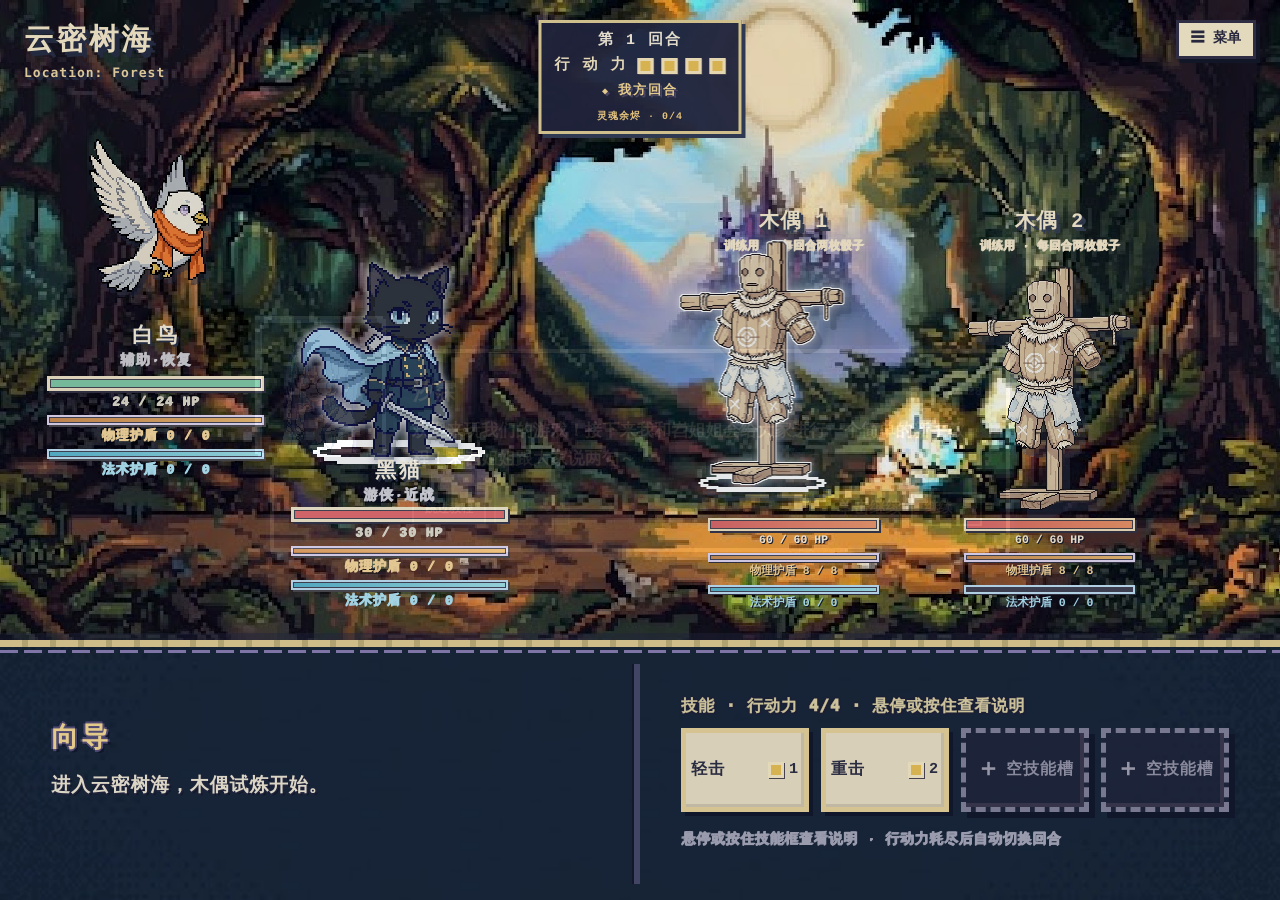
<file: index.html>
<!doctype html>
<html lang="zh-CN">
<head>
  <meta charset="utf-8">
  <meta name="viewport" content="width=device-width, initial-scale=1">
  <meta http-equiv="refresh" content="0;url=Black%20Cat%20and%20White%20Bird.html">
  <title>Black Cat and White Bird</title>
</head>
<body>
  <p><a href="Black%20Cat%20and%20White%20Bird.html">进入《黑猫与白鸟》</a></p>
</body>
</html>
</file>
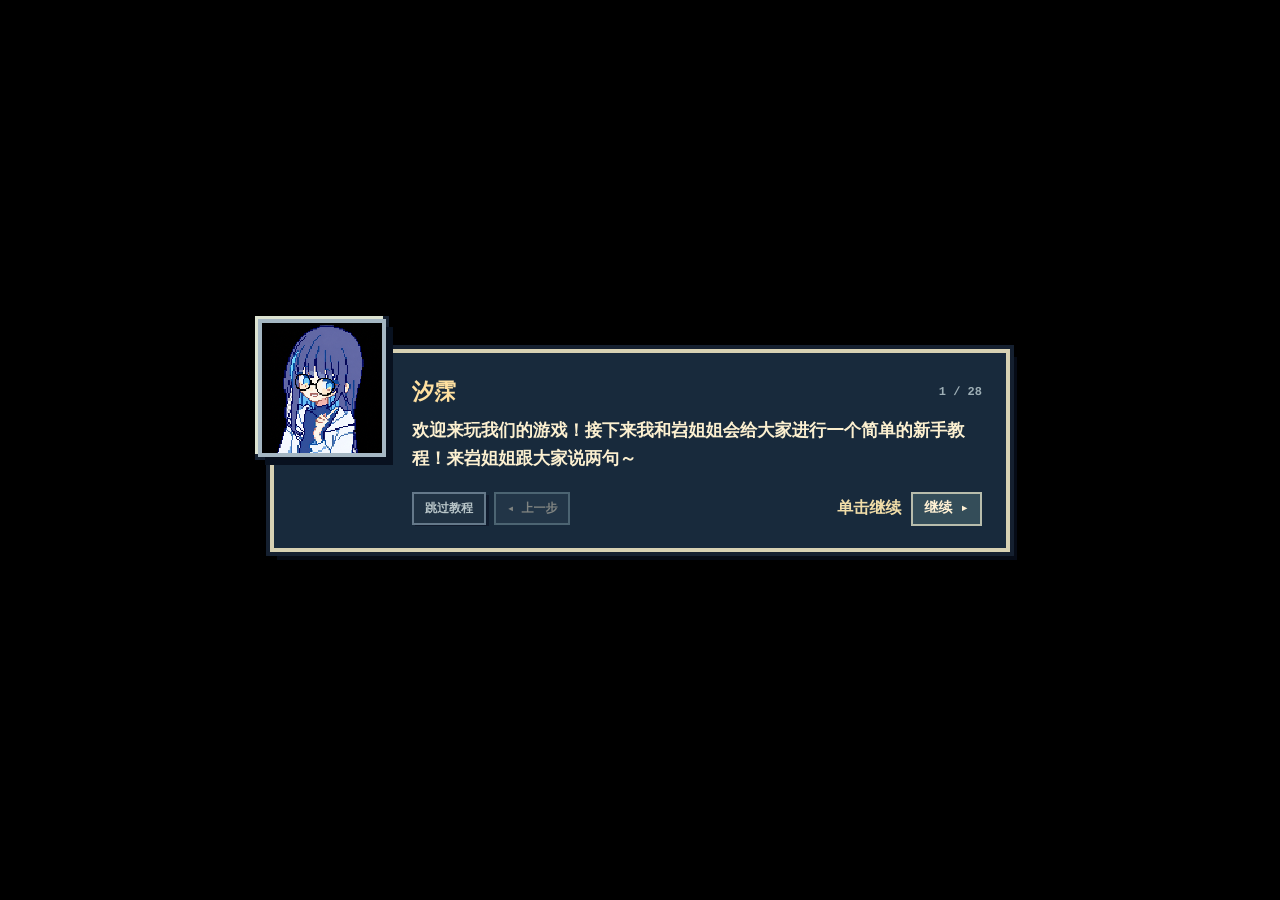
<file: Black Cat and White Bird.html>
<!doctype html>
<html lang="zh-CN">
<head>
<meta charset="utf-8"><meta name="viewport" content="width=device-width,initial-scale=1">
<title>黑猫与白鸟 · 龙息城池</title>
<style>
:root{--ink:#24253d;--cream:#fff8e6;--gold:#f4c66a;--violet:#a99bf2;--red:#ee7477;--sky:#bce8ed;--forest:#466e70;--ground:#8b785f}
*{box-sizing:border-box}html,body{margin:0;width:100%;height:100%;overflow:hidden}body{font-family:"Microsoft YaHei","Noto Sans SC",system-ui,sans-serif;color:var(--cream);background:#17243b}button{font:inherit;color:inherit;cursor:pointer} .game{position:relative;width:100vw;height:100dvh;min-height:540px;overflow:hidden;background:linear-gradient(180deg,#8fbbd5 0%,#c6d8c9 54%,#93806a 54%,#726653 100%);isolation:isolate}
/* layered, blocky forest backdrop */
.sky{position:absolute;inset:0 0 38%;background:linear-gradient(180deg,#9fc7dc,#d7e4ce);z-index:-3}.sun{position:absolute;width:100px;height:100px;right:13%;top:10%;background:#f5df9c;box-shadow:0 0 0 12px #f5df9c35,0 0 0 28px #f5df9c18;image-rendering:pixelated}.cloud{position:absolute;width:110px;height:18px;background:#f2f0d9a8;top:19%;left:32%;box-shadow:16px -13px 0 -3px #f2f0d9a8,34px -13px 0 -3px #f2f0d9a8,50px 0 #f2f0d9a8}.hills{position:absolute;left:-5%;right:-5%;top:33%;height:32%;background:#76968a;clip-path:polygon(0 56%,10% 31%,21% 55%,33% 18%,46% 58%,59% 28%,73% 53%,86% 15%,100% 56%,100% 100%,0 100%);z-index:-2}.hills.back{top:39%;height:27%;background:#9caf8c;opacity:.9;transform:scaleX(-1)}.ground{position:absolute;z-index:-1;left:0;right:0;bottom:0;height:39%;background-color:#908064;background-image:linear-gradient(90deg,transparent 0 48px,#a3927030 48px 52px,transparent 52px),linear-gradient(0deg,transparent 0 48px,#594e4030 48px 52px,transparent 52px);background-size:52px 52px;box-shadow:inset 0 9px #a4937138}.grass{position:absolute;bottom:35%;height:12px;width:28px;background:#668b66;clip-path:polygon(0 100%,10% 30%,25% 100%,42% 0,54% 100%,75% 25%,85% 100%,100% 45%,100% 100%);opacity:.8}
.hud{position:absolute;left:24px;right:24px;top:20px;display:flex;align-items:flex-start;justify-content:space-between;pointer-events:none}.title{color:#fff6df;text-shadow:2px 2px 0 #34415b,4px 4px 0 #34415b;font-weight:900;font-size:clamp(17px,2vw,24px);letter-spacing:2px}.title small{display:block;margin-top:6px;color:#edf2dd;font-size:10px;letter-spacing:2px}.hudright{display:flex;gap:9px;align-items:center;pointer-events:auto}.turn{background:#28334ce8;border:2px solid #e9dfbd;padding:9px 13px;box-shadow:3px 3px 0 #35415d;font-size:12px;font-weight:800;white-space:nowrap}.ap{display:flex;gap:5px;margin-top:6px}.ap i{width:12px;height:12px;background:#f2c85c;border:2px solid #fff3cf;box-shadow:1px 1px #504c58}.ap i.off{background:#555b68;border-color:#93969b}.settings{position:absolute;right:24px;top:78px;z-index:7;color:var(--ink);pointer-events:auto}.settings summary{list-style:none;cursor:pointer;background:#fff7e8;border:2px solid #31334c;padding:7px 10px;font-size:11px;font-weight:800;box-shadow:3px 3px #31334c}.settings summary::-webkit-details-marker{display:none}.settingsbox{width:228px;background:#fff8e8;border:2px solid #31334c;padding:12px;margin-top:5px;box-shadow:4px 4px #31334c}.setting{display:flex;justify-content:space-between;align-items:center;gap:7px;margin:8px 0;font-size:11px}.setting input{width:66px;border:1px solid #c8bd9f;background:white;padding:4px;color:var(--ink)}.settingsbox button{width:100%;color:white;background:#5a527f;border:0;padding:7px;margin-top:5px;font-size:11px;font-weight:700}
.party{position:absolute;left:clamp(15px,4vw,58px);top:50%;transform:translateY(-57%);width:clamp(145px,22vw,265px);display:flex;flex-direction:column;gap:12px;z-index:2}.hero{position:relative;display:flex;align-items:center;gap:8px;padding:8px 9px 7px;background:#29324acb;border:2px solid #e9dfbd;box-shadow:4px 4px 0 #37435c;cursor:pointer;transition:transform .15s,border-color .15s,background .15s}.hero:hover{transform:translateX(5px)}.hero.selected{border-color:#ffe17c;background:#393858ed;box-shadow:0 0 0 2px #f7ce6a,5px 5px #34415b}.hero.down{filter:grayscale(1);opacity:.55}.hero img{width:clamp(78px,12vw,138px);height:clamp(90px,15vw,158px);object-fit:contain;object-position:center bottom;image-rendering:pixelated;filter:drop-shadow(3px 4px #20283c88);flex:none}.hero-info{min-width:0;align-self:flex-start;padding-top:7px}.hero-name{font-size:14px;font-weight:900;text-shadow:1px 2px #171d32}.hero-role{font-size:9px;color:#d6d5dc;margin-top:2px}.hp{width:100%;height:11px;margin-top:9px;background:#424452;border:2px solid #e5dec5;padding:1px}.hp span{display:block;height:100%;width:100%;background:#e66c6e;transition:width .5s;image-rendering:pixelated}.bird .hp span{background:#84d0ad}.hptext{font-size:9px;margin-top:3px;color:#e5e0d1}.selection-mark{font-size:9px;color:#ffe17c;margin-top:7px;white-space:nowrap}
.enemy-wrap{position:absolute;right:clamp(70px,19vw,270px);top:48%;transform:translateY(-50%);width:min(30vw,310px);min-width:200px;text-align:center;z-index:1}.enemy-name{font-size:18px;font-weight:900;text-shadow:2px 2px #384256,4px 4px #384256;letter-spacing:4px}.enemy-sub{font-size:10px;color:#fff2d6;margin:4px 0 7px;text-shadow:1px 1px #333}.enemy-hp{height:17px;width:min(100%,250px);margin:0 auto;background:#4b4a4b;border:3px solid #f7e7c6;padding:1px;box-shadow:3px 3px #4d4c52}.enemy-hp span{height:100%;display:block;width:100%;background:linear-gradient(90deg,#df6869,#f19a6c);transition:width .65s steps(10,end)}.enemy-numbers{font-size:10px;text-shadow:1px 1px #394258;margin-top:4px}.puppet{position:relative;width:clamp(132px,19vw,220px);height:clamp(170px,27vw,290px);margin:15px auto 0;filter:drop-shadow(7px 9px #34415a62);transition:transform .2s}.puppet.hit{animation:hit .34s steps(2,end)}.puppet>img{display:block;width:100%;height:100%;object-fit:contain;image-rendering:pixelated;user-select:none;pointer-events:none}.head{position:absolute;width:44%;height:35%;left:28%;top:5%;background:#bd9a6b;border:8px solid #745d4c;box-shadow:inset 0 0 0 5px #d2b383}.head:before{content:"•   •";white-space:pre;position:absolute;top:36%;left:20%;color:#343248;font-size:24px;font-weight:900;letter-spacing:2px}.head:after{content:"";position:absolute;left:43%;top:71%;width:14%;height:7%;background:#765348}.bodypuppet{position:absolute;left:36%;top:41%;width:28%;height:35%;background:#9b7957;border:6px solid #715743}.arm,.leg{position:absolute;background:#b29269;border:6px solid #715743}.arm.left{width:39%;height:12%;left:2%;top:46%;transform:rotate(19deg)}.arm.right{width:39%;height:12%;right:2%;top:46%;transform:rotate(-19deg)}.leg.left{height:23%;width:13%;left:32%;bottom:0;transform:rotate(4deg)}.leg.right{height:23%;width:13%;right:32%;bottom:0;transform:rotate(-4deg)}.joint{position:absolute;left:46%;top:51%;width:9%;height:9%;background:#725a47;border-radius:50%;z-index:1}.shield-tag{display:none;position:absolute;right:-25px;top:44%;background:#7163af;border:2px solid #eee4c8;padding:5px 7px;font-size:11px;font-weight:800;transform:rotate(7deg);box-shadow:2px 3px #30334a}.shield-tag.on{display:block}
.clickhint{position:absolute;top:26%;left:50%;transform:translateX(-50%);font-size:11px;color:#fff8df;background:#27344d99;padding:7px 12px;border:1px solid #fff2d266;white-space:nowrap;text-shadow:1px 1px #27344d}.dice-wrap{position:absolute;z-index:5;left:59%;top:38%;transform:translate(-50%,-50%);display:none;pointer-events:none}.dice-wrap.show{display:block}.dice{width:66px;height:66px;background:#fff8e6;border:4px solid #35334a;border-radius:9px;box-shadow:6px 7px #41465a;display:grid;place-items:center;color:#4e456d;font-size:38px;font-weight:900;image-rendering:pixelated}.dice.rolling{animation:shake .12s infinite alternate}.dice-caption{font-size:11px;text-align:center;margin-top:9px;color:white;text-shadow:1px 1px 2px #252c42;white-space:nowrap}.float-dmg{position:absolute;z-index:4;right:22%;top:34%;font-size:31px;color:#ff7474;font-weight:1000;text-shadow:2px 2px #fff1ce,4px 4px #493a4d;opacity:0;pointer-events:none}.float-dmg.pop{animation:floatup 1.1s ease-out}
.dialog{position:absolute;z-index:6;bottom:0;left:0;right:0;min-height:195px;padding:16px clamp(16px,4vw,56px) 13px;background:linear-gradient(180deg,#262a42f2,#20243bf7);border-top:4px solid #f1d998;box-shadow:0 -7px 0 #2529436b;display:grid;grid-template-columns:minmax(180px,260px) 1fr;gap:20px}.dialog-left{border-right:1px solid #ffffff2b;padding-right:18px}.speaker{font-size:16px;font-weight:900;color:#ffe39c;text-shadow:2px 2px #584d68}.dialog-text{font-size:12px;line-height:1.7;color:#f7f0df;margin-top:8px;min-height:41px}.dialog-right{display:flex;flex-direction:column;justify-content:space-between;min-width:0}.prompt{font-size:10px;color:#b9bad0;margin:0 0 8px}.skill-buttons{display:flex;flex-wrap:wrap;gap:8px}.skill-btn,.target-btn,.end-btn{border:2px solid #f0dba4;background:#f3e9cf;color:#30324a;padding:9px 12px;min-width:122px;text-align:left;font-size:11px;font-weight:900;box-shadow:3px 3px #131a30;transition:transform .1s,background .1s}.skill-btn:hover,.target-btn:hover,.end-btn:hover{background:#ffe18c;transform:translateY(-2px)}.skill-btn:disabled,.end-btn:disabled{opacity:.4;filter:grayscale(.6);cursor:not-allowed;transform:none}.skill-btn small{display:block;font-size:9px;color:#6c6980;font-weight:500;margin-top:3px}.end-btn{min-width:100px;background:#8272c1;color:white;border-color:#e4d7ff;text-align:center}.skill-btn.magic{border-color:#c8bbff}.skill-btn.heal{border-color:#9dd8b0}.btnrow{display:flex;align-items:center;gap:8px;flex-wrap:wrap}.tinyhint{font-size:9px;color:#aeb0c4;margin-top:7px}.toast{position:absolute;z-index:3;left:50%;top:22%;transform:translateX(-50%);background:#29334add;border:1px solid #fff0c6;padding:9px 15px;font-size:12px;opacity:0;transition:opacity .2s;pointer-events:none;white-space:nowrap}.toast.show{opacity:1}
@keyframes shake{from{transform:rotate(-14deg) scale(.96)}to{transform:rotate(14deg) scale(1.04)}}@keyframes hit{0%,100%{transform:translateX(0);filter:brightness(1)}30%{transform:translateX(-13px);filter:brightness(2)}70%{transform:translateX(9px);filter:brightness(1.5)}}@keyframes floatup{0%{opacity:0;transform:translateY(8px) scale(.7)}20%{opacity:1;transform:translateY(-6px) scale(1.2)}100%{opacity:0;transform:translateY(-56px) scale(1)}}
@media(max-width:700px){.game{min-height:600px}.hud{left:13px;right:13px;top:12px}.title{font-size:16px}.title small{font-size:8px}.turn{font-size:10px;padding:7px}.settings{right:13px;top:70px}.settings summary{font-size:10px;padding:5px 8px}.party{left:9px;top:42%;width:132px;gap:7px}.hero{gap:4px;padding:5px}.hero img{width:70px;height:86px}.hero-info{padding-top:4px}.hero-name{font-size:12px}.hero-role{font-size:8px}.selection-mark{font-size:8px}.hptext{font-size:8px}.enemy-wrap{right:4%;top:42%;width:46%;min-width:140px}.puppet{width:132px;height:170px}.enemy-name{font-size:15px}.enemy-hp{height:14px}.clickhint{top:24%;font-size:9px}.dialog{min-height:220px;padding:12px 13px 10px;grid-template-columns:115px 1fr;gap:11px}.dialog-left{padding-right:10px}.speaker{font-size:13px}.dialog-text{font-size:10px}.skill-btn,.target-btn,.end-btn{min-width:calc(50% - 5px);padding:8px 7px;font-size:10px}.skill-btn small{font-size:8px}.prompt{font-size:9px;margin-bottom:5px}.tinyhint{font-size:8px}.dice-wrap{left:65%;top:32%}.dice{width:55px;height:55px;font-size:32px}.float-dmg{right:7%;top:31%;font-size:25px}}
@media(max-height:650px){.dialog{min-height:160px}.party{top:44%}.hero img{height:100px}.enemy-wrap{top:43%}.puppet{height:185px;width:145px}.clickhint{top:23%}}
/* Pixel portrait UI pass: unframed party sprites, centered action points, split dialogue. */
.hudright{position:absolute;left:50%;top:0;transform:translateX(-50%)}
.turn{display:flex;flex-direction:column;align-items:center;gap:7px;min-width:190px;padding:10px 18px;background:#242943f2;border:3px solid #e9d79f;box-shadow:4px 4px 0 #4a4a5b;font-size:13px}
.ap{align-items:center;gap:9px;margin:0}.ap:before{content:"行 动 力";font-size:16px;font-weight:900;letter-spacing:2px;color:#fff2cf;margin-right:5px}.ap i{width:20px;height:20px;border:3px solid #fff1c7;background:#f2c85c;box-shadow:2px 2px #685c69}.ap i.off{background:#565868;border-color:#aaa9a9}
.party{left:clamp(12px,3vw,46px);top:49%;transform:translateY(-50%);width:clamp(150px,20vw,235px);gap:0}
.hero,.hero.selected,.hero:hover{display:flex;position:relative;flex-direction:column;align-items:center;gap:0;padding:0;background:transparent;border:0;box-shadow:none;transform:none;cursor:pointer}
.hero img{width:clamp(126px,17vw,205px);height:clamp(165px,24vh,228px);object-fit:contain;object-position:center bottom;filter:drop-shadow(3px 5px #24314a77);transition:filter .15s,transform .15s}
.hero:hover img{transform:translateY(-4px)}.hero.selected img{filter:drop-shadow(0 0 8px #fff) drop-shadow(3px 5px #24314a88)}
.hero:after{content:"";position:absolute;left:50%;bottom:71px;width:56%;height:17px;transform:translateX(-50%);border:3px solid #fff;border-radius:50%;box-shadow:0 0 7px 2px #fff9;opacity:0;transition:opacity .15s;pointer-events:none}
.hero.selected:after{opacity:1}.hero.down img{filter:grayscale(1);opacity:.5}.hero-info{align-self:stretch;text-align:center;padding:0 9px 3px;margin-top:-2px}.hero-name{font-size:16px;letter-spacing:2px;text-shadow:2px 2px #29334b}.hero-role{font-size:11px}.hp{height:13px;margin-top:6px;border:2px solid #f6ebcf;background:#454755;box-shadow:2px 2px #343448}.hptext{font-size:11px;font-weight:700;text-shadow:1px 1px #26314b}.selection-mark{display:none}
.enemy-wrap{right:clamp(50px,15vw,220px);top:46%;width:min(28vw,300px);min-width:190px;display:flex;flex-direction:column;align-items:center}
.enemy-name{order:0;font-size:21px;color:#fff4d9;letter-spacing:5px}.enemy-sub{order:1;font-size:11px}.puppet{order:2;margin:5px auto 0;width:clamp(132px,17vw,205px);height:clamp(158px,23vh,220px)}
.enemy-bars{order:3;width:min(100%,250px);margin-top:-1px;position:relative;z-index:2;text-align:center}.enemy-hp{height:15px;width:100%;border:3px solid #f5e6c3;background:#4a4651;padding:1px;box-shadow:3px 3px #4d4c52}.enemy-numbers{font-size:12px;font-weight:800;margin:3px 0 5px}.shield-track{height:10px;border:2px solid #e8defa;background:#454659;padding:1px;box-shadow:2px 2px #4d4c52}.shield-track span{display:block;width:100%;height:100%;background:#a99bf2;transition:width .5s steps(8,end)}.shield-label{font-size:10px;color:#eee6ff;margin-top:3px;text-shadow:1px 1px #333}
.shield-tag{display:none!important}
.dice-wrap{left:50%;top:46%;transform:translate(-50%,-50%)}.dice{width:82px;height:82px;border:4px solid #33314a;border-radius:4px;box-shadow:7px 7px #34364d;font-size:47px;image-rendering:pixelated}.dice-caption{font-size:15px;font-weight:900;text-shadow:2px 2px #252c42}
.dialog{height:var(--dialog-height);min-height:var(--dialog-height);padding:19px clamp(18px,4vw,58px) 16px;grid-template-columns:1fr 1fr;gap:0;background:#242943f5;border-top:5px solid #f1d998;box-shadow:0 -7px 0 #2529436b}
.dialog-left{display:flex;flex-direction:column;justify-content:center;border-right:3px solid #e8d79a70;padding:0 7% 0 0}.speaker{font-size:22px;letter-spacing:2px}.dialog-text{font-size:16px;line-height:1.8;margin-top:12px;min-height:60px}.dialog-right{padding-left:7%;justify-content:center;gap:13px}.prompt{font-size:14px;font-weight:700;color:#e5d9ae;margin:0 0 11px}.skill-buttons{gap:12px}.skill-btn,.target-btn,.end-btn{min-width:160px;min-height:74px;padding:13px 16px;border:3px solid #f0dba4;background:#f3e9cf;color:#30324a;font-size:16px;box-shadow:4px 4px #131a30}.skill-btn small{font-size:12px;margin-top:6px}.skill-btn.magic{border-color:#c8bbff}.skill-btn.heal{border-color:#9dd8b0}.btnrow{margin-top:4px;justify-content:space-between}.tinyhint{font-size:12px;margin:0}.end-btn{min-width:140px;min-height:48px;text-align:center;padding:9px 12px;background:#8272c1;color:white;border-color:#e4d7ff;font-size:14px}
.clickhint{top:22%;font-size:14px;padding:10px 16px;border:2px solid #f4e9c8;background:#28324bdd;box-shadow:3px 3px #41445b}.float-dmg{right:19%;top:31%;font-size:40px;text-shadow:2px 2px #fff1ce,5px 5px #493a4d}
@media(max-width:700px){.hudright{top:48px}.turn{min-width:160px;padding:7px 11px}.ap:before{font-size:13px}.ap i{width:16px;height:16px}.settings{top:116px}.party{top:43%;left:5px;width:126px}.hero img{width:112px;height:clamp(120px,19vh,160px)}.hero:after{bottom:58px;width:65%;height:13px}.hero-name{font-size:13px}.hero-role{font-size:9px}.hp{height:11px;margin-top:4px}.hptext{font-size:9px}.enemy-wrap{top:42%;right:2%;width:46%;min-width:135px}.enemy-name{font-size:16px}.enemy-sub{font-size:9px;margin:2px 0}.puppet{width:120px;height:clamp(130px,19vh,160px);margin-top:4px}.enemy-bars{width:95%}.enemy-hp{height:12px}.enemy-numbers{font-size:10px}.shield-track{height:8px}.shield-label{font-size:9px}.dialog{min-height:230px;padding:12px 12px 10px;grid-template-columns:1fr 1fr}.dialog-left{padding-right:10px}.speaker{font-size:16px}.dialog-text{font-size:12px;min-height:45px;margin-top:6px}.dialog-right{padding-left:10px;gap:7px}.prompt{font-size:11px;margin-bottom:6px}.skill-buttons{gap:6px}.skill-btn,.target-btn{min-width:calc(50% - 4px);min-height:62px;padding:8px 7px;font-size:12px;box-shadow:3px 3px #131a30}.skill-btn small{font-size:9px;margin-top:4px}.btnrow{gap:4px}.tinyhint{font-size:9px;max-width:55%}.end-btn{min-width:94px;min-height:40px;font-size:11px;padding:6px}.clickhint{top:25%;font-size:10px}.dice-wrap{left:50%;top:40%}.dice{width:66px;height:66px;font-size:36px}.dice-caption{font-size:12px}}
@media(max-height:650px) and (min-width:701px){.dialog{min-height:170px}.hero img{height:17vh}.party{top:46%}.hero:after{bottom:67px}.enemy-wrap{top:43%}.puppet{height:17vh}.dice-wrap{top:42%}}
/* Stagger the two unframed allies and give their selection marker a pixel stepped edge. */
.party{inset:0;width:100%;height:100%;left:0;top:0;transform:none;display:block;pointer-events:none}
.hero.cat,.hero.bird{position:absolute;width:clamp(145px,20vw,235px);pointer-events:auto}
.hero.cat{left:clamp(132px,17vw,245px);top:39%}
.hero.bird{left:clamp(8px,3vw,46px);top:12%}
.hero:after{bottom:65px;width:58%;height:15px;border:0;border-radius:0;box-shadow:none;background:radial-gradient(ellipse,transparent 53%,#fff 57%);clip-path:polygon(16% 0,84% 0,84% 14%,94% 14%,94% 28%,100% 28%,100% 72%,94% 72%,94% 86%,84% 86%,84% 100%,16% 100%,16% 86%,6% 86%,6% 72%,0 72%,0 28%,6% 28%,6% 14%,16% 14%);filter:none;image-rendering:pixelated;z-index:0}
.hero.selected:after{opacity:1}
.hero img{position:relative;z-index:1}.hero-info{position:relative;z-index:1}.hero.selected img{filter:drop-shadow(0 0 5px #fff) drop-shadow(3px 5px #24314a88)}
.hero.targetable{cursor:crosshair}.hero.targetable img{animation:targetGlow .55s steps(2,end) infinite alternate}.hero.cannot-heal{opacity:.52;filter:grayscale(.55)}
.party{z-index:auto}.hero,.hero:hover,.hero.down,.hero.cannot-heal{transform:none;filter:none}.hero.down,.hero.cannot-heal{opacity:1}.hero img{z-index:12}.hero-info{z-index:1}.hero.cannot-heal .hero-info{opacity:.28}.hero.down img{opacity:.6;filter:grayscale(1)}
.target-dim{display:none;position:absolute;z-index:8;inset:0;background:rgba(5,8,20,.68);pointer-events:none}.game.heal-select .target-dim{display:block}
.dice-pair{display:flex;justify-content:center;gap:13px}.dice-pair:not(.double) #dice2{display:none}.dice-pair.double .dice{width:72px;height:72px;font-size:41px}
@keyframes targetGlow{from{filter:drop-shadow(0 0 0 #fff)}to{filter:drop-shadow(0 0 9px #fff) brightness(1.12)}}
.turn-status{font-size:14px;letter-spacing:2px;color:#ffe49d;text-shadow:2px 2px #574e70;font-weight:900}.turn-status.enemy{color:#ffaaa4}.turn-status:before{content:"◆ ";font-size:10px}
.turn-banner{position:absolute;z-index:12;inset:0;display:none;align-items:center;justify-content:center;background:#17203970;pointer-events:none}.turn-banner.show{display:flex;animation:bannerFade 1.45s steps(7,end) both}.turn-banner span{padding:19px 36px;background:#282c48;border:5px solid #f0d898;box-shadow:0 0 0 5px #3b3c59,10px 10px 0 #151a30;color:#fff4d4;font-size:clamp(25px,5vw,48px);font-weight:1000;letter-spacing:8px;text-shadow:4px 4px #79649b;clip-path:polygon(5% 0,95% 0,95% 10%,100% 10%,100% 90%,95% 90%,95% 100%,5% 100%,5% 90%,0 90%,0 10%,5% 10%)}
.hero.hit{animation:allyShake .38s steps(2,end)}.hero.hit img{animation:allyFlash .38s steps(2,end)}
@keyframes allyShake{0%,100%{transform:translateX(0)}25%{transform:translateX(-7px)}50%{transform:translateX(5px)}75%{transform:translateX(-3px)}}
@keyframes allyFlash{0%,100%{filter:none}30%,65%{filter:brightness(2.6) grayscale(1)}}
@keyframes bannerFade{0%{opacity:0}12%,75%{opacity:1}100%{opacity:0}}
.dialog{border:0;padding-top:24px;background-color:#242943;background-image:linear-gradient(#ffffff13 2px,transparent 2px),linear-gradient(90deg,#ffffff13 2px,transparent 2px),linear-gradient(180deg,#2c3150,#20243b);background-size:16px 16px,16px 16px,100% 100%;box-shadow:inset 0 5px #f1d998,inset 0 9px #343856,0 -7px 0 #2529436b}
.dialog:before,.dialog:after{content:"";position:absolute;left:0;right:0;height:5px;background:repeating-linear-gradient(90deg,#e8d59a 0 18px,#c7b77f 18px 22px);pointer-events:none}
.dialog:before{top:0}.dialog:after{top:7px;height:2px;background:repeating-linear-gradient(90deg,#8e83ba 0 12px,transparent 12px 16px)}
.dialog-left{border-right:4px solid #4b4e70;box-shadow:inset -2px 0 #151a30}.dialog-right{position:relative}
.speaker{text-shadow:2px 0 #5a527f,-2px 0 #5a527f,0 2px #5a527f,0 -2px #5a527f,3px 3px #131a30}
.skill-btn,.target-btn,.end-btn{border-width:3px;box-shadow:4px 4px 0 #131a30, inset -3px -3px #3d3b55}.skill-btn:active,.target-btn:active,.end-btn:active{transform:translate(2px,2px);box-shadow:2px 2px 0 #131a30}
.skill-btn,.target-btn,.end-btn,.settings summary,.settingsbox button{border-radius:0;outline-offset:2px;image-rendering:pixelated}
.skill-buttons{display:grid;grid-template-columns:repeat(4,minmax(0,1fr));gap:9px;overflow:visible}
.skill-btn,.skill-empty{position:relative;display:flex;align-items:center;justify-content:center;width:100%;min-width:0;height:76px;min-height:76px;padding:7px 5px;text-align:center;font-size:14px;line-height:1.3}
.skill-title{display:block}.skill-btn small{display:none}
.skill-tip{position:absolute;z-index:20;left:50%;bottom:calc(100% + 8px);transform:translate(-50%,4px);width:max-content;max-width:min(280px,75vw);padding:9px 11px;background:#20243b;color:#fff5d8;border:3px solid #f0dba4;box-shadow:4px 4px #131a30;font-size:12px;font-weight:600;line-height:1.5;text-align:left;opacity:0;visibility:hidden;pointer-events:none;transition:opacity .12s,transform .12s}
.skill-btn:hover .skill-tip,.skill-btn:focus-visible .skill-tip,.skill-btn:active .skill-tip{opacity:1;visibility:visible;transform:translate(-50%,0)}
.skill-empty{border:3px dashed #8787a2;background:#252a44a8;color:#9b9bb0;box-shadow:inset 0 0 0 2px #1c2238;font-size:12px}
.skill-empty:before{content:"＋";font-size:19px;color:#aaa9bc;margin-right:5px}
.skill-buttons .restart-btn{background:#8071ba;color:white;text-align:center}
.dialog .tinyhint{font-size:13px;line-height:1.6}
.game{--dialog-height:260px;background:#253037}
.forest-background{position:absolute;z-index:-2;left:0;right:0;top:0;bottom:var(--dialog-height);width:100%;height:calc(100% - var(--dialog-height));object-fit:contain;object-position:center center;image-rendering:pixelated;pointer-events:none}
.sky,.sun,.cloud,.hills,.ground,.grass{display:none}
.title{position:absolute;left:0;right:auto;top:0;text-align:left;color:#fff3d4;text-shadow:3px 3px #293047,5px 5px #293047;font-size:clamp(20px,2.6vw,32px);letter-spacing:3px}
.title small{font-family:ui-monospace,Consolas,monospace;font-size:12px;letter-spacing:1px;color:#f5dfac;text-shadow:2px 2px #293047}
body,button,input,.title,.turn,.turn-status,.hero-name,.hero-role,.hptext,.enemy-name,.enemy-sub,.enemy-numbers,.shield-label,.dialog,.clickhint,.settings,.dice-caption,.prompt,.skill-btn,.skill-empty,.tinyhint{font-family:"Courier New","Microsoft YaHei",monospace;-webkit-font-smoothing:none;text-rendering:geometricPrecision}
.title,.turn,.turn-status,.hero-name,.enemy-name,.speaker,.prompt,.skill-btn,.skill-empty,.settings summary,.settings button{font-weight:900;letter-spacing:.55px}
.hero-role,.hptext,.enemy-sub,.enemy-numbers,.shield-label,.dialog-text,.clickhint,.tinyhint,.skill-tip,.setting{font-weight:700;letter-spacing:.35px;text-shadow:1px 0 currentColor,0 1px currentColor}
@media(max-width:700px){.hero.cat{left:clamp(100px,30vw,185px);top:39%}.hero.bird{left:4px;top:16%}.hero.cat,.hero.bird{width:clamp(116px,34vw,150px)}.hero:after{bottom:62px;width:66%;height:12px}.hero.cat img,.hero.bird img{width:clamp(100px,29vw,124px);height:clamp(120px,19vh,150px)}}
@media(max-width:700px){.game{--dialog-height:238px}.skill-buttons{grid-template-columns:repeat(2,minmax(0,1fr));gap:6px}.skill-btn,.skill-empty{height:54px;min-height:54px;font-size:11px;padding:5px 3px}.skill-tip{font-size:10px;max-width:65vw}.skill-empty{font-size:10px}.dialog .tinyhint{font-size:10px}}
@media(max-height:650px) and (min-width:701px){.hero.cat{top:38%}.hero.bird{top:9%}.hero:after{bottom:61px}}
/* Larger, chunkier pixel presentation across every UI label. */
body,body *{font-family:"Courier New","Microsoft YaHei",monospace;-webkit-font-smoothing:none;font-weight:700}
.title{font-size:clamp(28px,3.4vw,42px);letter-spacing:4px;text-shadow:4px 4px #293047,7px 7px #293047}
.title small{font-size:16px;letter-spacing:2px;text-shadow:2px 2px #293047,3px 3px #293047}
.turn{border-width:4px;box-shadow:6px 6px #35415d;padding:12px 19px;gap:9px}.turn>span:first-child{font-size:17px;letter-spacing:2px}.ap:before{font-size:18px;letter-spacing:3px}.ap{gap:11px}.ap i{width:22px;height:22px;border-width:4px;box-shadow:2px 2px #504c58}.turn-status{font-size:16px;letter-spacing:3px}
.hero-name{font-size:21px;letter-spacing:3px}.hero-role{font-size:14px;letter-spacing:1.5px}.hp{height:15px;border-width:3px}.hptext{font-size:13px;letter-spacing:1px}
.enemy-name{font-size:25px;letter-spacing:6px}.enemy-sub{font-size:14px}.enemy-hp{height:18px;border-width:4px}.enemy-numbers,.shield-label{font-size:13px;letter-spacing:1px}.shield-track{height:12px;border-width:3px}
.dialog{background-size:24px 24px,24px 24px,100% 100%;box-shadow:inset 0 7px #f1d998,inset 0 12px #343856,0 -9px 0 #2529436b}
.dialog:before{height:7px;background:repeating-linear-gradient(90deg,#e8d59a 0 22px,#c7b77f 22px 28px)}.dialog:after{top:10px;height:3px;background:repeating-linear-gradient(90deg,#8e83ba 0 18px,transparent 18px 24px)}
.dialog-left{border-right-width:6px}.speaker{font-size:27px;letter-spacing:3px}.dialog-text{font-size:19px;line-height:1.85;letter-spacing:.8px;text-shadow:2px 0 #242943,0 2px #242943,2px 2px #151a30}
.prompt{font-size:16px;letter-spacing:1px}.skill-buttons{gap:12px}.skill-btn,.skill-empty{height:84px;min-height:84px;border-width:5px;font-size:16px;letter-spacing:1px;box-shadow:6px 6px #131a30,inset -4px -4px #3d3b55}.skill-empty{border-width:5px;letter-spacing:1px}.skill-empty:before{font-size:24px}.skill-tip{border-width:4px;box-shadow:6px 6px #131a30;font-size:15px;padding:12px 15px;letter-spacing:.5px;text-shadow:none}
.dialog .tinyhint{font-size:14px;letter-spacing:.7px}.clickhint{font-size:16px;padding:12px 18px;border-width:4px;box-shadow:5px 5px #41445b}.dice-caption{font-size:17px;letter-spacing:1px}.settings summary{font-size:15px;padding:10px 13px;border-width:4px;box-shadow:5px 5px #31334c}.setting{font-size:14px}.setting input{font-family:monospace;font-size:15px}.settingsbox button{font-size:14px;padding:10px;border:3px solid #d0c5e9;box-shadow:4px 4px #31334c}
@media(max-width:700px){.title{font-size:25px}.title small{font-size:13px}.turn{padding:8px 12px}.turn>span:first-child{font-size:14px}.ap:before{font-size:14px}.ap i{width:18px;height:18px}.turn-status{font-size:13px}.hero-name{font-size:16px}.hero-role{font-size:11px}.hptext{font-size:11px}.enemy-name{font-size:19px}.enemy-sub{font-size:11px}.enemy-numbers,.shield-label{font-size:11px}.dialog-text{font-size:14px;line-height:1.65}.speaker{font-size:20px}.prompt{font-size:12px}.skill-buttons{gap:8px}.skill-btn,.skill-empty{height:64px;min-height:64px;font-size:13px;border-width:4px;box-shadow:4px 4px #131a30,inset -3px -3px #3d3b55}.skill-empty:before{font-size:19px}.skill-tip{font-size:12px;padding:9px 11px;border-width:3px}.dialog .tinyhint{font-size:11px}.clickhint{font-size:12px;padding:9px 12px}.settings summary{font-size:12px}.setting{font-size:12px}}
/* Compact AP, smaller location header, square skill costs, and a focused heal target mode. */
.title{font-size:clamp(21px,2.3vw,30px);letter-spacing:3px;text-shadow:3px 3px #293047,5px 5px #293047}.title small{font-size:13px;letter-spacing:1px}
.turn{min-width:160px;padding:8px 13px;gap:6px;border-width:3px;box-shadow:4px 4px #35415d}.turn>span:first-child{font-size:15px}.ap{gap:8px}.ap:before{font-size:15px;letter-spacing:2px;margin-right:2px}.ap i{width:16px;height:16px;border-width:3px;box-shadow:1px 1px #504c58}.turn-status{font-size:13px;letter-spacing:2px}
.skill-title{display:flex;align-items:center;justify-content:space-between;gap:8px;width:100%}.skill-cost{display:inline-flex;align-items:center;gap:5px;white-space:nowrap;font-size:.95em}.skill-cost i{display:inline-block;width:16px;height:16px;flex:none;background:#f2c85c;border:3px solid #fff3cf;box-shadow:1px 1px #504c58}
@media(max-width:700px){.title{font-size:20px}.title small{font-size:11px}.turn{min-width:143px;padding:6px 9px}.turn>span:first-child{font-size:12px}.ap:before{font-size:12px}.ap i{width:14px;height:14px;border-width:2px}.turn-status{font-size:11px}.skill-cost i{width:13px;height:13px;border-width:2px}}
.hero.cat .hp{margin-top:2px}
.dice-wrap{top:39%}.dice-caption{margin-top:15px}
.damage-pop{position:absolute;z-index:6;top:52%;font-size:31px;line-height:1;color:#f16d72;font-weight:1000;letter-spacing:2px;text-shadow:3px 3px #2a263e,5px 5px #f8e6bd;opacity:0;pointer-events:none;white-space:nowrap}
.damage-hp{left:calc(50% + 88px)}.damage-shield{left:calc(50% - 145px);color:#b9a8ff;text-shadow:3px 3px #2a263e,5px 5px #e7defe}
.damage-pop.pop{animation:floatup 1.15s steps(7,end)}
@media(max-width:700px){.hero.cat .hp{margin-top:1px}.dice-wrap{top:34%}.dice-caption{margin-top:13px}.damage-pop{top:51%;font-size:23px}.damage-hp{left:calc(50% + 42px)}.damage-shield{left:calc(50% - 93px)}}
.damage-pop{top:50%;font-size:40px;padding:6px 11px;background:#171a2feF;border:4px solid currentColor;box-shadow:6px 6px #090e1f;color:#ff626b;-webkit-text-stroke:1px #fff0cc;text-shadow:3px 0 currentColor,-3px 0 currentColor,0 3px currentColor,0 -3px currentColor,5px 5px #090e1f;image-rendering:pixelated}
.damage-shield{color:#c1a9ff;-webkit-text-stroke:1px #f4eaff}
.damage-pop.pop{animation:damageNotice 2.7s steps(5,end) forwards}
@keyframes damageNotice{0%{opacity:0;transform:translateY(8px) scale(.9)}8%{opacity:1;transform:translateY(0) scale(1)}72%{opacity:1;transform:translateY(-10px) scale(1)}100%{opacity:0;transform:translateY(-23px) scale(1)}}
.hp{position:relative}.ally-damage{display:none;position:absolute;z-index:16;left:calc(100% + 8px);top:50%;transform:translateY(-50%);padding:3px 7px;background:#171a2fee;color:#ff626b;border:3px solid #ff626b;box-shadow:4px 4px #090e1f;font:900 26px/1 "Courier New",monospace;letter-spacing:1px;-webkit-text-stroke:.5px #fff0cc;text-shadow:2px 2px #090e1f;white-space:nowrap;pointer-events:none}
.ally-damage.show{display:block;animation:damageNotice 2.7s steps(5,end) forwards}
@media(max-width:700px){.damage-pop{font-size:29px;padding:4px 7px;border-width:3px;box-shadow:4px 4px #090e1f}.ally-damage{left:calc(100% + 3px);font-size:18px;padding:2px 4px;border-width:2px;box-shadow:3px 3px #090e1f}}
/* Updated training dummy portrait: slightly larger while retaining the hit animation. */
.puppet{width:clamp(170px,23vw,275px);height:clamp(220px,31vh,300px)}
@media(max-width:700px){.puppet{width:clamp(145px,37vw,185px);height:clamp(165px,25vh,205px)}}
/* Damage types use separate shields: physical blocks weapon hits, magic blocks enchant damage. */
.shield-track.physical-shield{margin-top:5px}.physical-shield span{background:linear-gradient(90deg,#d39257,#f0c078)}
.shield-track.magic-shield{margin-top:5px;border-color:#c7e9ff}.magic-shield span{background:linear-gradient(90deg,#5bbbd6,#a6e9f1)}
.shield-label.physical-label{color:#ffe0a5}.shield-label.magic-label{color:#b7edff;margin-bottom:4px}
.damage-magic{left:calc(50% - 30px);color:#79def1;-webkit-text-stroke:1px #e9fcff;text-shadow:3px 0 #287e9b,-3px 0 #287e9b,0 3px #287e9b,0 -3px #287e9b,5px 5px #090e1f}
@media(max-width:700px){.damage-magic{left:calc(50% - 20px)}}
/* Cleaner allied damage numbers and crisp pixel style for dice results/calculations. */
.ally-damage{padding:0!important;background:transparent!important;border:0!important;box-shadow:none!important;font-family:monospace!important;font-size:clamp(20px,2vw,27px)!important;font-weight:1000!important;letter-spacing:1px;-webkit-text-stroke:0!important;text-shadow:2px 2px #171a2f,0 0 4px #171a2f!important}
.hero.cat .ally-damage{color:#e66c6e!important}.hero.bird .ally-damage{color:#84d0ad!important}
.ally-damage.show{animation:allyDamageFloat 2.15s cubic-bezier(.16,.72,.24,1) forwards!important}
@keyframes allyDamageFloat{0%{opacity:0;transform:translateY(calc(-50% + 8px)) scale(.82)}12%{opacity:1;transform:translateY(-50%) scale(1.08)}24%{transform:translateY(calc(-50% - 2px)) scale(1)}82%{opacity:1;transform:translateY(calc(-50% - 12px)) scale(1)}100%{opacity:0;transform:translateY(calc(-50% - 21px)) scale(.98)}}
.dice,.dice-caption,#prompt,#dialogText{font-family:monospace!important;-webkit-font-smoothing:none!important;text-rendering:geometricPrecision!important}
.dice{font-weight:1000!important;color:#342e50!important;text-shadow:2px 0 #d6c9a8,-2px 0 #d6c9a8,0 2px #d6c9a8,0 -2px #d6c9a8,3px 3px #817b91!important}
.dice-caption,#prompt{font-weight:1000!important;letter-spacing:1px!important;text-shadow:2px 0 #20243c, -2px 0 #20243c,0 2px #20243c,0 -2px #20243c,2px 2px #20243c!important;-webkit-text-stroke:.25px currentColor}
@media(max-width:700px){.ally-damage{font-size:18px!important}.dice-caption,#prompt{letter-spacing:.5px!important}}
/* Remove the badge backing from enemy damage numbers. */
.damage-pop{background:transparent!important;border:0!important;box-shadow:none!important;padding:0!important}
/* Match floating shield damage numbers to the corresponding shield bars. */
.damage-shield{color:#f0c078!important;-webkit-text-stroke:1px #fff0d0!important;text-shadow:2px 2px #352b26,0 0 5px #352b26!important}
.damage-magic{color:#a6e9f1!important;-webkit-text-stroke:1px #e9fcff!important;text-shadow:2px 2px #174958,0 0 5px #174958!important}
/* Smooth continuous float for enemy HP and both shield damage numbers. */
.damage-pop.pop{animation:enemyDamageFloat 2.2s cubic-bezier(.18,.68,.28,1) forwards!important}
@keyframes enemyDamageFloat{0%{opacity:0;transform:translateY(12px) scale(.82)}10%{opacity:1;transform:translateY(0) scale(1.08)}22%{transform:translateY(-3px) scale(1)}82%{opacity:1;transform:translateY(-22px) scale(1)}100%{opacity:0;transform:translateY(-34px) scale(.98)}}
/* Restore the crisp pixel UI panels and fill the full scene area with the forest art. */
.forest-background{object-fit:cover!important;object-position:center center!important}
.sky,.sun,.cloud,.hills,.ground,.grass{display:none!important}
.dialog{background:#17263c url("assets/dialog-panel.png") center center/cover no-repeat!important;border:0!important;box-shadow:inset 0 5px #d9c79a,0 -7px 0 #2529436b!important}
.dialog:before,.dialog:after{display:block!important;content:"";position:absolute;left:0;right:0;pointer-events:none;height:7px;background:repeating-linear-gradient(90deg,#e8d59a 0 22px,#c7b77f 22px 28px)}
.dialog:before{top:0}.dialog:after{top:10px;height:3px;background:repeating-linear-gradient(90deg,#8e83ba 0 18px,transparent 18px 24px)}

/* Soul Ember reward, companion emblem, and allied physical shields. */
.dice.d4{clip-path:polygon(50% 0,96% 86%,4% 86%);border-radius:0!important;background:#f3dfb2!important;padding-bottom:5px;box-shadow:5px 6px #41465a!important}
.ember-meter{position:relative;margin-top:4px;font-size:10px;color:#ffd98c;letter-spacing:1px;text-shadow:1px 1px #252943;white-space:nowrap;cursor:help}
.ember-meter:after{content:attr(data-tip);display:none;position:absolute;z-index:60;top:100%;left:50%;transform:translateX(-50%);width:min(330px,82vw);padding:9px 11px;background:#17263c;border:2px solid #e9d69d;box-shadow:3px 3px #101729;color:#fff2ce;text-shadow:none;white-space:normal;line-height:1.55;text-align:left;letter-spacing:0}
.ember-meter:hover:after,.ember-meter:focus:after{display:block}
.ally-shield{position:relative;height:8px;width:100%;margin-top:3px;background:#343e50;border:1px solid #e9dfbd;overflow:visible}
.ally-shield i{display:block;height:100%;width:0;background:linear-gradient(90deg,#d39257,#f0c078);transition:width .35s ease}
.ally-shield b{position:absolute;left:calc(100% + 4px);top:-5px;font-size:8px;color:#ffe0a5;white-space:nowrap;text-shadow:1px 1px #151a30}
.acquired-hero{display:none;position:absolute;z-index:5;right:clamp(12px,2vw,30px);top:43%;width:64px;padding:6px 4px;background:#273149e8;border:3px solid #e8d59a;box-shadow:4px 4px #11182c;text-align:center;color:#fff0c3;cursor:help}
.acquired-hero.unlocked{display:flex;flex-direction:column;align-items:center;gap:4px}.acquired-hero>b{font-size:10px;letter-spacing:1px}
.tanuki-stamp{display:grid;place-items:center;width:40px;height:42px;background:#a98257;border:3px solid #493a34;box-shadow:inset 0 0 0 2px #e0bd7c;color:#fff1cb;font-size:22px;font-weight:1000;text-shadow:2px 2px #493a34;image-rendering:pixelated}
.hero-tip{display:none;position:absolute;right:calc(100% + 10px);top:0;width:225px;padding:10px;background:#202943;border:3px solid #e8d59a;box-shadow:4px 4px #11182c;color:#fff0d0;font-size:11px;line-height:1.7;text-align:left;z-index:20}
.acquired-hero:hover .hero-tip,.acquired-hero:focus-within .hero-tip{display:block}
.mark-tag{display:none;position:absolute;top:20%;left:50%;transform:translateX(-50%);z-index:3;padding:4px 10px;background:#a64f59;border:3px solid #ffe0a5;color:#fff1cf;font-size:13px;box-shadow:3px 3px #342635;letter-spacing:2px;white-space:nowrap;animation:markPulse .9s steps(2,end) infinite alternate}
.mark-tag.on{display:block}@keyframes markPulse{to{transform:translateX(-50%) translateY(-3px);filter:brightness(1.25)}}
.ember-overlay{display:none;position:absolute;inset:0;z-index:30;align-items:center;justify-content:center;padding:24px;background:#050914e8;backdrop-filter:brightness(.38)}
.ember-overlay.show{display:flex;animation:emberFade .25s ease-out}@keyframes emberFade{from{opacity:0}to{opacity:1}}
.ember-card{display:grid;grid-template-columns:minmax(130px,220px) minmax(300px,620px);gap:24px;width:min(880px,94vw);max-height:88vh;overflow:auto;padding:20px;background:linear-gradient(135deg,#26324a,#172137);border:5px solid #e9d69d;box-shadow:0 0 0 6px #141a2b,10px 10px #0a1020;color:#f9edcf}
.ember-portrait{display:flex;flex-direction:column;align-items:center;justify-content:center;gap:10px;border-right:3px solid #d9c69566;padding-right:18px}.tanuki-stamp.large{width:min(160px,20vw);height:min(175px,24vh);font-size:clamp(58px,9vw,100px);border-width:6px;box-shadow:inset 0 0 0 5px #e0bd7c,8px 8px #11182c}.ember-portrait small{font-size:12px;letter-spacing:2px;color:#dfcfaa}.ember-content{min-width:0}.ember-d4-result{font-size:14px;color:#ffdc85;letter-spacing:2px}.ember-content h2{font-size:clamp(22px,3vw,32px);margin:6px 0 8px;color:#fff0c8;text-shadow:3px 3px #634d4b}.ember-content p{font-size:14px;line-height:1.7;color:#e4e1d7;margin:0 0 14px;white-space:pre-line}.ember-skills{display:grid;gap:9px}.ember-choice{position:relative;width:100%;min-height:68px;padding:10px 13px;background:#e4ca96;border:4px solid #3d3440;box-shadow:4px 4px #11182c;color:#302d3e;text-align:left;font:900 14px/1.45 "Courier New",monospace;transition:transform .12s,filter .12s}
.ember-choice:hover{transform:translateX(4px);filter:brightness(1.12)}.ember-choice small{display:block;font-size:11px;font-weight:700;margin-top:3px;color:#51485b}.ember-choice .passive-mark{float:right;color:#785e37;font-size:10px}
.ember-foot{margin-top:12px;min-height:22px;font-size:12px;color:#ffdc85;line-height:1.6}.ember-foot button{margin-top:10px;padding:9px 14px;background:#dfc18a;border:3px solid #443941;box-shadow:3px 3px #11182c;color:#302d3e;font-weight:900;cursor:pointer}
.skill-btn.equip-target{border-color:#ffdc85!important;box-shadow:0 0 0 3px #fff1c7,5px 5px #11182c!important;animation:equipPulse 1s steps(2,end) infinite alternate}
@keyframes equipPulse{to{filter:brightness(1.25);transform:translateY(-2px)}}
.mark-tag{pointer-events:none}
@media(max-width:700px){.ember-meter{font-size:8px}.ally-shield{height:6px}.ally-shield b{font-size:7px}.acquired-hero{right:5px;top:38%;width:52px;padding:4px 2px}.tanuki-stamp{width:34px;height:34px;font-size:18px}.hero-tip{width:190px;font-size:10px}.ember-card{grid-template-columns:82px minmax(0,1fr);gap:12px;padding:12px;border-width:4px}.ember-portrait{padding-right:9px}.tanuki-stamp.large{width:68px;height:100px;font-size:44px}.ember-portrait small{font-size:9px;letter-spacing:1px}.ember-content h2{font-size:19px}.ember-content p{font-size:11px;margin-bottom:9px}.ember-d4-result{font-size:10px}.ember-skills{gap:6px}.ember-choice{min-height:58px;padding:7px;font-size:11px;border-width:3px}.ember-choice small{font-size:9px}.ember-foot{font-size:10px}.mark-tag{top:17%;font-size:10px}}

/* Tanuki cloak palette, applied consistently to boon cards, skills and portrait frames. */
.acquired-hero{background:#263b35!important;border-color:#718f79!important;box-shadow:4px 4px #101d1b!important;color:#eff0d4!important}
.acquired-hero img{display:block;width:48px;height:62px;object-fit:contain;object-position:center bottom;image-rendering:pixelated;filter:drop-shadow(2px 2px #14231f)}
.hero-tip{background:#1e342f!important;border-color:#718f79!important;box-shadow:4px 4px #101d1b!important;color:#f0efda!important;width:min(330px,45vw)!important;max-height:70vh;overflow:auto}
.ember-card{background:linear-gradient(135deg,#30483f,#182c28)!important;border-color:#76947b!important;box-shadow:0 0 0 6px #14231f,10px 10px #0a1513!important}
.ember-portrait{border-right-color:#76947b!important}
.tanuki-portrait{display:block;width:min(190px,22vw);height:min(400px,66vh);object-fit:contain;object-position:center bottom;image-rendering:pixelated;filter:drop-shadow(5px 6px #12221e)}
.ember-portrait small{color:#c3d0b0!important}
.ember-content h2{color:#eff2d8!important;text-shadow:3px 3px #1a302a!important}
.ember-d4-result{color:#c9daaa!important}
.ember-choice{background:#304b3f!important;border-color:#78977b!important;box-shadow:4px 4px #101d1b!important;color:#f2f0dc!important}
.ember-choice small{color:#d2ddc4!important}.ember-choice .passive-mark{color:#c4d8a4!important}
.ember-choice:hover{filter:brightness(1.2)!important}
.ember-foot{color:#d0deb7!important}.ember-foot button{background:#355244!important;border-color:#78977b!important;color:#f2f0dc!important}
.skill-btn.tanuki{background:#304b3f!important;border-color:#78977b!important;color:#f2f0dc!important;box-shadow:4px 4px #101d1b,inset -3px -3px #456758!important}
.skill-btn.tanuki:hover{background:#3c5a4b!important}
.skill-btn.tanuki .skill-cost{color:#c9daaa!important}.skill-btn.tanuki .skill-tip{background:#1e342f!important;border-color:#78977b!important;color:#f2f0dc!important;text-shadow:none!important;max-width:min(390px,78vw);white-space:normal}
@media(max-width:700px){.acquired-hero img{width:39px;height:50px}.hero-tip{width:min(280px,74vw)!important;max-height:60vh}.tanuki-portrait{width:68px;height:min(280px,58vh)}.skill-btn.tanuki .skill-tip{max-width:68vw}}

/* Larger, layered Tanuki art and the supplied mark icon. */
.ember-overlay{overflow:auto!important;padding:36px 24px!important}
.ember-card{width:min(1000px,96vw)!important;grid-template-columns:minmax(230px,300px) minmax(300px,620px)!important;overflow:visible!important}
.ember-portrait{position:relative;z-index:2;overflow:visible!important;border-right-color:#76947b!important}
.tanuki-portrait{position:relative;z-index:3;width:380px!important;height:min(560px,72vh)!important;max-width:none!important;margin-left:-80px;margin-right:-10px;object-fit:contain;object-position:center bottom;transform:scale(1.12);transform-origin:center bottom;filter:drop-shadow(10px 12px 0 #0c1b17) drop-shadow(0 0 9px #8aa68a66)}
.ember-content{position:relative;z-index:4}
.mark-tag{width:clamp(40px,5vw,62px);height:clamp(40px,5vw,62px);padding:0;border:0;background:transparent;box-shadow:none;display:none;pointer-events:none}
.mark-tag.on{display:block}.mark-tag img{display:block;width:100%;height:100%;object-fit:contain;image-rendering:pixelated;filter:drop-shadow(3px 4px 0 #14231e)}
.settingsbox{width:258px}.setting select{width:124px;max-width:124px;padding:4px;background:#fff;border:2px solid #536c5c;color:#283b32;font:700 12px "Courier New",monospace}.debug-label{margin-top:12px;padding-top:8px;border-top:2px dashed #73836f}
@media(max-width:700px){.ember-overlay{padding:16px 8px!important}.ember-card{width:96vw!important;grid-template-columns:82px minmax(0,1fr)!important;gap:12px!important}.tanuki-portrait{width:160px!important;height:min(270px,58vh)!important;margin-left:-65px;margin-right:-15px;transform:scale(1.08)}.mark-tag{width:38px;height:38px}.settingsbox{width:240px}}

/* Screenshot refinements: tooltip above UI rails, clearer ally shields, and portraits. */
.dialog{isolation:isolate}.dialog:before,.dialog:after{z-index:0}.dialog-left,.dialog-right{position:relative;z-index:1}.skill-buttons{position:relative;z-index:3}.skill-btn{position:relative;z-index:2}.skill-btn:hover,.skill-btn:focus-visible{z-index:25}.skill-tip{z-index:100!important}
.skill-empty{position:relative;z-index:0}
.hero.cat{left:clamp(150px,19vw,270px)!important;top:35%!important}
.acquired-hero{width:78px!important;padding:5px!important;align-items:center!important}
.acquired-hero img{width:64px!important;height:64px!important;object-fit:cover!important;object-position:center top!important;border:3px solid #718f79!important;box-shadow:3px 3px #101d1b!important}
.ally-shields{display:grid;gap:4px;width:100%;margin-top:4px}
.ally-shield{height:auto!important;width:100%;margin:0!important;background:transparent!important;border:0!important;overflow:visible!important}
.ally-shield .shield-track{height:10px;width:100%;margin:0!important;border-width:2px!important;padding:1px}
.ally-shield .shield-label{position:static!important;display:block;font-size:9px!important;line-height:1.2;margin:2px 0 0!important;text-align:left;white-space:nowrap;color:#ffe0a5}
.ally-shield .magic-label{color:#b7edff!important}
@media(max-width:700px){.hero.cat{left:clamp(112px,32vw,200px)!important;top:34%!important}.acquired-hero{width:64px!important}.acquired-hero img{width:52px!important;height:52px!important}.ally-shield .shield-track{height:8px}.ally-shield .shield-label{font-size:7px!important}}

/* Keep the cat's status bars and selection ring clear of the dialogue panel. */
.hero.cat{left:clamp(175px,22vw,300px)!important;top:27%!important}
.hero.cat:after{top:calc(clamp(120px,19vh,160px) + 8px)!important;bottom:auto!important}
@media(max-width:700px){.hero.cat{left:clamp(120px,34vw,215px)!important;top:26%!important}.hero.cat:after{top:calc(clamp(120px,19vh,150px) + 4px)!important}}
/* Heal targeting: retain both portraits and all four skill slots above the dimmer. */
.game.heal-select .dialog{z-index:10!important;background-color:#0a1020!important;background-image:linear-gradient(180deg,#172034,#0a1020)!important;box-shadow:inset 0 7px #807b68,0 -9px #080d19!important}
.game.heal-select .dialog:before,.game.heal-select .dialog:after{opacity:.28}
.game.heal-select .dialog-left,.game.heal-select .prompt,.game.heal-select .btnrow{opacity:.24}
.game.heal-select .skill-buttons{position:relative;z-index:4}
.game.heal-select .skill-btn,.game.heal-select .skill-empty{opacity:1!important;filter:none!important}
.game.heal-select .skill-btn.heal{position:relative;z-index:6;outline:4px solid #fff0a4;outline-offset:3px;box-shadow:0 0 0 5px #6c5a28,0 0 18px 8px #ffe28a!important;animation:healSkillPulse .8s ease-in-out infinite alternate}
@keyframes healSkillPulse{to{filter:brightness(1.28) saturate(1.25);transform:translateY(-3px)}}

/* Anchor each selection oval directly to the bottom edge of its portrait. */
.hero:after{content:none!important;display:none!important}
.hero-art{position:relative;flex:none;width:clamp(126px,17vw,205px);height:clamp(165px,24vh,228px);display:flex;align-items:flex-end;justify-content:center}
.hero-art img{display:block;position:relative;z-index:1;width:100%!important;height:100%!important;flex:none;object-fit:contain;object-position:center bottom}
.ground-ring{position:absolute;z-index:0;left:50%;bottom:1px;transform:translateX(-50%);width:91%;height:17px;border:0;border-radius:0;box-shadow:none;background:radial-gradient(ellipse,transparent 0 51%,#fff 54% 68%,transparent 71%);clip-path:polygon(16% 0,84% 0,84% 14%,94% 14%,94% 28%,100% 28%,100% 72%,94% 72%,94% 86%,84% 86%,84% 100%,16% 100%,16% 86%,6% 86%,6% 72%,0 72%,0 28%,6% 28%,6% 14%,16% 14%);image-rendering:pixelated;opacity:0;transition:opacity .15s;pointer-events:none}
.hero.selected .ground-ring{opacity:1}
@media(max-width:700px){.hero-art{width:clamp(100px,29vw,124px);height:clamp(120px,19vh,150px)}.ground-ring{height:13px;border-width:2px}}
@media(max-height:650px) and (min-width:701px){.hero-art{height:17vh}}

/* Dim the arena during slot selection while keeping portraits and the four slots clear. */
.game.equip-select .target-dim{display:block}
.game.equip-select .dialog{z-index:10!important;background-color:#0a1020!important;background-image:linear-gradient(180deg,#172034,#0a1020)!important;box-shadow:inset 0 7px #807b68,0 -9px #080d19!important}
.game.equip-select .dialog:before,.game.equip-select .dialog:after{opacity:.22}
.game.equip-select .dialog-left,.game.equip-select .prompt,.game.equip-select .btnrow{opacity:.18}
.game.equip-select .skill-buttons{position:relative;z-index:4}
.game.equip-select .skill-btn,.game.equip-select .skill-empty{opacity:1!important;filter:none!important}
.game.equip-select .skill-btn.equip-target{z-index:5;animation:equipPulse 1s steps(2,end) infinite alternate}
@media(max-width:700px){.hero.cat{top:33%!important}}

/* Final stance and chunky pixel selection ring. */
.hero.cat{top:32%!important}
@media(max-width:700px){.hero.cat{top:31%!important}}
.ground-ring{height:22px!important;background:radial-gradient(ellipse,transparent 0 45%,#fff 48% 72%,transparent 76%)!important;clip-path:polygon(25% 0,75% 0,75% 12%,87% 12%,87% 25%,100% 25%,100% 75%,87% 75%,87% 88%,75% 88%,75% 100%,25% 100%,25% 88%,13% 88%,13% 75%,0 75%,0 25%,13% 25%,13% 12%,25% 12%)!important;image-rendering:pixelated}
@media(max-width:700px){.ground-ring{height:17px!important}}
/* Brighten character portraits during both skill installation and heal targeting. */
.game.equip-select .hero img,.game.heal-select .hero img{position:relative;z-index:15!important;filter:brightness(1.3) drop-shadow(0 0 8px #fff) drop-shadow(0 0 15px #e8d99b)!important}
.game.equip-select .hero:hover .ground-ring,.game.heal-select .hero:hover .ground-ring{opacity:1}
/* Only the active heal skill gets a glow while choosing a heal target. */
.game.heal-select .skill-btn:not(.heal){animation:none!important;outline:none!important;box-shadow:4px 4px 0 #131a30,inset -3px -3px #3d3b55!important}

/* HP value first, then physical and magic shields, matching the enemy status layout. */
.hero-info .hptext{margin:3px 0 5px!important;line-height:1.25}
.ally-shields{margin-top:0!important}
.ground-ring{display:block;position:absolute;z-index:0;left:50%;bottom:0;transform:translateX(-50%);width:94%!important;height:24px!important;object-fit:fill;image-rendering:pixelated;opacity:0;transition:opacity .12s;filter:none!important;clip-path:none!important;background:none!important;border:0!important;box-shadow:none!important}
.hero.selected .ground-ring{opacity:1}
.hero:hover .ground-ring{opacity:1}
.hero.cat{top:32%!important}
@media(max-width:700px){.hero.cat{top:31%!important}.ground-ring{height:19px!important}}
/* Selection ring is a separate pixel sprite anchored to the feet. */
.hero-art{isolation:isolate;overflow:visible}
.hero-art img:not(.ground-ring){position:relative;z-index:2!important}
.hero-art img.ground-ring{display:block;position:absolute!important;left:50%;bottom:-5px;transform:translateX(-50%);width:94%!important;height:24px!important;object-fit:fill!important;z-index:1!important;filter:none!important;opacity:0;pointer-events:none;transition:opacity .12s;image-rendering:pixelated}
.hero.selected .hero-art img.ground-ring,.hero:hover .hero-art img.ground-ring{opacity:1}
.game.equip-select .hero-art img.ground-ring,.game.heal-select .hero-art img.ground-ring{z-index:14!important}
.hero.cat{top:27%!important}
@media(max-width:700px){.hero.cat{top:26%!important}.hero-art img.ground-ring{height:19px!important;bottom:-4px}}
/* Keep only the portrait layer above the targeting dimmer; status text stays dimmed. */
.game.equip-select .hero-art,.game.heal-select .hero-art{position:relative!important;z-index:15!important;filter:brightness(1.3) drop-shadow(0 0 8px #fff) drop-shadow(0 0 15px #e8d99b)!important}
.game.equip-select .hero-art img.ground-ring,.game.heal-select .hero-art img.ground-ring{position:absolute!important;z-index:1!important;filter:none!important}
.game.equip-select .hero-art img:not(.ground-ring),.game.heal-select .hero-art img:not(.ground-ring){position:relative!important;z-index:2!important;filter:none!important}
/* Mobile cat placement follows the supplied reference while keeping the complete status stack above the dialogue. */
@media(max-width:700px){
 .hero.cat{left:5vw!important;top:6%!important;width:76vw!important}
 .hero.cat .hero-art{width:clamp(175px,52vw,230px)!important;height:clamp(180px,34vh,220px)!important}
 .hero.cat .hero-info{width:100%!important;padding:0 4px!important;margin-top:0!important}
 .hero.cat .hp{margin-top:3px!important}
 .hero.cat .hptext{margin:2px 0 3px!important}
 .hero.cat .ally-shields{gap:2px!important}
}
/* Red Fox / burn visual identity. */
.fox-badge{top:54%!important;background:#482820!important;border-color:#db7b38!important;box-shadow:4px 4px #241719!important;color:#ffe3b0!important}
.fox-badge .hero-tip{background:#40231d!important;border-color:#dc7b35!important;box-shadow:4px 4px #241719!important;color:#ffebd0!important}
.fox-badge img{border:2px solid #e58b45;box-shadow:2px 2px #241719}
.skill-btn.fox{background:#714027!important;border-color:#e78b42!important;color:#fff0d4!important;box-shadow:4px 4px #291914,inset -3px -3px #a8562f!important}
.skill-btn.fox:hover{background:#8a4d2c!important}
.skill-btn.fox .skill-cost{color:#ffd18e!important}.skill-btn.fox .skill-tip{background:#43261f!important;border-color:#e78b42!important;color:#fff0d4!important}
.ember-card.fox-theme{background:linear-gradient(135deg,#60351f,#2c1c1c)!important;border-color:#e4883f!important;box-shadow:0 0 0 6px #2a1915,10px 10px #180f10!important}
.ember-card.fox-theme .ember-portrait{border-right-color:#dc7a35!important}
.ember-card.fox-theme .tanuki-portrait{filter:drop-shadow(6px 6px #241416) drop-shadow(0 0 10px #e8893c66)!important}
.ember-card.fox-theme .ember-content h2{color:#ffdfad!important;text-shadow:3px 3px #50271d!important}
.ember-card.fox-theme .ember-d4-result,.ember-card.fox-theme .ember-foot{color:#ffbd71!important}
.ember-card.fox-theme .ember-choice{background:#7d472a!important;border-color:#e78c43!important;box-shadow:4px 4px #261716!important;color:#fff0d4!important}
.ember-card.fox-theme .ember-choice small{color:#ffe0b4!important}.ember-card.fox-theme .ember-choice .passive-mark{color:#ffd08b!important}
.ember-card.fox-theme .ember-foot button{background:#9c592f!important;border-color:#e78c43!important;color:#fff0d4!important}
.burn-status{display:none;order:3;justify-content:center;align-items:flex-end;gap:2px;min-height:0;margin:-2px auto 2px;filter:drop-shadow(2px 2px #271614)}
.burn-status.on{display:flex;min-height:30px}
.burn-status img{display:block;width:18px;height:30px;object-fit:contain;image-rendering:pixelated;animation:burnFlicker .42s steps(2,end) infinite alternate}
.burn-status img:nth-child(even){animation-delay:.18s}
@keyframes burnFlicker{to{transform:translateY(-2px);filter:brightness(1.2)}}
@media(max-width:700px){.fox-badge{top:52%!important}.burn-status.on{min-height:24px}.burn-status img{width:14px;height:24px}}
/* Red Fox scale matches the taller Tanuki portrait; keep its emblem palette orange. */
.ember-card.fox-theme .tanuki-portrait{transform:scale(1.55)!important;transform-origin:center bottom}
.fox-badge img{border:3px solid #e58b45!important;box-shadow:inset 0 0 0 2px #5c301f,3px 3px #241719!important}
.burn-status .burn-stack{display:flex;flex-direction:row;align-items:flex-end;justify-content:center;gap:2px;white-space:nowrap}
.burn-status img{flex:none}
.ember-foot .abandon-boon{display:block;width:max-content;margin:12px auto 0!important;padding:8px 14px;background:#8b4330!important;border:3px solid #ef9a55!important;box-shadow:3px 3px #241416!important;color:#fff0d4!important;font:900 12px/1.3 "Courier New","Microsoft YaHei",monospace;cursor:pointer}
.ember-card:not(.fox-theme) .ember-foot .abandon-boon{background:#304b3f!important;border-color:#78977b!important;box-shadow:3px 3px #101d1b!important}
@media(max-width:700px){.ember-card.fox-theme .tanuki-portrait{transform:scale(1.55)!important}.ember-foot .abandon-boon{font-size:10px}}
/* White Crane blessing palette: pale violet from the cloak. */
.crane-badge{top:66%!important;background:#332d45!important;border-color:#c7b1e5!important;box-shadow:4px 4px #161321!important;color:#f2eaff!important}
.crane-badge .hero-tip{background:#302a40!important;border-color:#c7b1e5!important;box-shadow:4px 4px #161321!important;color:#f3ebff!important}
.crane-badge img{border:3px solid #c7b1e5!important;box-shadow:inset 0 0 0 2px #5a4b6f,3px 3px #161321!important}
.skill-btn.crane{background:#4a415d!important;border-color:#c7b1e5!important;color:#f7efff!important;box-shadow:4px 4px #1b1725,inset -3px -3px #6a5d80!important}
.skill-btn.crane:hover{background:#605475!important}
.skill-btn.crane .skill-cost{color:#e1cff9!important}.skill-btn.crane .skill-tip{background:#30293d!important;border-color:#c7b1e5!important;color:#f7efff!important}
.ember-card.crane-theme{background:linear-gradient(135deg,#49405b,#272334)!important;border-color:#c7b1e5!important;box-shadow:0 0 0 6px #1d1926,10px 10px #110f18!important}
.ember-card.crane-theme .ember-portrait{border-right-color:#c7b1e5!important}
.ember-card.crane-theme .tanuki-portrait{transform:scale(1.72)!important;transform-origin:center bottom;filter:drop-shadow(10px 12px 0 #17131e) drop-shadow(0 0 10px #d8c2ff66)!important}
.ember-card.crane-theme .ember-content h2{color:#f3eaff!important;text-shadow:3px 3px #352a48!important}
.ember-card.crane-theme .ember-d4-result,.ember-card.crane-theme .ember-foot{color:#e0cff9!important}
.ember-card.crane-theme .ember-choice{background:#4b425e!important;border-color:#c7b1e5!important;box-shadow:4px 4px #191522!important;color:#f7efff!important}
.ember-card.crane-theme .ember-choice small{color:#e9dffc!important}.ember-card.crane-theme .ember-choice .passive-mark{color:#d6c1f4!important}
.ember-card.crane-theme .ember-foot button{background:#4b425e!important;border-color:#c7b1e5!important;color:#f7efff!important;box-shadow:3px 3px #191522!important}
.dice.crane-roll{background:#eee5fb!important;border-color:#a991d0!important;color:#534369!important;box-shadow:6px 7px #352c45!important;text-shadow:2px 0 #d8c6f1,-2px 0 #d8c6f1,0 2px #d8c6f1,0 -2px #d8c6f1,3px 3px #8c79a9!important}
@media(max-width:700px){.crane-badge{top:65%!important}.ember-card.crane-theme .tanuki-portrait{transform:scale(1.58)!important}}
/* Keep the three boon badges above the lower HUD edge. */
.acquired-hero{top:33%!important}
.fox-badge{top:44%!important}
.crane-badge{top:55%!important}
@media(max-width:700px){.acquired-hero{top:28%!important}.fox-badge{top:39%!important}.crane-badge{top:50%!important}}
/* The Crane sprite is broad and square, so contain it within its portrait column. */
.ember-card.crane-theme .tanuki-portrait{width:min(430px,35vw)!important;height:min(590px,75vh)!important;margin-left:0!important;margin-right:0!important;transform:translateX(-42px) scale(1.24)!important;transform-origin:center bottom}
.ember-card.crane-theme .ember-foot .abandon-boon{background:#4b425e!important;border-color:#c7b1e5!important;box-shadow:3px 3px #191522!important;color:#f7efff!important}
@media(max-width:700px){.ember-card.crane-theme .tanuki-portrait{width:205px!important;height:min(365px,64vh)!important;margin-left:0!important;margin-right:0!important;transform:translateX(-18px) scale(1.16)!important}}
.acquired-hero{z-index:11!important}
.acquired-hero .hero-tip{z-index:12!important;max-height:78vh;overflow-y:auto}
.settings{z-index:100!important}
.acquired-hero.inactive>img,.acquired-hero.inactive>b{filter:grayscale(1) brightness(.58)!important;opacity:.55}
.gold-badge{top:66%!important;background:#1d2d49!important;border-color:#6f8eb9!important;box-shadow:4px 4px #0b1424!important;color:#e7eefb!important}
.gold-badge .hero-tip{background:#182842!important;border-color:#7797c4!important;box-shadow:4px 4px #0b1424!important;color:#eaf0fc!important}
.gold-badge img{border:3px solid #7797c4!important;box-shadow:inset 0 0 0 2px #344d72,3px 3px #0b1424!important}
.skill-btn.gold{background:#233957!important;border-color:#7898c6!important;color:#edf3ff!important;box-shadow:4px 4px #0b1424,inset -3px -3px #354f72!important}
.skill-btn.gold:hover{background:#2d496c!important}.skill-btn.gold .skill-cost{color:#bfd5fa!important}.skill-btn.gold .skill-tip{background:#15253d!important;border-color:#7898c6!important;color:#edf3ff!important}
.ember-card.gold-theme{background:linear-gradient(135deg,#263b5b,#15243b)!important;border-color:#7898c6!important;box-shadow:0 0 0 6px #111d30,10px 10px #09111e!important;color:#edf3ff!important}
.ember-card.gold-theme .ember-portrait{border-right-color:#7898c6!important}
.ember-card.gold-theme .tanuki-portrait{width:380px!important;height:min(560px,72vh)!important;margin-left:-80px!important;margin-right:-10px!important;transform:scale(1.38)!important;transform-origin:center bottom;filter:drop-shadow(10px 12px 0 #09111e) drop-shadow(0 0 10px #82a9e566)!important}
.ember-card.gold-theme .ember-content h2{color:#edf3ff!important;text-shadow:3px 3px #12243c!important}
.ember-card.gold-theme .ember-d4-result,.ember-card.gold-theme .ember-foot{color:#c9dcfa!important}
.ember-card.gold-theme .ember-choice{background:#d8e3f4!important;border-color:#7898c6!important;box-shadow:4px 4px #0b1424!important;color:#1a2a43!important}
.ember-card.gold-theme .ember-choice small{color:#334866!important}.ember-card.gold-theme .ember-choice .passive-mark{color:#425d82!important}
.ember-card.gold-theme .ember-foot button{background:#233957!important;border-color:#7898c6!important;color:#edf3ff!important;box-shadow:3px 3px #0b1424!important}
.ember-card.gold-theme .ember-foot .abandon-boon{background:#233957!important;border-color:#7898c6!important;box-shadow:3px 3px #0b1424!important;color:#edf3ff!important}
.dice.gold-roll{background:#e4edfc!important;border-color:#7797c4!important;color:#233957!important;box-shadow:6px 7px #162841!important;text-shadow:2px 0 #c4d8f6,-2px 0 #c4d8f6,0 2px #c4d8f6,0 -2px #c4d8f6,3px 3px #526e97!important}
@media(max-width:700px){.gold-badge{top:60%!important}.ember-card.gold-theme .tanuki-portrait{width:165px!important;height:min(300px,58vh)!important;margin-left:0!important;margin-right:0!important;transform:scale(1.15)!important}}
/* Keep boon portraits clear of the lower HUD panel and skill tips above the badges. */
.acquired-hero{top:clamp(150px,14vh,190px)!important}.fox-badge{top:clamp(260px,24vh,300px)!important}.crane-badge{top:clamp(370px,34vh,420px)!important}.gold-badge{top:clamp(480px,44vh,540px)!important}
.dialog{z-index:15!important}.skill-tip{z-index:30!important}.acquired-hero{z-index:auto!important}.acquired-hero .hero-tip{z-index:40!important}
.boon-return-btn{width:max-content;min-width:170px!important;min-height:46px!important;height:auto!important;margin-top:4px;padding:9px 14px!important;background:#34435e!important;border-color:#9eb1d1!important;color:#f0f4ff!important;box-shadow:4px 4px #101a2a!important}
.ally-shield .shield-label{font-size:13px!important;text-align:center!important;line-height:1.3!important;margin:3px 0 0!important}
@media(max-width:700px){.ally-shield .shield-label{font-size:11px!important}}

.chapter-trigger{position:absolute;z-index:101;right:24px;top:20px;background:#fff4d4;border:3px solid #35334d;color:#2c2d45;padding:8px 12px;font:900 14px/1.2 "Courier New","Microsoft YaHei",monospace;box-shadow:4px 4px #151a2e;cursor:pointer}
.chapter-overlay{display:none;position:absolute;inset:0;z-index:120;background:#050711e8;align-items:center;justify-content:center;padding:20px}
.chapter-overlay.show{display:flex}
.chapter-card{width:min(520px,92vw);padding:26px;background:#202a40;border:5px solid #e6d49a;box-shadow:8px 8px #101629;color:#fff1cf;text-align:center}
.chapter-card h2{font-size:clamp(22px,3vw,34px);margin:0 0 22px;letter-spacing:3px}
.chapter-card button{display:block;width:100%;margin:12px 0;padding:16px 12px;background:#f1dfb2;border:4px solid #8a7a58;box-shadow:5px 5px #11182c;color:#282c43;font:900 18px/1.35 "Courier New","Microsoft YaHei",monospace;cursor:pointer}
.chapter-card button:hover{filter:brightness(1.12);transform:translateY(-2px)}
.phase-transition{display:none;position:absolute;inset:0;z-index:110;background:#000;align-items:center;justify-content:center;color:#f4e4bf;font:900 clamp(26px,5vw,54px)/1.2 "Courier New","Microsoft YaHei",monospace;letter-spacing:5px;text-shadow:4px 4px #412a58}
.phase-transition.active{display:flex;animation:bossFade .24s steps(3,end)}
@keyframes bossFade{from{opacity:0}to{opacity:1}}
.puppet.boss-art{width:clamp(270px,33vw,420px)!important;height:clamp(300px,50vh,500px)!important;margin-top:0!important;filter:drop-shadow(8px 10px #171020a8)}
.enemy-wrap.boss-enemy{right:clamp(110px,23vw,330px);top:40%}
.enemy-wrap.boss-enemy .enemy-name,.enemy-wrap.boss-enemy .enemy-sub{position:relative;z-index:6;transform:translateY(-40px)}
.enemy-wrap.boss-enemy .enemy-name,.enemy-wrap.boss-enemy .enemy-sub{cursor:help}
.enemy-wrap.boss-enemy .puppet.boss-art{width:clamp(250px,30vw,380px)!important;height:clamp(250px,41vh,410px)!important;transform:translate(-34px,-28px);filter:drop-shadow(0 0 2px #fff) drop-shadow(0 0 5px #fff) drop-shadow(7px 9px #171020a8)}
.enemy-wrap.boss-enemy .puppet.boss-art>img{transform:translateY(-10px) scale(1.14);transform-origin:center center}
.enemy-wrap.boss-enemy .burn-status{position:relative;z-index:5}
.enemy-wrap.boss-enemy .enemy-bars{margin-top:-20px}
.boss-lore{display:none;position:fixed;z-index:1000;width:min(420px,calc(100vw - 24px));max-height:min(62vh,520px);overflow:auto;box-sizing:border-box;padding:14px 16px;text-align:left;white-space:normal;background:#211b35f5;border:3px solid #c4a3e8;box-shadow:5px 5px #100e1c;color:#f5efff;font:700 13px/1.55 "Courier New","Microsoft YaHei",monospace;letter-spacing:.2px;pointer-events:auto}
.boss-lore.show{display:block}.boss-lore strong{color:#e1c8ff}.boss-lore .boss-skill-lore{margin-top:10px;padding-top:8px;border-top:1px solid #8c76a9}
.skill-tooltip-global{display:none;position:fixed;z-index:10000;width:min(480px,calc(100vw - 28px));max-height:min(44vh,420px);overflow:auto;box-sizing:border-box;padding:11px 14px;background:#20243b;color:#fff5d8;border:3px solid #f0dba4;box-shadow:4px 4px #131a30;font:900 15px/1.55 "Courier New","Microsoft YaHei",monospace;letter-spacing:.35px;white-space:normal;overflow-wrap:anywhere;pointer-events:none;text-shadow:1px 1px #131a30}
.skill-tooltip-global.show{display:block}
.skill-tooltip-global.tanuki{background:#1e342f;color:#f2f0dc;border-color:#78977b;box-shadow:4px 4px #101d1b}
.skill-tooltip-global.fox{background:#43261f;color:#fff0d4;border-color:#e78b42;box-shadow:4px 4px #291914}
.skill-tooltip-global.crane{background:#30293d;color:#f7efff;border-color:#c7b1e5;box-shadow:4px 4px #1b1725}
.skill-tooltip-global.gold{background:#15253d;color:#edf3ff;border-color:#7898c6;box-shadow:4px 4px #0b1424}
.skill-tooltip-global.initial{background:#20243b;color:#fff5d8;border-color:#f0dba4;box-shadow:4px 4px #131a30}
.skill-btn.initial{background:#f3e9cf!important;border-color:#f0dba4!important;color:#30324a!important;box-shadow:4px 4px #131a30,inset -3px -3px #d8cfb8!important}
.skill-btn.initial:hover{background:#ffe18c!important}
.dice-pair.boss-four{display:flex;gap:7px}.dice-pair.boss-four .dice{width:58px;height:58px;font-size:33px}.dice-pair .dice-extra{display:none}.dice-pair.boss-four .dice-extra{display:grid}.dice.dragon-purple{background:#8e63c5!important;border-color:#d3adff!important;color:#fff!important;text-shadow:2px 2px #39244e!important}.dice.dragon-black{background:#17131f!important;border-color:#9573c2!important;color:#eee1ff!important;text-shadow:2px 2px #000!important}
.turn .ap:has(i:nth-child(8)){gap:4px}.turn .ap:has(i:nth-child(8)) i{width:14px;height:14px;border-width:2px}
@media(max-width:700px){.boss-lore{font-size:11px;padding:10px 12px}.dice-pair.boss-four{gap:4px}.dice-pair.boss-four .dice{width:44px;height:44px;font-size:26px}}
@media(max-width:700px){.enemy-wrap.boss-enemy{right:5%;top:37%;width:44%}.enemy-wrap.boss-enemy .enemy-name,.enemy-wrap.boss-enemy .enemy-sub{transform:translateY(-28px)}.enemy-wrap.boss-enemy .puppet.boss-art{width:clamp(160px,40vw,220px)!important;height:clamp(190px,29vh,270px)!important;transform:translate(-12px,-18px)}.enemy-wrap.boss-enemy .puppet.boss-art>img{transform:translateY(-6px) scale(1.12)}.enemy-wrap.boss-enemy .enemy-bars{margin-top:-12px}}
@media(max-width:700px){.chapter-trigger{right:10px;top:10px;padding:6px 8px;font-size:11px}.chapter-card{padding:18px;border-width:4px}.chapter-card button{font-size:14px;padding:13px 8px}.puppet.boss-art{width:clamp(170px,46vw,240px)!important;height:clamp(205px,33vh,270px)!important}.phase-transition{letter-spacing:2px}}

</style>
<link rel="stylesheet" href="game/game-expansion.css">
<link rel="stylesheet" href="game/dragon-phase-three.css">
<link rel="stylesheet" href="game/turn-quiz.css">
<link rel="stylesheet" href="game/menu-quiz-easter.css">
</head>
<body>
<main class="game" id="game">
 <img class="forest-background" id="sceneBackground" src="assets/castle-stage-1.png" alt="">
 <div class="target-dim" id="targetDim" aria-hidden="true"></div>
 <div class="sky"></div><div class="sun"></div><div class="cloud"></div><div class="hills"></div><div class="hills back"></div><div class="ground"></div><i class="grass" style="left:34%;bottom:37%"></i><i class="grass" style="left:72%;bottom:32%"></i><i class="grass" style="left:89%;bottom:39%"></i>
 <header class="hud"><div class="title"><span id="locationName">龙息城池</span><small id="locationSub">Location: Castle</small></div><div class="hudright"><div class="turn"><span id="round">第 1 回合</span><div class="ap" id="ap"></div><div class="turn-status" id="turnStatus">我方回合</div><div class="ember-meter" id="emberMeter" data-tip="第1、2次激活时，每消耗4枚骰子，投掷一次d4，随机获得一次英杰加护；第3、4次激活时，增加为每消耗6枚骰子；第5次及以后激活则为消耗8枚骰子">灵魂余烬 · 0/4</div></div></div></header>
 <button type="button" class="chapter-trigger" onclick="toggleChapterMenu()">☰ 菜单</button><details class="settings" hidden><summary id="settingsTitle">⚙ Boss参数</summary><div class="settingsbox"><div class="setting"><label id="enemyMaxLabel" for="enemyMax">Boss生命上限</label><input id="enemyMax" type="number" min="10" max="999" value="60"></div><div class="setting"><label id="enemyShieldLabel" for="enemyShield">初始物理护盾</label><input id="enemyShield" type="number" min="0" max="999" value="8"></div><div class="setting"><label id="enemyMagicShieldLabel" for="enemyMagicShield">初始法术护盾</label><input id="enemyMagicShield" type="number" min="0" max="999" value="0"></div><div class="setting"><label for="catMax">黑猫生命</label><input id="catMax" type="number" min="1" max="999" value="30"></div><div class="setting"><label for="birdMax">白鸟生命</label><input id="birdMax" type="number" min="1" max="999" value="24"></div><div class="setting"><label for="partyDieSides">我方骰子类型</label><select id="partyDieSides"><option value="6">D6</option><option value="10">D10</option></select></div><div class="setting"><label for="enemyDieSides">敌方骰子类型</label><select id="enemyDieSides"><option value="6">D6</option><option value="10">D10</option></select></div><button onclick="applySettings()">应用并重置战斗</button><div class="setting debug-label"><label for="debugBoon">加护调试</label><select id="debugBoon"><option value="tanuki">狸猫 · 吟游</option><option value="fox">红狐 · 牧师</option><option value="crane">白鹤 · 隐士</option><option value="gold">金毛 · 骑士</option></select></div><button type="button" onclick="debugSummonBoon()">调出所选加护（调试）</button></div></details>
 <div class="party"><article class="hero cat selected" id="hero-cat" onclick="selectHero('cat')"><div class="hero-art"><img src="assets/black-cat.png" alt="黑猫"><img class="ground-ring" src="assets/selection-ring.svg" alt=""></div><div class="hero-info"><div class="hero-name">黑猫</div><div class="hero-role">游侠·近战</div><div class="hp"><span id="catBar"></span><b class="ally-damage" id="catDamage"></b></div><div class="hptext" id="catHp">30 / 30 HP</div><div class="ally-shields"><div class="ally-shield"><div class="shield-track physical-shield"><span id="catShieldBar"></span></div><div class="shield-label physical-label" id="catShieldText">物理护盾 0 / 0</div></div><div class="ally-shield"><div class="shield-track magic-shield"><span id="catMagicShieldBar"></span></div><div class="shield-label magic-label" id="catMagicShieldText">法术护盾 0 / 0</div></div></div><div class="selection-mark" id="catMark">▶ 当前选择</div></div></article><article class="hero bird" id="hero-bird" onclick="selectHero('bird')"><div class="hero-art"><img src="assets/white-bird.png" alt="白鸟"><img class="ground-ring" src="assets/selection-ring.svg" alt=""></div><div class="hero-info"><div class="hero-name">白鸟</div><div class="hero-role">辅助·恢复</div><div class="hp"><span id="birdBar"></span><b class="ally-damage" id="birdDamage"></b></div><div class="hptext" id="birdHp">24 / 24 HP</div><div class="ally-shields"><div class="ally-shield"><div class="shield-track physical-shield"><span id="birdShieldBar"></span></div><div class="shield-label physical-label" id="birdShieldText">物理护盾 0 / 0</div></div><div class="ally-shield"><div class="shield-track magic-shield"><span id="birdMagicShieldBar"></span></div><div class="shield-label magic-label" id="birdMagicShieldText">法术护盾 0 / 0</div></div></div><div class="selection-mark" id="birdMark" style="visibility:hidden">▶ 当前选择</div></div></article></div>
 <div class="acquired-hero" id="acquiredTanuki" title="狸猫加护"><img src="assets/tanuki-avatar.png" alt="狸猫"><b>狸猫</b><div class="hero-tip"><strong>狸猫 吟游 护盾 反击</strong><br><br>天赋效果：增加一枚骰子（增加一点行动力）<br><br>特殊机制：标记：若在敌方回合内被标记的敌方单位对我方物理/法术护盾造成伤害，则投掷一枚不消耗行动力的骰子，对被标记的敌方单位造成该骰子点数x2的物理/法术伤害，并使我方全体获得该骰子点数的物理/法术护盾。标记触发一次后消失，存在标记时无法再次被标记。每次敌方攻击先结算一次标记伤害和返还护盾，再触发煮雨反伤并重新施加标记；新标记供敌方下一次攻击触发。</div></div>
 <div class="acquired-hero fox-badge" id="acquiredFox" title="红狐加护"><img src="assets/red-fox-avatar.png" alt="红狐"><b>红狐</b><div class="hero-tip"><strong>红狐 牧师 恢复 持续</strong><br><br>天赋效果：我方全体血量上限加20<br><br>特殊机制：燃烧：若敌方受到附带燃烧法术效果的攻击，则每个敌方回合结束时投掷一枚不消耗行动力的d4骰子，受到该骰子点数的燃烧法术伤害。燃烧层数代表剩余持续回合数，每回合结算后减少一层。每个敌方单位最多同时叠加5层燃烧层数。燃烧视作附魔，仅可被“轻击”或“重击”触发，其他英杰技能不触发。</div></div>
 <div class="acquired-hero crane-badge" id="acquiredCrane" title="白鹤加护"><img src="assets/white-crane-avatar.png" alt="白鹤"><b>白鹤</b><div class="hero-tip"><strong>白鹤 隐士 追击 豪夺</strong><br><br>天赋效果：增加一枚骰子（增加一点行动力）<br><br>特殊机制：追击：每枚骰子若投出1、2，则额外造成三次该点数的法术伤害（即3点或6点伤害）；若投出3、4，则额外造成两次该点数的法术伤害（即6点或8点）；若投出5、6，则额外造成一次该点数的法术伤害（即5点或6点）；若投出7、8、9，则额外造成一次该点数的法术伤害的同时，再造成一次相当于该点数一半的物理伤害（即7点法术＋3.5点物理或8点法术＋4点或9点法术＋4.5点物理）；若投出10，则额外造成一次该点数的法术和物理伤害，即10点法术10点物理。</div></div>
 <div class="acquired-hero gold-badge" id="acquiredGold" title="金毛加护"><img src="assets/golden-knight-avatar.png" alt="金毛"><b>金毛</b><div class="hero-tip"><strong>金毛 骑士 不屈 暴击</strong><br><br>天赋效果：我方全体血量上限加20<br><br>特殊机制：不屈：在拥有护盾的情况下，护盾值较多的一端不变，并使较少的一端护盾获得一半较多护盾值，并且受到任意类型伤害由两种护盾平分承担（如某个技能效果为获得8点物理护盾，如果此时物理护盾较多，则变为获得8点物理护盾，同时获得4点法术护盾）（如果受到8点物理伤害，该伤害变为减少4点物理护盾，同时减少4点法术护盾）（若两种护盾一样多，则随机选择一种增加）。</div></div>
 <div class="clickhint" id="clickhint" hidden aria-hidden="true"></div>
 <div class="enemy-wrap boss-enemy" id="enemy"><div class="enemy-name" id="enemyName">巨龙</div><div class="enemy-sub" id="enemySub">暴君·毁灭</div><div class="puppet boss-art" id="puppet"><img id="enemyPortrait" src="assets/dragon-stage-1.png" alt="巨龙" draggable="false"><div class="mark-tag" id="markTag"><img src="assets/tanuki-mark.png" alt="狸猫标记"></div><div class="shield-tag" id="shieldTag">护盾 8</div></div><div class="burn-status" id="burnStatus" aria-label="燃烧"><span class="burn-stack" id="burnStack"></span></div><div class="enemy-bars"><div class="enemy-hp"><span id="enemyBar"></span></div><div class="enemy-numbers" id="enemyHp">60 / 60 HP</div><div class="shield-track physical-shield"><span id="shieldBar"></span></div><div class="shield-label physical-label" id="shieldLabel">物理护盾 8</div><div class="shield-track magic-shield"><span id="magicShieldBar"></span></div><div class="shield-label magic-label" id="magicShieldLabel">法术护盾 0</div></div><div class="damage-pop damage-hp" id="floatHp"></div><div class="damage-pop damage-shield" id="floatShield"></div><div class="damage-pop damage-magic" id="floatMagicShield"></div></div>
 <div class="dice-wrap" id="diceWrap"><div class="dice-pair" id="dicePair"><div class="dice" id="dice">⚄</div><div class="dice" id="dice2">⚄</div><div class="dice dice-extra" id="dice3">⚄</div><div class="dice dice-extra" id="dice4">⚄</div></div><div class="dice-caption" id="diceCaption">掷骰中…</div></div><div class="toast" id="toast"></div>
 <div class="turn-banner" id="turnBanner"><span id="turnBannerText">我方回合</span></div><div class="phase-transition" id="phaseTransition"><span id="phaseTransitionText">第二阶段</span></div><div class="chapter-overlay" id="chapterOverlay" onclick="if(event.target===this)toggleChapterMenu(false)"><section class="chapter-card"><h2>章节选择</h2><button type="button" onclick="selectChapter('puppet')">木偶训练</button><button type="button" onclick="selectChapter('boss')">巨龙 · 第一阶段</button></section></div>
 <div class="ember-overlay" id="emberOverlay" aria-hidden="true"><div class="ember-card" id="emberCard"><div class="ember-portrait"><img class="tanuki-portrait" id="emberPortrait" src="assets/tanuki.png" alt="狸猫吟游立绘"></div><div class="ember-content"><div class="ember-d4-result" id="emberD4Result">D4 · 1</div><h2 id="emberTitle">狸猫 · 吟游</h2><p id="emberDescription"></p><div class="ember-skills" id="emberSkills"></div><div class="ember-foot" id="emberFoot"></div></div></div></div>
 <section class="dialog"><div class="dialog-left"><div class="speaker" id="speaker">向导</div><div class="dialog-text" id="dialogText">请选择一位伙伴查看技能。我方每回合拥有 4 点行动力，敌方规则依关卡而异。</div></div><div class="dialog-right"><div><div class="prompt" id="prompt">选择角色后，技能会显示在这里</div><div class="skill-buttons" id="skillButtons"></div></div><div class="btnrow"><span class="tinyhint" id="tinyhint">悬停或按住技能框查看说明 · 行动力耗尽后自动切换回合</span></div></div></section><div class="boss-lore" id="bossLore" role="tooltip"></div>
</main>
<div class="skill-tooltip-global" id="skillTooltipGlobal" role="tooltip" aria-live="polite"></div>
<script>
const $=id=>typeof resolveEnemyNode==='function'?resolveEnemyNode(id):document.getElementById(id);
let cfg={enemyMax:60,shield:8,magicShield:0,catMax:30,birdMax:24,partyDieSides:6,enemyDieSides:null,bossStages:[{enemyMax:300,shield:40,magicShield:30},{enemyMax:420,shield:55,magicShield:50},{enemyMax:600,shield:70,magicShield:80}]};
let s={battleMode:'boss',bossPhase:1,round:1,ap:4,enemyAp:4,turn:'player',cat:30,bird:24,catShield:0,catShieldMax:0,birdShield:0,birdShieldMax:0,catMagicShield:0,catMagicShieldMax:0,birdMagicShield:0,birdMagicShieldMax:0,enemy:300,shield:40,magicShield:30,enchant:0,selected:'cat',busy:false,over:false,pendingHeal:false,diceSpent:0,emberReady:0,emberActivations:0,emberPhase:'',emberFace:0,emberOwner:'',equipSkill:'',equipBoon:'',emberBoon:'',tanukiUnlocked:false,foxUnlocked:false,craneUnlocked:false,goldUnlocked:false,pendingBurn:0,pendingBurnLayers:0,enemyBurn:0,pursuitCount:0,goldCharge:{physical:0,magic:0},pendingApRefund:0,marked:false,passiveResolving:false,dragonUses:{divine:0,ruin:0,apocalypse:0},dragonTurn:0,dragonApocTurn:0,divineBuff:null};
function battleStats(){return s.battleMode==='boss'?cfg.bossStages[s.bossPhase-1]:cfg}
function dragonPhaseOne(){return s.battleMode==='boss'&&s.bossPhase===1}
function dragonHasLore(){return dragonPhaseOne()||typeof dragonPhaseTwo==='function'&&dragonPhaseTwo()}
function enemyActionDice(){return dragonPhaseOne()?8:4}
function enemyDieSides(){return cfg.enemyDieSides||(dragonPhaseOne()?10:6)}
function configuredEnemyDieSides(){return cfg.enemyDieSides||(s.battleMode==='boss'?10:6)}
function partyDieSides(){return cfg.partyDieSides}
function rollEnemyDie(){return 1+Math.floor(Math.random()*enemyDieSides())}
function dieName(sides){return`D${sides}`}
const dragonSkillLore={
 divine:'（主动）宛若神明：投掷一枚骰子，若投出奇数，则给下一次攻击附加该点数的物理伤害；若投出偶数，则给下一次攻击附加该点数的法术伤害。该技能使用五次后，每次使用时附加伤害变为x2，再附加该点数x1.5的另一种类型伤害（比如掷出1，下次攻击附加2点物理伤害，同时附加1.5点法术伤害）。该技能使用十次后，掷出1、2时将点数+4；投掷出3、4时将点数+3；投掷出5、6时将点数+2，其余点数不变。',
 ruin:'（主动）城欲摧：投掷两枚骰子，根据我方护盾值总值较低的一端，对我方全体造成点数相加的物理/法术伤害（护盾总值即黑猫和白鸟的护盾值相加）。若自身拥有护盾，则再造成一次与自身护盾值一半的另一类型伤害。（比如我方物理护盾总值较低，而巨龙拥有40点法术护盾，则在造成一次物理伤害的同时造成一次20点法术伤害）。',
 apocalypse:'（主动）天启：共投掷四枚骰子，前三枚视作蓄力，先将前三枚中数值较小的两个点数相加，再与数值较大的点数相乘，再与最后一枚的点数相加。最后一枚同时决定输出类型，若为奇数则输出物理伤害，若为偶数则输出法术伤害。该技能每三回合必定释放一次。释放时蓄力骰子变为紫色，决定骰子变为黑色。'
};
function renderDragonLore(){let lore=$('bossLore');if(!lore)return;if(!dragonPhaseOne()){if(lore.innerHTML)lore.innerHTML='';return}let used=Object.entries(dragonSkillLore).filter(([id])=>s.dragonUses[id]>0).map(([id,desc])=>`<div class="boss-skill-lore"><strong>${id==='divine'?'宛若神明':id==='ruin'?'城欲摧':'天启'} · 已使用 ${s.dragonUses[id]} 次</strong><br>${desc}</div>`).join(''),content=`<strong>巨龙 · 魔王 · 暴君 · 毁灭</strong><div class="boss-skill-lore"><strong>第一阶段天赋</strong><br>初始拥有8枚骰子，每枚骰子为${dieName(enemyDieSides())}。</div><div class="boss-skill-lore"><strong>特殊机制：攫取</strong><br>每回合首次造成伤害和最后一次造成伤害时，获得与造成伤害相同的血量/盾值。实际扣除我方多少物理护盾、法术护盾和生命，就分别获得等量物理护盾、法术护盾和生命。</div>${used}`;if(lore.innerHTML!==content)lore.innerHTML=content}
function currentEnemyName(){return s.battleMode==='boss'?'巨龙':'木偶'}
function syncChapterSettings(){let a=battleStats();$('enemyMax').value=a.enemyMax;$('enemyShield').value=a.shield;$('enemyMagicShield').value=a.magicShield;$('catMax').value=cfg.catMax;$('birdMax').value=cfg.birdMax;$('partyDieSides').value=cfg.partyDieSides;$('enemyDieSides').value=configuredEnemyDieSides()}
function toggleChapterMenu(force){let el=$('chapterOverlay'),open=force===undefined?!el.classList.contains('show'):force;el.classList.toggle('show',open)}
function selectChapter(mode){unlockDebugControls();toggleChapterMenu(false);document.querySelector('.settings').open=false;resetBattle(mode,1)}
function syncDebugControls(){if(s.over&&s.cat<=0&&s.bird<=0)cfg.debugControlsUnlocked=true;const panel=document.querySelector('.settings');panel.hidden=!cfg.debugControlsUnlocked;if(panel.hidden)panel.open=false}
function unlockDebugControls(){cfg.debugControlsUnlocked=true;syncDebugControls()}
let diceTimer,bannerTimer;
const skillDefs={
 light:{id:'light',name:'轻击',cost:1,desc:'D6 点数伤害 · 不破盾',cls:'initial'},
 heavy:{id:'heavy',name:'重击',cost:2,desc:'双D6相加÷2 · 盾与本体各承受一段，盾不足部分转为本体伤害',cls:'initial'},
 enchant:{id:'enchant',name:'附魔',cost:1,desc:'下次攻击追加 D6 × 2 法伤 · 由法术护盾抵挡',cls:'initial'},
 heal:{id:'heal',name:'恢复',cost:1,desc:'选择黑猫或白鸟，恢复 D6 点生命',cls:'initial'},
 wind:{id:'wind',name:'风抚林竹',cost:1,desc:'（主动）风抚林竹：投掷一枚骰子，对敌方全体造成该骰子点数的伤害，并标记剩余血量最多的敌方单位。（若存在两名血量一致的敌方单位，随机标记一位）',cls:'tanuki'},
 stone:{id:'stone',name:'石上潭',cost:0,passive:true,desc:'（被动）石上潭：我方回合结束时自动投掷一枚不消耗行动力的骰子，使我方持有该技能的角色获得该骰子点数的物理护盾，并使我方不持有该技能的角色获得该骰子点数的法术护盾。',cls:'tanuki'},
 brew:{id:'brew',name:'煮雨',cost:0,passive:true,desc:'（被动）煮雨：攻击我方护盾的敌方单位将受到等同于其造成伤害的反伤，并被标记。标记触发时，先结算标记反击与全队同类型护盾，再结算煮雨反伤并重新施加标记。',cls:'tanuki'},
 foxfire:{id:'foxfire',name:'业火无烬',cost:1,desc:'（主动）业火无烬：投掷一枚骰子，下一次黑猫轻击或重击附带一次该骰子点数的燃烧法术伤害，叠加2层燃烧层数。同时结算敌方所有燃烧剩余回合的伤害（即剩下多少回合的燃烧效果就投掷多少个d4骰子并同时结算）',cls:'fox'},
 maple:{id:'maple',name:'枫林晚',cost:0,passive:true,desc:'（被动）枫林晚：每次敌方受到回合结束时的燃烧法术伤害时我方两名角色分别恢复等同于该伤害x2的血量',cls:'fox'},
 clouds:{id:'clouds',name:'烧云',cost:0,passive:true,desc:'（被动）烧云：我方回合结束时自动投掷两枚不消耗行动力的骰子，相加后除以二给我方角色分别回血，并使下一次黑猫轻击或重击附带一次该点数的燃烧法术伤害，叠加3层燃烧层数。',cls:'fox'},
 starlight:{id:'starlight',name:'星鎏银汉',cost:2,desc:'（主动）星鎏银汉：投掷两枚骰子，根据敌方单位拥有护盾值更低的一端，对敌方造成两枚骰子点数相加的法术或物理伤害（即如果敌方拥有的物理护盾大于法术护盾，则造成法术伤害，反之亦然）（若敌方法术和物理护盾值相等，则随机选择一种造成伤害）',cls:'crane'},
 skyfall:{id:'skyfall',name:'落九天',cost:0,passive:true,desc:'（被动）落九天：敌方回合的第一枚骰子与最后一枚骰子变为由我方投掷，根据投掷出的结果对敌方造成追击伤害',cls:'crane'},
 whirlwind:{id:'whirlwind',name:'扶摇',cost:0,passive:true,desc:'（被动）扶摇：我方回合结束时，根据该回合内执行的追击次数，对所有敌方分别造成一次该次数x2的法术伤害和物理伤害',cls:'crane'},
 gallant:{id:'gallant',name:'吾亦可往',cost:2,desc:'（主动）吾亦可往：投掷两枚骰子，对敌方全体单位造成等同于第一枚骰子点数的物理伤害，并造成等同于第二枚骰子点数的法术伤害。若两枚骰子点数相加小于等于6，则视作暴击，两枚骰子的伤害分别翻倍；若两枚骰子点数相同，则回收一枚骰子（相当于本行动只消耗一点行动力）。',cls:'gold'},
 mountain:{id:'mountain',name:'平山海',cost:0,passive:true,desc:'（被动）平山海：回合开始时将把护盾值较多的一端消耗一半，消耗的护盾值转化为相应类型的伤害，附加到下一次攻击上（如回合开始时物理护盾值为8，比法术护盾更高，则消耗4点，转化为下一次攻击额外附加4点物理伤害）（如果两种护盾值相等，则随机选择一种转化）',cls:'gold'},
 rampart:{id:'rampart',name:'披靡',cost:0,passive:true,desc:'（被动）披靡：护盾被打破时，投掷一枚不消耗行动力的骰子，造成一次该点数的相应类型伤害；若投出点数与被攻击点数相同，则视作暴击，回收一枚骰子（相当于增加一点行动力）（如法术护盾被5点伤害打破时，投掷一次骰子，并造成该点数的法术伤害；如果这枚骰子恰好是5，则回复一点行动力）',cls:'gold'}
};
const initialLoadout={cat:['light','heavy',null,null],bird:['enchant','heal',null,null]};
const loadout={cat:[...initialLoadout.cat],bird:[...initialLoadout.bird]};
function setDialog(speaker,text,prompt){$('speaker').textContent=speaker;$('dialogText').textContent=text;if(prompt!==undefined)$('prompt').textContent=prompt}
function format(n){return Number.isInteger(n)?String(n):String(Number(n.toFixed(2)))}
function rollPartyDie(){return 1+Math.floor(Math.random()*partyDieSides())}
function emberCostForActivation(activation){return activation<=2?4:activation<=4?6:8}
function emberThresholdForActivation(activation){let total=0;for(let i=1;i<=activation;i++)total+=emberCostForActivation(i);return total}
function syncEmberReady(){let ready=0,activation=s.emberActivations+1;while(emberThresholdForActivation(activation)<=s.diceSpent){ready++;activation++}s.emberReady=ready}
function emberProgress(){let activation=s.emberActivations+s.emberReady+1,cost=emberCostForActivation(activation),previous=activation===1?0:emberThresholdForActivation(activation-1);return{progress:Math.max(0,s.diceSpent-previous),cost}}
function hasAdeptSkill(kind){const ids=kind==='tanuki'?['wind','stone','brew']:kind==='fox'?['foxfire','maple','clouds']:kind==='crane'?['starlight','skyfall','whirlwind']:['gallant','mountain','rampart'];return [...loadout.cat,...loadout.bird].some(id=>ids.includes(id))}
function talentActive(kind){return !!s[`${kind}Unlocked`]&&hasAdeptSkill(kind)}
function goldMechanicActive(){return !!s.goldUnlocked&&hasAdeptSkill('gold')}
function maxActionPoints(){return 4+(talentActive('tanuki')?1:0)+(talentActive('crane')?1:0)}
function maxHp(who){return (who==='cat'?cfg.catMax:cfg.birdMax)+(talentActive('fox')?20:0)+(talentActive('gold')?20:0)}
function healParty(amount){let healed={cat:0,bird:0};for(const who of ['cat','bird']){let before=s[who];s[who]=Math.min(maxHp(who),s[who]+amount);healed[who]=s[who]-before}return healed}
function damageEnemyMagic(amount){let shield=Math.min(s.magicShield,amount);s.magicShield-=shield;let hp=Math.min(Math.max(0,s.enemy),Math.max(0,amount-shield));s.enemy-=hp;return{shield,hp}}
function applyPendingBurn(){if(s.pendingBurn<=0&&s.pendingBurnLayers<=0)return{damage:emptyDamage(),text:''};let raw=s.pendingBurn,layers=s.pendingBurnLayers,before=s.enemyBurn;s.pendingBurn=0;s.pendingBurnLayers=0;let hit=raw>0?damageEnemyMagic(raw):{shield:0,hp:0};s.enemyBurn=Math.max(before,Math.min(5,s.enemyBurn+layers));let added=s.enemyBurn-before;return{damage:{hp:hit.hp,magic:hit.shield},text:`燃烧附带 ${format(raw)} 点法术伤害，法术盾吸收 ${format(hit.shield)} 点，本体受到 ${format(hit.hp)} 点；燃烧增加 ${added} 层，当前 ${s.enemyBurn}/5 层。`}}
function damageEnemyPhysical(amount){let shield=Math.min(s.shield,amount);s.shield-=shield;let hp=Math.min(Math.max(0,s.enemy),Math.max(0,amount-shield));s.enemy-=hp;return{shield,hp}}
function emptyDamage(){return{hp:0,physical:0,magic:0}}
function mergeDamage(a,b){a.hp+=b.hp||0;a.physical+=b.physical||0;a.magic+=b.magic||0;return a}
function applyCranePursuit(face){if(!talentActive('crane')||s.enemy<=0)return emptyDamage();let magic=0,physical=0;if(face<=2)magic=face*3;else if(face<=4)magic=face*2;else if(face<=6)magic=face;else if(face<=9){magic=face;physical=face/2}else if(face===10){magic=10;physical=10}else return emptyDamage();s.pursuitCount++;let m=damageEnemyMagic(magic),p=damageEnemyPhysical(physical);return{hp:m.hp+p.hp,physical:p.shield,magic:m.shield,face,magicTotal:magic,physicalTotal:physical}}
function hasSkill(who,id){return loadout[who].includes(id)}
function hasPartySkill(id){return hasSkill('cat',id)||hasSkill('bird',id)}
function render(){
 syncDebugControls();
 let stats=battleStats(),bossMode=s.battleMode==='boss';$('game').classList.toggle('boss-mode',bossMode);$('locationName').textContent=bossMode?'龙息城池':'云密树海';$('locationSub').textContent=bossMode?'Location: Castle':'Location: Forest';$('sceneBackground').src=bossMode?`assets/castle-stage-${s.bossPhase}.png`:'assets/forest-background.png';$('enemyPortrait').src=bossMode?`assets/dragon-stage-${s.bossPhase}.png`:'assets/puppet.png';$('enemyPortrait').alt=bossMode?`巨龙 · 第${s.bossPhase}阶段`:'木偶';$('enemyName').textContent=bossMode?'巨龙':'木偶';$('enemySub').textContent=bossMode?'暴君·毁灭':'训练用 · 可调属性';$('enemy').classList.toggle('boss-enemy',bossMode);$('puppet').classList.toggle('boss-art',bossMode);$('settingsTitle').textContent=bossMode?'⚙ Boss参数':'⚙ 木偶参数';$('enemyMaxLabel').textContent=bossMode?'Boss生命上限':'木偶生命上限';$('enemyShieldLabel').textContent=bossMode?'初始物理护盾':'初始物理护盾';$('enemyMagicShieldLabel').textContent=bossMode?'初始法术护盾':'初始法术护盾';
 $('game').classList.toggle('heal-select',s.pendingHeal);$('game').classList.toggle('equip-select',!!s.equipSkill);for(const kind of ['tanuki','fox','crane','gold']){let badge=$(`acquired${kind[0].toUpperCase()+kind.slice(1)}`),unlocked=!!s[`${kind}Unlocked`];badge.classList.toggle('unlocked',unlocked);badge.classList.toggle('inactive',unlocked&&!talentActive(kind))}$('emberCard').classList.toggle('fox-theme',s.emberBoon==='fox');$('emberCard').classList.toggle('crane-theme',s.emberBoon==='crane');$('emberCard').classList.toggle('gold-theme',s.emberBoon==='gold');$('burnStatus').classList.toggle('on',s.enemyBurn>0);$('burnStack').innerHTML=Array.from({length:s.enemyBurn},()=>'<img src="assets/burn-flame.png" alt="">').join('');$('markTag').classList.toggle('on',s.marked);$('emberOverlay').classList.toggle('show',s.emberPhase==='offer'||s.emberPhase==='locked');$('emberOverlay').setAttribute('aria-hidden',s.emberPhase==='offer'||s.emberPhase==='locked'?'false':'true');
 renderDragonLore();$('bossLore').classList.toggle('boss-lore-active',dragonHasLore());if(!dragonHasLore())$('bossLore').classList.remove('show');$('round').textContent=`第 ${s.round} 回合`;$('catHp').textContent=`${format(s.cat)} / ${maxHp('cat')} HP`;$('birdHp').textContent=`${format(s.bird)} / ${maxHp('bird')} HP`;$('enemyHp').textContent=`${format(s.enemy)} / ${battleStats().enemyMax} HP`;
 $('catBar').style.width=`${Math.max(0,s.cat/maxHp('cat')*100)}%`;$('birdBar').style.width=`${Math.max(0,s.bird/maxHp('bird')*100)}%`;renderAllyShields('cat');renderAllyShields('bird');$('enemyBar').style.width=`${Math.max(0,s.enemy/battleStats().enemyMax*100)}%`;$('shieldBar').style.width=`${battleStats().shield?Math.max(0,s.shield/battleStats().shield*100):0}%`;$('shieldLabel').textContent=`物理护盾 ${format(s.shield)} / ${battleStats().shield}`;$('magicShieldBar').style.width=`${battleStats().magicShield?Math.max(0,s.magicShield/battleStats().magicShield*100):0}%`;$('magicShieldLabel').textContent=`法术护盾 ${format(s.magicShield)} / ${battleStats().magicShield}`;
 let apLimit=s.turn==='enemy'?enemyActionDice():Math.max(maxActionPoints(),s.ap),activeAp=s.turn==='enemy'?s.enemyAp:s.ap;$('ap').innerHTML='';for(let i=0;i<apLimit;i++){let p=document.createElement('i');p.className=i>=activeAp?'off':'';$('ap').appendChild(p)}$('turnStatus').textContent=s.turn==='enemy'?'敌方回合':'我方回合';$('turnStatus').classList.toggle('enemy',s.turn==='enemy');let ember=emberProgress();$('emberMeter').textContent=`灵魂余烬 · ${Math.min(ember.progress,ember.cost)}/${ember.cost}`;
 $('hero-cat').classList.toggle('selected',s.selected==='cat');$('hero-bird').classList.toggle('selected',s.selected==='bird');$('hero-cat').classList.toggle('down',s.cat<=0);$('hero-bird').classList.toggle('down',s.bird<=0);
 for(const [who,hp,max] of [['cat',s.cat,maxHp('cat')],['bird',s.bird,maxHp('bird')]]){$(`hero-${who}`).classList.toggle('targetable',s.pendingHeal);$(`hero-${who}`).classList.toggle('cannot-heal',s.pendingHeal&&hp>=max)}
 renderSkills()
}
let activeSkillTooltip=null;function hideSkillTooltip(){activeSkillTooltip=null;$('skillTooltipGlobal').className='skill-tooltip-global';$('skillTooltipGlobal').textContent=''}function showSkillTooltip(button){if(!button||!button.dataset.skillDesc){hideSkillTooltip();return}let tip=$('skillTooltipGlobal');if(activeSkillTooltip!==button){activeSkillTooltip=button;tip.textContent=button.dataset.skillDesc;let color=button.classList.contains('initial')?'initial':button.classList.contains('fox')?'fox':button.classList.contains('crane')?'crane':button.classList.contains('gold')?'gold':'tanuki';tip.className='skill-tooltip-global '+color}tip.classList.add('show');requestAnimationFrame(()=>{let anchor=button.getBoundingClientRect(),box=tip.getBoundingClientRect(),left=Math.max(12,Math.min(innerWidth-box.width-12,anchor.left+anchor.width/2-box.width/2)),top=anchor.top-box.height-12;if(top<12)top=anchor.bottom+12;tip.style.left=`${left}px`;tip.style.top=`${Math.min(Math.max(12,top),innerHeight-box.height-12)}px`})}
function updateSkillTooltipAt(x,y){let button=null;for(const candidate of document.querySelectorAll('#skillButtons .skill-btn[data-skill-desc]')){let r=candidate.getBoundingClientRect();if(x>=r.left&&x<=r.right&&y>=r.top&&y<=r.bottom){button=candidate;break}}showSkillTooltip(button)}
let bossLoreHideTimer;function showDragonLore(){if(!dragonHasLore())return;clearTimeout(bossLoreHideTimer);let tip=$('bossLore'),anchor=$('enemyName').getBoundingClientRect();tip.classList.add('show');requestAnimationFrame(()=>{let box=tip.getBoundingClientRect(),left=Math.max(12,Math.min(innerWidth-box.width-12,anchor.left+anchor.width/2-box.width/2)),top=anchor.top-box.height-10;if(top<10)top=Math.min(innerHeight-box.height-10,anchor.bottom+10);tip.style.left=`${left}px`;tip.style.top=`${top}px`})}function hideDragonLore(){clearTimeout(bossLoreHideTimer);bossLoreHideTimer=setTimeout(()=>$('bossLore').classList.remove('show'),170)}
function renderSkills(){
 hideSkillTooltip();let box=$('skillButtons');box.innerHTML='';let who=s.selected,items=loadout[who];
 $('prompt').textContent=s.over?'战斗结束':s.pendingHeal?'选择恢复目标 · 点击角色立绘':s.equipSkill?`安置「${skillDefs[s.equipSkill].name}」· 点击空技能槽或替换已有技能`:`技能 · 行动力 ${s.ap}/${maxActionPoints()} · 悬停或按住查看说明`;
 if(s.over){let b=document.createElement('button');b.className='skill-btn restart-btn';b.innerHTML=`<span class="skill-title">${s.battleMode==='boss'&&s.cat<=0&&s.bird<=0?'选择重开方式':'重新开始'}</span>`;b.onclick=restartBattleAfterEnd;box.appendChild(b);return}
 if(s.equipSkill){
  items.forEach((id,index)=>{let b=document.createElement('button');b.className='skill-btn equip-target';let old=id?skillDefs[id]:null;b.innerHTML=old?`<span class="skill-title"><span>替换：${old.name}</span><span>${old.passive?'被动':`消耗 ${old.cost}`}</span></span>`:'<span class="skill-title"><span>空技能槽 · 安置</span><span>＋</span></span>';b.onclick=()=>installEquippedSkill(index);box.appendChild(b)});let back=document.createElement('button');back.type='button';back.className='skill-btn boon-return-btn';back.textContent='返回英杰加护';back.onclick=returnToBoonOffer;box.appendChild(back);return
 }
 items.forEach((id,index)=>{let b;if(!id){b=document.createElement('div');b.className='skill-empty';b.textContent='空技能槽';box.appendChild(b);return}let sk=skillDefs[id],desc=(isInitialSkill(id)?initialSkillDescription(id):sk.desc).replace(/D6/g,dieName(partyDieSides()));b=document.createElement('button');b.className='skill-btn '+sk.cls;b.dataset.skillId=id;b.dataset.skillDesc=desc;b.innerHTML=`<span class="skill-title"><span>${sk.name}${evolutionDiamonds(id)}</span><span class="skill-cost">${sk.passive?'被动':`<i aria-hidden="true"></i>${sk.cost}`}</span></span>`;let allFull=s.cat>=maxHp('cat')&&s.bird>=maxHp('bird');b.disabled=s.busy||s.turn!=='player'||s.enemy<=0||(!sk.passive&&s.ap<sk.cost)||(who==='cat'?s.cat<=0:s.bird<=0)||(s.pendingHeal&&id!=='heal')||(id==='heal'&&allFull&&!overflowHealingActive())||(id==='enchant'&&s.enchant>0);b.onfocus=()=>showSkillTooltip(b);b.onblur=hideSkillTooltip;b.onclick=()=>sk.passive?setDialog(who==='cat'?'黑猫':'白鸟',`${sk.name}为被动技能：${desc}`,`${who==='cat'?'黑猫':'白鸟'}持有该被动`):useSkill(id,who);box.appendChild(b)});
}
function selectHero(who){
 if(s.busy||s.turn!=='player')return;$('clickhint').style.display='none';
 if(s.equipSkill){s.selected=who;setDialog('向导',`请为${who==='cat'?'黑猫':'白鸟'}安置「${skillDefs[s.equipSkill].name}」：点击空技能槽，或点击已有技能进行替换。`,'选择一个技能槽完成安置');render();return}
 if(s.pendingHeal){let hp=who==='cat'?s.cat:s.bird,max=maxHp(who);if(hp>=max&&!overflowHealingActive()){setDialog('白鸟',`${who==='cat'?'黑猫':'白鸟'}目前生命值已满，请选择另一位伙伴。`,'请选择受伤的伙伴');return}s.pendingHeal=false;s.selected=who;startRoll('heal',who,1);return}
 s.selected=who;setDialog(who==='cat'?'黑猫': '白鸟',who==='cat'?(s.enchant?`附魔仍在生效：黑猫下次攻击会额外造成 ${s.enchant} 点法术伤害。`:'想试试哪种攻击？重击掷两颗骰子取平均，先由物理护盾承伤；附魔法术伤害由法术护盾承伤。'):(s.enchant?`附魔已准备好：黑猫下次攻击额外造成 ${s.enchant} 点法术伤害。`:'我可以为黑猫附魔，或选择一位受伤的伙伴进行恢复。'),`${who==='cat'?'黑猫':'白鸟'}现在持有的技能`);render()
}
function checkEnd(){if(s.enemy<=0){s.enemy=0;if(s.battleMode==='boss'&&s.bossPhase<3){let next=s.bossPhase+1;s.over=true;s.busy=true;$('phaseTransitionText').textContent=`第 ${next} 阶段`;$('phaseTransition').classList.add('active');setDialog(currentEnemyName(),`第 ${s.bossPhase} 阶段被击败，正在进入下一阶段。`,'Boss阶段转换');setTimeout(()=>{s.bossPhase=next;let stats=battleStats();s.enemy=stats.enemyMax;s.shield=stats.shield;s.magicShield=stats.magicShield;s.enemyBurn=0;s.marked=false;s.over=false;s.busy=false;$('phaseTransition').classList.remove('active');$('enemy').style.filter='';$('enemy').style.opacity='1';syncChapterSettings();render();setDialog(currentEnemyName(),`Boss进入第 ${next} 阶段，新的生命与护盾已生效。`,'阶段转换完成');showTurnBanner(`第 ${next} 阶段`);if(s.turn==='enemy')enemyAct();else if(!passUnusedActionPoints())render()},1600);return true} s.over=true;render();setDialog('黑猫',s.battleMode==='boss'?'龙息巨龙的三个阶段均已击败！城池危机解除。':'木偶被击倒了！这次试炼完成。','胜利');$('enemy').style.filter='grayscale(.85)';$('enemy').style.opacity='.6';return true}else if(s.cat<=0&&s.bird<=0){s.over=true;render();setDialog('白鸟',s.battleMode==='boss'?'队伍已被龙息巨龙击败。':'我们暂时失去战斗能力了……调整木偶参数后可以重新试炼。','队伍倒下');return true}return false}
function useSkill(id,owner=s.selected){
 if(s.busy||s.over||s.equipSkill)return;
 if(id==='heal'){
  if(s.pendingHeal){s.pendingHeal=false;setDialog('白鸟','恢复目标选择已取消。','选择白鸟的技能')}
  else{if(s.cat>=maxHp('cat')&&s.bird>=maxHp('bird')&&!overflowHealingActive())return;s.pendingHeal=true;$('clickhint').style.display='none';setDialog('白鸟','恢复之力已准备好。请点击黑猫或白鸟的角色立绘，选择要恢复生命的伙伴。','点击左侧角色立绘选择恢复对象')}
  render();return
 }
 let sk=skillDefs[id];if(!sk||sk.passive)return;
 if(s.turn!=='player'||s.pendingHeal)return;let cost=sk.cost;if(s.ap<cost||(owner==='cat'?s.cat<=0:s.bird<=0))return;startRoll(id,owner,cost)
}
function startRoll(id,who,cost){
 s.ap-=cost;s.diceSpent+=cost;syncEmberReady();
 s.busy=true;render();$('dicePair').classList.toggle('double',id==='heavy'||id==='starlight'||id==='gallant');$('dice').classList.remove('crane-roll','gold-roll');$('dice2').classList.remove('crane-roll','gold-roll');$('dice').classList.remove('d4');$('diceWrap').classList.add('show');$('dice').classList.add('rolling');$('dice2').classList.add('rolling');$('diceCaption').textContent=id==='heavy'?`双${dieName(partyDieSides())}掷出中…`:id==='starlight'?`星鎏银汉 · 双${dieName(partyDieSides())}掷出中…`:id==='gallant'?`吾亦可往 · 双${dieName(partyDieSides())}掷出中…`:'掷骰中…';let n=0;diceTimer=setInterval(()=>{$('dice').textContent=String(rollPartyDie());$('dice2').textContent=String(rollPartyDie());n++;if(n>=13){clearInterval(diceTimer);let d1=rollPartyDie(),d2=(id==='heavy'||id==='starlight'||id==='gallant')?rollPartyDie():null;finishRoll(id,who,d1,d2)}},85)
}
function beginEmberRoll(){
 if(!s.emberReady||s.over)return;s.emberReady--;s.emberActivations++;s.busy=true;s.emberPhase='rolling';render();$('dicePair').classList.remove('double');$('dice').classList.add('d4','rolling');$('dice2').classList.remove('rolling');$('diceWrap').classList.add('show');$('diceCaption').textContent='灵魂余烬 · 掷出D4…';
 let n=0;diceTimer=setInterval(()=>{$('dice').textContent=String(1+Math.floor(Math.random()*4));n++;if(n>=10){clearInterval(diceTimer);let face=1+Math.floor(Math.random()*4);s.emberFace=face;$('dice').textContent=String(face);$('dice').classList.remove('rolling','d4');let chase=talentActive('crane')?applyCranePursuit(face):emptyDamage();if(chase.hp||chase.physical||chase.magic)showEnemyDamage(chase.hp,chase.physical,chase.magic);$('diceCaption').textContent=`灵魂余烬掷出 ${face}${talentActive('crane')?' · 白鹤追击':''}`;setTimeout(()=>{$('diceWrap').classList.remove('show');s.busy=false;s.emberBoon='';if(face===1)showTanukiOffer();else if(face===2)showFoxOffer();else if(face===3)showCraneOffer();else showGoldOffer()},550)}},90)
}
function showTanukiOffer(){showBoonOffer('tanuki')}
function showFoxOffer(){showBoonOffer('fox')}
function showCraneOffer(){showBoonOffer('crane')}
function showGoldOffer(){showBoonOffer('gold')}
function showBoonOffer(kind){
 s.emberPhase='offer';s.emberBoon=kind;$('emberD4Result').textContent=`D4 · ${s.emberFace} / 4`;
 const fox=kind==='fox',crane=kind==='crane',gold=kind==='gold',defs=fox?['foxfire','maple','clouds']:crane?['starlight','skyfall','whirlwind']:gold?['gallant','mountain','rampart']:['wind','stone','brew'];
 $('emberTitle').textContent=fox?'红狐 · 牧师':crane?'白鹤 · 隐士':gold?'金毛 · 骑士':'狸猫 · 吟游';
 $('emberPortrait').src=fox?'assets/red-fox.png':crane?'assets/white-crane.png':gold?'assets/golden-knight.png':'assets/tanuki.png';$('emberPortrait').alt=fox?'红狐牧师立绘':crane?'白鹤隐士立绘':gold?'金毛骑士立绘':'狸猫吟游立绘';
 $('emberDescription').textContent=crane?'白鹤 隐士 追击 豪夺\n天赋效果：增加一枚骰子（增加一点行动力）\n特殊机制：追击：每枚骰子若投出1、2，则额外造成三次该点数的法术伤害（即3点或6点伤害）；若投出3、4，则额外造成两次该点数的法术伤害（即6点或8点）；若投出5、6，则额外造成一次该点数的法术伤害（即5点或6点）；若投出7、8、9，则额外造成一次该点数的法术伤害的同时，再造成一次相当于该点数一半的物理伤害（即7点法术＋3.5点物理或8点法术＋4点或9点法术＋4.5点物理）；若投出10，则额外造成一次该点数的法术和物理伤害，即10点法术10点物理。':gold?'金毛 骑士 不屈 暴击\n天赋效果：我方全体血量上限加20\n特殊机制：不屈：在拥有护盾的情况下，护盾值较多的一端不变，并使较少的一端护盾获得一半较多护盾值，并且受到任意类型伤害由两种护盾平分承担（如某个技能效果为获得8点物理护盾，如果此时物理护盾较多，则变为获得8点物理护盾，同时获得4点法术护盾）（如果受到8点物理伤害，该伤害变为减少4点物理护盾，同时减少4点法术护盾）（若两种护盾一样多，则随机选择一种增加）。':fox?'红狐 牧师 恢复 持续\n天赋效果：我方全体血量上限加20\n特殊机制：燃烧：若敌方受到附带燃烧法术效果的攻击，则每个敌方回合结束时投掷一枚不消耗行动力的d4骰子，受到该骰子点数的燃烧法术伤害。燃烧层数代表剩余持续回合数，每回合结算后减少一层。每个敌方单位最多同时叠加5层燃烧层数。燃烧视作附魔，仅可被“轻击”或“重击”触发，其他英杰技能不触发。':'狸猫 吟游 护盾 反击\n天赋效果：增加一枚骰子（增加一点行动力）\n特殊机制：标记：若在敌方回合内被标记的敌方单位对我方物理/法术护盾造成伤害，则投掷一枚不消耗行动力的骰子，对被标记的敌方单位造成该骰子点数x2的物理/法术伤害，并使我方全体获得该骰子点数的物理/法术护盾。标记触发一次后消失，存在标记时无法再次被标记。每次敌方攻击先结算一次标记伤害和返还护盾，再触发煮雨反伤并重新施加标记；新标记供敌方下一次攻击触发。';
 $('emberSkills').innerHTML='';$('emberFoot').innerHTML='选择一项加护技能，然后点击空技能槽安置，或替换已有技能。被动技能也占用一个技能槽位。<br><button type="button" class="abandon-boon" onclick="abandonBoonOffer()">放弃本次加护</button>';
 for(const id of defs){let sk=skillDefs[id],button=document.createElement('button');button.className='ember-choice';button.innerHTML=`${sk.name}<span class="passive-mark">${sk.passive?'被动':'主动'}</span><small>${sk.desc}</small>`;button.onclick=()=>selectBoonSkill(kind,id);$('emberSkills').appendChild(button)}
 $('emberOverlay').classList.add('show');render()
}
function showLockedHero(face){s.emberPhase='locked';s.emberBoon='';let names={3:'英杰三',4:'英杰四'};$('emberD4Result').textContent=`D4 · ${face} / 4`;$('emberTitle').textContent=`${names[face]} · 待揭晓`;$('emberDescription').textContent='D4抽中了这位英杰，但介绍与技能资料尚未加入。其余三位加护目前是占位内容；资料补齐后即可启用。';$('emberSkills').innerHTML='';$('emberFoot').innerHTML='';let b=document.createElement('button');b.textContent='继续战斗';b.onclick=closeLockedHero;$('emberFoot').appendChild(b);$('emberOverlay').classList.add('show');render()}
function debugSummonBoon(){if(s.busy||s.over||s.turn!=='player'){setDialog('向导','加护调试只能在我方可行动时使用。','等待我方回合开始后再试');return}let boon=$('debugBoon').value;document.querySelector('.settings').open=false;if(boon==='tanuki'){s.emberFace=1;showTanukiOffer()}else if(boon==='fox'){s.emberFace=2;showFoxOffer()}else if(boon==='crane'){s.emberFace=3;showCraneOffer()}else if(boon==='gold'){s.emberFace=4;showGoldOffer()}}
function abandonBoonOffer(){let name=s.emberBoon==='fox'?'红狐':s.emberBoon==='crane'?'白鹤':s.emberBoon==='gold'?'金毛':'狸猫';s.emberPhase='';s.emberBoon='';$('emberOverlay').classList.remove('show');$('emberOverlay').setAttribute('aria-hidden','true');setDialog('向导',`你放弃了本次${name}加护。`,'灵魂余烬已结算');render();continueAfterEmber()}
function closeLockedHero(){s.emberPhase='';$('emberOverlay').classList.remove('show');$('emberOverlay').setAttribute('aria-hidden','true');continueAfterEmber()}
function selectTanukiSkill(id){selectBoonSkill('tanuki',id)}
function selectFoxSkill(id){selectBoonSkill('fox',id)}
function selectCraneSkill(id){selectBoonSkill('crane',id)}
function returnToBoonOffer(){if(!s.equipSkill||!s.equipBoon)return;let boon=s.equipBoon;s.equipSkill='';s.equipBoon='';showBoonOffer(boon)}
function selectBoonSkill(kind,id){s.equipSkill=id;s.equipBoon=kind;s.emberPhase='';$('emberOverlay').classList.remove('show');$('emberOverlay').setAttribute('aria-hidden','true');const name=kind==='fox'?'红狐':kind==='crane'?'白鹤':kind==='gold'?'金毛':'狸猫';setDialog(name,`你选择了「${skillDefs[id].name}」。请点击黑猫或白鸟立绘选择安置对象，再点击空技能槽或替换现有技能。`,'选择技能槽完成加护');render()}
function installEquippedSkill(index){if(!s.equipSkill)return;let id=s.equipSkill,who=s.selected,boon=s.equipBoon,oldApMax=maxActionPoints(),oldCatMax=maxHp('cat'),oldBirdMax=maxHp('bird');loadout[who][index]=id;if(boon==='tanuki')s.tanukiUnlocked=true;if(boon==='fox')s.foxUnlocked=true;if(boon==='crane')s.craneUnlocked=true;if(boon==='gold')s.goldUnlocked=true;let newApMax=maxActionPoints(),newCatMax=maxHp('cat'),newBirdMax=maxHp('bird'),catCapGain=Math.max(0,newCatMax-oldCatMax),birdCapGain=Math.max(0,newBirdMax-oldBirdMax);if(s.turn==='player')s.ap=Math.max(0,Math.min(newApMax,s.ap+newApMax-oldApMax));s.cat=Math.min(newCatMax,s.cat+catCapGain);s.bird=Math.min(newBirdMax,s.bird+birdCapGain);if(!talentActive('tanuki'))s.marked=false;if(!talentActive('fox')){s.pendingBurn=0;s.pendingBurnLayers=0;s.enemyBurn=0}if(!goldMechanicActive())s.goldCharge={physical:0,magic:0};s.equipSkill='';s.equipBoon='';let note='';if(oldApMax!==newApMax)note=`行动力上限调整为 ${newApMax}。`;if(oldCatMax!==newCatMax||oldBirdMax!==newBirdMax)note+=`当前生命上限为黑猫 ${newCatMax}、白鸟 ${newBirdMax}。`;if(catCapGain||birdCapGain)note+=`${boon==='gold'?'骑士':'牧师'}天赋生效：我方全体生命上限 +20。`;setDialog(boon==='fox'?'红狐':boon==='crane'?'白鹤':boon==='gold'?'金毛':'狸猫',`${who==='cat'?'黑猫':'白鸟'}已获得「${skillDefs[id].name}」。${note}`,'加护已安置');render();continueAfterEmber()}
function canUsePlayerSkill(){if(s.turn!=='player'||s.over||s.enemy<=0||s.ap<=0)return false;let allFull=s.cat>=maxHp('cat')&&s.bird>=maxHp('bird');return ['cat','bird'].some(who=>s[who]>0&&loadout[who].some(id=>{let sk=id&&skillDefs[id];if(!sk||sk.passive||sk.cost>s.ap)return false;if(id==='heal'&&allFull&&!overflowHealingActive())return false;if(id==='enchant'&&s.enchant>0)return false;return true}))}
function passUnusedActionPoints(){if(!s.over&&s.turn==='player'&&!canUsePlayerSkill()){setDialog('向导',`剩余 ${s.ap} 点行动力已没有可使用的技能，自动结束我方回合。`,'回合自动切换中');setTimeout(beginEnemyTurn,550);return true}return false}
function continueAfterEmber(){if(s.emberReady){beginEmberRoll();return}if(passUnusedActionPoints())return;render()}
function rollD4Batch(count,label,done){
 if(count<=0){done([]);return}let results=[],index=0;$('dicePair').classList.remove('double');$('dice').classList.add('d4','rolling');$('dice2').classList.remove('rolling');$('diceWrap').classList.add('show');
 const rollOne=()=>{let frames=0;$('diceCaption').textContent=`${label} · ${index+1}/${count}`;let timer=setInterval(()=>{$('dice').textContent=String(1+Math.floor(Math.random()*4));if(++frames>=8){clearInterval(timer);let face=1+Math.floor(Math.random()*4);results.push(face);index++;$('dice').textContent=String(face);$('dice').classList.remove('rolling');$('diceCaption').textContent=`${label} · ${results.join(' + ')}`;if(index<count){$('dice').classList.add('rolling');setTimeout(rollOne,220)}else setTimeout(()=>done(results),350)}},80)};rollOne()
}
function rollFoxCloud(done){s.busy=true;render();$('dicePair').classList.add('double');$('dice').classList.remove('d4');$('dice').classList.add('rolling');$('dice2').classList.add('rolling');$('diceWrap').classList.add('show');$('diceCaption').textContent='烧云 · 免费双骰…';let n=0;let timer=setInterval(()=>{$('dice').textContent=String(rollPartyDie());$('dice2').textContent=String(rollPartyDie());if(++n>=10){clearInterval(timer);let a=rollPartyDie(),b=rollPartyDie(),heal=(a+b)/2;s.pendingBurn+=heal;s.pendingBurnLayers=Math.min(5,s.pendingBurnLayers+3);$('dice').textContent=a;$('dice2').textContent=b;$('dice').classList.remove('rolling');$('dice2').classList.remove('rolling');$('diceCaption').textContent=`烧云：(${a} + ${b}) ÷ 2 = ${format(heal)}`;let recovered=healParty(heal),chase=emptyDamage(),notes=[];if(talentActive('crane'))for(const face of [a,b]){let hit=applyCranePursuit(face);mergeDamage(chase,hit);notes.push(`${face}点追击`)}if(chase.hp||chase.physical||chase.magic)showEnemyDamage(chase.hp,chase.physical,chase.magic);render();setDialog('红狐',`烧云掷出 ${a} 和 ${b}，相加除以二为 ${format(heal)}。黑猫与白鸟分别恢复 ${format(recovered.cat)}、${format(recovered.bird)} 点生命；下一次黑猫轻击或重击附带 ${format(heal)} 点燃烧法术伤害并叠加3层燃烧（最多5层）。${notes.length?`白鹤追击：${notes.join('、')}。`:''}`,'我方回合结束被动');setTimeout(()=>{$('diceWrap').classList.remove('show');s.busy=false;if(typeof consumePhaseThreeBurnout==='function')consumePhaseThreeBurnout('clouds');done()},650)}},85)}
function resolveWhirlwind(done){if(!hasPartySkill('whirlwind')||s.pursuitCount<=0){done();return}s.busy=true;let count=s.pursuitCount,amount=count*2,magic=damageEnemyMagic(amount),physical=damageEnemyPhysical(amount);damageOtherEnemies(amount,amount);s.pursuitCount=0;showEnemyDamage(magic.hp+physical.hp,physical.shield,magic.shield);if(magic.hp+physical.hp){$('puppet').classList.remove('hit');void $('puppet').offsetWidth;$('puppet').classList.add('hit')}render();setDialog('白鹤',`扶摇生效：本回合追击 ${count} 次，对${currentEnemyName()}造成 ${format(amount)} 点法术伤害与 ${format(amount)} 点物理伤害；法术盾吸收 ${format(magic.shield)}，物理盾吸收 ${format(physical.shield)}，生命共减少 ${format(magic.hp+physical.hp)} 点。`,'我方回合结束被动');if(typeof consumePhaseThreeBurnout==='function')consumePhaseThreeBurnout('whirlwind');checkEnd();if(s.over){s.busy=false;return}setTimeout(()=>{s.busy=false;done()},620)}
function resolveEnemyBurnTick(){const last=flushLastDragonGrasp();if(last.triggered){render();setDialog('巨龙',dragonGraspNote(last),'敌方回合结束 · 末次攫取')}if(!s.enemyBurn){beginPlayerTurn();return}s.busy=true;let layers=s.enemyBurn;rollD4Batch(1,'回合结束 · 燃烧D4',faces=>{let die=faces[0],hit=damageEnemyMagic(die);s.enemyBurn=Math.max(0,layers-1);let maple=hasPartySkill('maple'),healed=maple?healParty((hit.hp+hit.shield)*2,'maple'):{cat:0,bird:0};showEnemyDamage(hit.hp,0,hit.shield);if(hit.hp){$('puppet').classList.remove('hit');void $('puppet').offsetWidth;$('puppet').classList.add('hit')}s.busy=false;$('diceWrap').classList.remove('show');render();setDialog('红狐',`燃烧剩余 ${layers} 回合，敌方回合结束投掷1枚D4，掷出 ${die} 点法术伤害；法术盾吸收 ${format(hit.shield)}，生命减少 ${format(hit.hp)}。${maple?`枫林晚生效：黑猫恢复 ${format(healed.cat)}，白鸟恢复 ${format(healed.bird)} 点生命。`:''}燃烧减少1回合，剩余 ${s.enemyBurn} 回合。`,'敌方回合结束 · 燃烧结算');checkEnd();if(!s.over)setTimeout(beginPlayerTurn,550)})}
function shieldFor(who,type='physical'){return type==='magic'?`${who}MagicShield`:`${who}Shield`}
function renderAllyShields(who){for(const type of ['physical','magic']){let key=shieldFor(who,type),maxKey=`${key}Max`,bar=$(type==='physical'?`${who}ShieldBar`:`${who}MagicShieldBar`),label=$(type==='physical'?`${who}ShieldText`:`${who}MagicShieldText`),name=type==='physical'?'物理护盾':'法术护盾';bar.style.width=`${s[maxKey]?Math.max(0,s[key]/s[maxKey]*100):0}%`;label.textContent=`${name} ${format(s[key])} / ${format(s[maxKey])}`}}
function addPartyShield(who,value,type='physical'){if(value<=0)return;let primary=type,physical=s[`${who}Shield`],magic=s[`${who}MagicShield`],goldActive=goldMechanicActive();if(goldActive&&physical===magic)primary=Math.random()<.5?'physical':'magic';let amount=value,secondary=amount/2;if(goldActive){let pKey=shieldFor(who,primary),pMax=`${pKey}Max`,oKey=shieldFor(who,primary==='physical'?'magic':'physical'),oMax=`${oKey}Max`;s[pKey]+=amount;s[pMax]=Math.max(s[pMax],s[pKey]);s[oKey]+=secondary;s[oMax]=Math.max(s[oMax],s[oKey]);return}let key=shieldFor(who,type),maxKey=`${key}Max`;s[key]+=value;s[maxKey]=Math.max(s[maxKey],s[key])}
function recoverGoldenDie(){if(s.turn==='player')s.ap++;else s.pendingApRefund++;render()}
function applyMountainSea(){if(!hasPartySkill('mountain'))return[];let notes=[];for(const who of ['cat','bird']){if(!hasSkill(who,'mountain'))continue;let p=s[`${who}Shield`],m=s[`${who}MagicShield`];if(p<=0&&m<=0)continue;let type=p===m?(Math.random()<.5?'physical':'magic'):(p>m?'physical':'magic'),key=shieldFor(who,type),amount=s[key]/2;if(amount<=0)continue;s[key]-=amount;s.goldCharge[type]+=amount;notes.push(`${who==='cat'?'黑猫':'白鸟'}消耗 ${format(amount)} 点${type==='physical'?'物理':'法术'}护盾，蓄为下一次攻击的同类型伤害`)}return notes}
function dealGoldenBreaks(events,index=0,notes=[],done=()=>{}){if(!hasPartySkill('rampart')||index>=events.length){done(notes);return}let event=events[index],n=0;$('dicePair').classList.remove('double');$('dice').classList.remove('d4');$('dice').classList.add('gold-roll','rolling');$('diceWrap').classList.add('show');$('diceCaption').textContent=`披靡 · ${event.type==='physical'?'物理':'法术'}护盾破碎 · 免费${dieName(partyDieSides())}…`;diceTimer=setInterval(()=>{$('dice').textContent=String(rollPartyDie());if(++n>=9){clearInterval(diceTimer);let face=rollPartyDie();$('dice').textContent=String(face);$('dice').classList.remove('rolling');let hit=event.type==='physical'?damageEnemyPhysical(face):damageEnemyMagic(face),chase=talentActive('crane')?applyCranePursuit(face):emptyDamage();showEnemyDamage(hit.hp+chase.hp,event.type==='physical'?hit.shield+chase.physical:chase.physical,event.type==='magic'?hit.shield+chase.magic:chase.magic);if(hit.hp+chase.hp){$('puppet').classList.remove('hit');void $('puppet').offsetWidth;$('puppet').classList.add('hit')}let crit=face===event.attack;if(crit)recoverGoldenDie();notes.push(`披靡掷出 ${face} 点${event.type==='physical'?'物理':'法术'}伤害${crit?'，骰面相同，回收1点行动力':''}${chase.magicTotal?`；白鹤追击 ${format(chase.magicTotal)} 点法术伤害`:''}`);if(typeof consumePhaseThreeBurnout==='function')consumePhaseThreeBurnout('rampart');render();if(index+1<events.length){$('dice').classList.remove('gold-roll');setTimeout(()=>dealGoldenBreaks(events,index+1,notes,done),260)}else{ $('diceWrap').classList.remove('show');$('dice').classList.remove('gold-roll');done(notes)} }},85)}
function installMark(){if(typeof enforcePhaseTwoCounterLimit==='function')enforcePhaseTwoCounterLimit();const applied=!s.marked&&s.enemy>0&&!s.enemies?.[s.targetIndex]?.remnant;if(applied)s.marked=true;render();return applied}
function resolveTanukiReactions(hits,index=0,notes=[],done=()=>{}){
 // One reaction cycle per enemy attack, including attacks hitting both allies or both shield types.
 const loss={physical:0,magic:0};for(const hit of hits)if(hit.amount>0)loss[hit.type]+=hit.amount;
 const types=['physical','magic'].filter(type=>loss[type]>0);
 if(!types.length||s.turn!=='enemy'||!talentActive('tanuki')){done(notes);return}
 const markedAtImpact=s.marked,brew=hasPartySkill('brew');
 const afterMark=(counterNote='')=>{
  if(counterNote)notes.push(counterNote);
  if(brew&&s.enemy>0&&!s.enemies?.[s.targetIndex]?.remnant){if(typeof recordDragonCounter==='function')recordDragonCounter();let damage=emptyDamage();for(const type of types){const reflected=type==='physical'?damageEnemyPhysical(loss[type]):damageEnemyMagic(loss[type]);damage.hp+=reflected.hp;damage[type]+=reflected.shield}showEnemyDamage(damage.hp,damage.physical,damage.magic);$('puppet').classList.remove('hit');void $('puppet').offsetWidth;$('puppet').classList.add('hit');if(typeof consumePhaseThreeBurnout==='function')consumePhaseThreeBurnout('brew');const marked=talentActive('tanuki')&&installMark();notes.push(`煮雨：本次攻击对我方护盾共造成 ${format(loss.physical+loss.magic)} 点伤害，结算同等反伤；${marked?'重新施加标记，供下一次攻击触发':'标记位置已被占用，未施加新标记'}`)}
  done(notes);
 };
 if(markedAtImpact)triggerMarkedCounter(types,afterMark);else afterMark();
}
function rollStonePassives(holders,index=0,done=startEnemyTurn){
 if(index>=holders.length){s.passiveResolving=false;done();return}let who=holders[index],n=0;s.busy=true;$('dicePair').classList.remove('double');$('dice').classList.remove('d4');$('diceWrap').classList.add('show');$('dice').classList.add('rolling');$('diceCaption').textContent=`石上潭 · ${who==='cat'?'黑猫':'白鸟'}掷骰中…`;
 diceTimer=setInterval(()=>{$('dice').textContent=String(rollPartyDie());if(++n>=9){clearInterval(diceTimer);let die=rollPartyDie();$('dice').textContent=String(die);$('dice').classList.remove('rolling');addPartyShield(who,die,'physical');let other=who==='cat'?'bird':'cat';if(!hasSkill(other,'stone'))addPartyShield(other,die,'magic');let chase=talentActive('crane')?applyCranePursuit(die):emptyDamage();if(chase.hp||chase.physical||chase.magic)showEnemyDamage(chase.hp,chase.physical,chase.magic);render();setDialog('狸猫',`石上潭生效：${who==='cat'?'黑猫':'白鸟'}获得 ${die} 点物理护盾${!hasSkill(other,'stone')?`，${other==='cat'?'黑猫':'白鸟'}获得 ${die} 点法术护盾`:''}。${talentActive('crane')?`白鹤追击骰面 ${die}，额外造成法术 ${format(chase.magicTotal||0)}${chase.physicalTotal?` 与物理 ${format(chase.physicalTotal)}`:''} 点伤害。`:''}`,'我方回合结束被动');setTimeout(()=>{if(typeof consumePhaseThreeBurnout==='function')consumePhaseThreeBurnout('stone',who);if(index+1<holders.length)rollStonePassives(holders,index+1,done);else{$('diceWrap').classList.remove('show');s.busy=false;s.passiveResolving=false;done()}},650)}},85)
}
function finishRoll(id,who,d1,d2){
 $('dice').textContent=d1;$('dice').classList.remove('rolling');$('dice2').classList.remove('rolling');let actor=who==='cat'?'黑猫':'白鸟',sum=d1+(d2||0),amount=id==='heavy'?sum/2:d1;
 if(id==='heavy'||id==='starlight'||id==='gallant'){$('dice2').textContent=d2;$('diceCaption').textContent=id==='heavy'?`${d1} + ${d2} = ${sum} ÷ 2 = ${format(amount)} × 2段`:id==='starlight'?`星鎏银汉 · ${d1} + ${d2} = ${sum}`:`吾亦可往 · ${d1}物理 + ${d2}法术${d1+d2<=6?' · 暴击伤害翻倍':''}${d1===d2?' · 回收1点行动力':''}`;setDialog(actor,id==='heavy'?`两颗骰子分别掷出 ${d1} 和 ${d2}，相加后除以 2 得 ${format(amount)}；物理盾和本体各承受 ${format(amount)} 点。正在结算…`:id==='starlight'?`星鎏银汉掷出 ${d1} 和 ${d2}，正在计算点数和与敌方较弱的护盾类型…`:`吾亦可往掷出 ${d1} 和 ${d2}，正在分别结算物理与法术伤害${d1+d2<=6?'，点数和不超过6，暴击翻倍':''}${d1===d2?'，同点回收1点行动力':''}…`,id==='heavy'?`双${dieName(partyDieSides())}：(${d1} + ${d2}) ÷ 2 = ${format(amount)}，盾/本体各一次`:id==='starlight'?`双${dieName(partyDieSides())} 加算伤害`:`双${dieName(partyDieSides())}：第一骰物理，第二骰法术`)}
 else{$('diceCaption').textContent=`掷出 ${d1} 点`;setDialog(actor,`${actor}掷出了 ${d1} 点！正在结算技能效果…`,`${dieName(partyDieSides())} 结果：${d1}`)}
 setTimeout(()=>{
  let msg='',dmg=emptyDamage(),pursuit=emptyDamage(),pursuitNotes=[],goldCritical=id==='gallant'&&d1+d2<=6,goldRefund=id==='gallant'&&d1===d2,goldCharge={physical:0,magic:0};
  if(goldRefund){s.ap++;s.diceSpent=Math.max(0,s.diceSpent-1);syncEmberReady()}
  if(['light','heavy','wind','starlight','gallant'].includes(id)){goldCharge=consumeAttackBonuses();if(id==='light'||id==='heavy'||id==='wind')amount+=goldCharge.physical}
  let starlightType=s.shield===s.magicShield?(Math.random()<.5?'magic':'physical'):(s.shield>s.magicShield?'magic':'physical');
  if(talentActive('crane')&&s.enemy>0){for(const face of [d1,...(d2==null?[]:[d2])]){let hit=applyCranePursuit(face);mergeDamage(pursuit,hit);pursuitNotes.push(`${face}点追击：法术${format(hit.magicTotal||0)}${hit.physicalTotal?`＋物理${format(hit.physicalTotal)}`:''}`)}}
  if(id==='starlight'){
   let physicalAmount=goldCharge.physical+(starlightType==='physical'?sum:0),magicAmount=goldCharge.magic+(starlightType==='magic'?sum:0),pHit=damageEnemyPhysical(physicalAmount),mHit=damageEnemyMagic(magicAmount);dmg.hp+=pHit.hp+mHit.hp;dmg.physical+=pHit.shield;dmg.magic+=mHit.shield;
   msg=`星鎏银汉：${d1} + ${d2} = ${sum} 点${starlightType==='magic'?'法术':'物理'}伤害；物理盾吸收 ${format(pHit.shield)}，法术盾吸收 ${format(mHit.shield)}，本体共受到 ${format(pHit.hp+mHit.hp)} 点。`;
  }else if(id==='gallant'){
   let physicalBase=d1*(goldCritical?2:1),magicBase=d2*(goldCritical?2:1),physicalDamage=physicalBase+goldCharge.physical,magicDamage=magicBase+goldCharge.magic,pHit=damageEnemyPhysical(physicalDamage),mHit=damageEnemyMagic(magicDamage);dmg.hp+=pHit.hp+mHit.hp;dmg.physical+=pHit.shield;dmg.magic+=mHit.shield;damageOtherEnemies(physicalDamage,magicDamage);msg=`吾亦可往：造成 ${format(physicalDamage)} 点物理伤害和 ${format(magicDamage)} 点法术伤害${goldCritical?`（骰子和 ${d1+d2} ≤ 6，暴击翻倍）`:''}；物理盾吸收 ${format(pHit.shield)}，法术盾吸收 ${format(mHit.shield)}，本体共受到 ${format(pHit.hp+mHit.hp)} 点。${goldRefund?'两骰同点，回收1点行动力。':''}`;
  }else if(['light','heavy','wind'].includes(id)){
   let shieldHit=0,bodyHit=0,reflectHit=0,magicShieldHit=0,magicHit=0;
   if(id==='heavy'){shieldHit=Math.min(s.shield,amount);let overflow=Math.max(0,amount-shieldHit);bodyHit=Math.min(s.enemy,amount+overflow);s.shield-=shieldHit;s.enemy-=bodyHit}
   else{const hit=damageEnemyPhysical(amount);shieldHit=hit.shield;bodyHit=hit.hp}
   if(id==='wind'){damageOtherEnemies(amount,0);msg+=markHealthiestEnemy()?'剩余生命最高的敌人被标记。':'标记位置已被占用，未施加新标记。'}
   if(goldCharge.magic>0){let chargeHit=damageEnemyMagic(goldCharge.magic);magicShieldHit+=chargeHit.shield;magicHit+=chargeHit.hp}
   let bonus=(id==='light'||id==='heavy')?s.enchant:0;if(id==='light'||id==='heavy')s.enchant=0;let bonusShield=Math.min(s.magicShield,bonus);s.magicShield-=bonusShield;let bonusHp=bonus?Math.min(Math.max(0,s.enemy),bonus-bonusShield):0;if(bonusHp)s.enemy-=bonusHp;magicShieldHit+=bonusShield;magicHit+=bonusHp;
   if(id==='light'||id==='heavy'){let burn=applyPendingBurn();magicShieldHit+=burn.damage.magic;magicHit+=burn.damage.hp;msg+=burn.text}
   dmg.hp+=bodyHit+reflectHit+magicHit;dmg.physical+=shieldHit;dmg.magic+=magicShieldHit;
   msg=`${id==='heavy'?`重击：物理盾承受 ${format(shieldHit)} 点，未被盾吸收部分转为本体伤害；本体共承受 ${format(bodyHit)} 点`:id==='wind'?`风抚林竹：造成 ${format(bodyHit+shieldHit)} 点物理伤害`:`轻击：物理盾承受 ${format(shieldHit)} 点，本体承受 ${format(bodyHit)} 点`}${msg?`；${msg}`:''}${bonus?`；附魔法术伤害 ${format(bonus)} 点，被法术盾抵挡 ${format(magicShieldHit)} 点，本体承受 ${format(magicHit)} 点`:''}。`;
  }else if(id==='enchant'){s.enchant=d1*2;msg=`附魔生效！黑猫下一次攻击将额外造成 ${s.enchant} 点法术伤害。`}
  else if(id==='foxfire'){
   s.pendingBurn+=d1;s.pendingBurnLayers=Math.min(5,s.pendingBurnLayers+2);msg=`业火无烬：下一次黑猫轻击或重击将附带 ${d1} 点燃烧法术伤害，并叠加2层燃烧（最多5层）。`;
   if(totalEnemyBurn()>0){let count=totalEnemyBurn();rollD4Batch(count,'业火无烬 · 引爆燃烧层数',faces=>{let total=faces.reduce((a,b)=>a+b,0),hit=detonateEnemyBurn(faces),burstChase=emptyDamage();if(talentActive('crane'))for(const face of faces)mergeDamage(burstChase,applyCranePursuit(face));mergeDamage(dmg,{hp:hit.hp,magic:hit.shield});mergeDamage(dmg,burstChase);showEnemyDamage(dmg.hp+pursuit.hp,dmg.physical+pursuit.physical,dmg.magic+pursuit.magic);if(s.enemy<battleStats().enemyMax){$('puppet').classList.remove('hit');void $('puppet').offsetWidth;$('puppet').classList.add('hit')}const completeFox=()=>{if(typeof consumePhaseThreeActiveBurnout==='function')consumePhaseThreeActiveBurnout();s.busy=false;$('diceWrap').classList.remove('show');render();let chase=(pursuitNotes.length?`白鹤追击：${pursuitNotes.join('；')}。`:'')+(burstChase.hp||burstChase.physical||burstChase.magic?`白鹤追击：燃烧骰 ${faces.join('、')} 各触发一次。`:'');setDialog(actor,`业火无烬掷出 ${d1} 点，下一次黑猫轻击或重击附带 ${d1} 点燃烧并叠加2层。引爆 ${faces.length} 层燃烧，D4为 ${faces.join('、')}，总计 ${total} 点；法术盾吸收 ${format(hit.shield)} 点，生命减少 ${format(hit.hp)} 点。${chase}`,`已引爆 ${faces.length} 层燃烧`);checkEnd();if(!s.over&&s.emberReady>0)beginEmberRoll();else if(!s.over)passUnusedActionPoints()};if(typeof settleDragonRemnant==='function')settleDragonRemnant(completeFox);else completeFox()});return}
  }else if(id==='heal'){let before=s[who],max=maxHp(who);s[who]=Math.min(max,before+d1);msg=`${who==='cat'?'黑猫':'白鸟'}恢复了 ${format(s[who]-before)} 点生命。`}
  mergeDamage(dmg,pursuit);
  if(dmg.hp||dmg.physical||dmg.magic){showEnemyDamage(dmg.hp,dmg.physical,dmg.magic);$('puppet').classList.remove('hit');void $('puppet').offsetWidth;$('puppet').classList.add('hit')}
  if(pursuitNotes.length)msg+=` 白鹤追击：${pursuitNotes.join('；')}。`;
  const completeRoll=()=>{if(typeof consumePhaseThreeActiveBurnout==='function')consumePhaseThreeActiveBurnout();s.busy=false;$('diceWrap').classList.remove('show');setDialog(actor,id==='heavy'||id==='starlight'||id==='gallant'?`掷出 ${d1} 和 ${d2}。${msg}`:`掷出 ${d1} 点。${msg}`,`行动力剩余 ${s.ap}/${maxActionPoints()}`);render();checkEnd();
  tutorialSkillResolved(id);
  if(!s.over&&s.emberReady>0){beginEmberRoll();return}
  if(!s.over)passUnusedActionPoints()};if(typeof settleDragonRemnant==='function')settleDragonRemnant(completeRoll);else completeRoll()
 },720)
}
function showEnemyDamage(hpDamage,shieldDamage,magicShieldDamage=0){for(const [id,value] of [['floatHp',hpDamage],['floatShield',shieldDamage],['floatMagicShield',magicShieldDamage]]){let el=$(id);el.classList.remove('pop');if(value>0){el.textContent=`−${format(value)}`;void el.offsetWidth;el.classList.add('pop')}else el.textContent=''}}
function showAllyDamage(who,amount){if(s.allyDamageDisplay){s.allyDamageDisplay[who]=(s.allyDamageDisplay[who]||0)+amount;amount=s.allyDamageDisplay[who]}let el=$(`${who}Damage`);el.classList.remove('show');el.textContent=`−${format(amount)}`;void el.offsetWidth;el.classList.add('show')}
function showTurnBanner(label,done){clearTimeout(bannerTimer);$('turnBannerText').textContent=label;$('turnBanner').classList.remove('show');void $('turnBanner').offsetWidth;$('turnBanner').classList.add('show');bannerTimer=setTimeout(()=>{$('turnBanner').classList.remove('show');if(done)done()},1350)}
function beginEnemyTurn(){if(s.over||s.turn!=='player'||s.passiveResolving)return;const afterCloud=()=>{const finishPassives=()=>resolveWhirlwind(startEnemyTurn);let holders=['cat','bird'].filter(who=>hasSkill(who,'stone'));if(holders.length){s.passiveResolving=true;rollStonePassives(holders,0,finishPassives);return}finishPassives()};if(hasPartySkill('clouds')){rollFoxCloud(afterCloud);return}afterCloud()}
function startEnemyTurn(){if(s.over)return;s.turn='enemy';s.enemyAp=enemyActionDice();s.dragonDiceSpent=0;s.dragonGraspUsed=false;s.dragonDamageEvents=0;s.dragonLastGraspEvent=0;s.dragonLastDamage=null;if(dragonPhaseOne())s.dragonTurn++;s.busy=true;render();setDialog(currentEnemyName(),dragonPhaseOne()?`巨龙的回合开始，拥有 ${s.enemyAp} 枚${dieName(enemyDieSides())}骰子。`:`${currentEnemyName()}的回合开始。它会使用轻击或重击，行动力耗尽后轮到你方。`,`敌方行动力 ${s.enemyAp}/${enemyActionDice()}`);showTurnBanner('敌方回合',()=>{s.busy=false;enemyAct()})}
function beginPlayerTurn(){if(s.over)return;s.turn='player';s.pursuitCount=0;s.ap=maxActionPoints()+s.pendingApRefund;s.pendingApRefund=0;s.round++;let mountainNotes=applyMountainSea();s.busy=true;render();setDialog(mountainNotes.length?'金毛':'向导',`敌方行动结束。你方行动力恢复至 ${s.ap} 点。${mountainNotes.length?`平山海生效：${mountainNotes.join('；')}。`:''}`,`我方行动力 ${s.ap}/${maxActionPoints()}`);showTurnBanner('我方回合',()=>{s.busy=false;render()})}
function clearDragonDice(){let pair=$('dicePair');pair.classList.remove('boss-four','double');for(let i=1;i<=4;i++){let d=$(`dice${i===1?'':i}`);if(!d)continue;d.classList.remove('dragon-purple','dragon-black','rolling');if(i>2)d.style.display=''} }
function rollDragonAction(id,cost){const total=enemyActionDice(),spent=total-s.enemyAp,canIntercept=talentActive('crane')&&hasPartySkill('skyfall'),owned=[];if(canIntercept&&spent===0)owned.push(0);if(canIntercept&&spent+cost>=total){const last=cost-1;if(!owned.includes(last))owned.push(last)}s.enemyAp-=cost;s.dragonDiceSpent=spent+cost;s.dragonUses[id]++;s.busy=true;render();let count=cost;clearDragonDice();let pair=$('dicePair');pair.classList.toggle('double',count>1);pair.classList.toggle('boss-four',count===4);let nodes=[$('dice'),$('dice2'),$('dice3'),$('dice4')];nodes.forEach((d,i)=>{d.classList.remove('dragon-purple','dragon-black');d.classList.toggle('rolling',i<count);d.classList.toggle('crane-roll',owned.includes(i));if(id==='apocalypse'&&i<count)d.classList.add(i===3?'dragon-black':'dragon-purple')});$('diceWrap').classList.add('show');$('diceCaption').textContent=owned.length?`落九天 · 接管巨龙${owned.length>1?'首尾骰':'骰子'}…`:id==='divine'?`宛若神明 · ${dieName(enemyDieSides())}…`:id==='ruin'?`城欲摧 · 双${dieName(enemyDieSides())}…`:`天启 · 三枚蓄力骰 + 决定骰…`;setDialog('巨龙',`${id==='divine'?'宛若神明':id==='ruin'?'城欲摧':'天启'}发动，正在掷出 ${count} 枚${dieName(enemyDieSides())}…`,`巨龙行动力 ${s.enemyAp}/${total}`);let tick=0;diceTimer=setInterval(()=>{for(let i=0;i<count;i++)nodes[i].textContent=String(owned.includes(i)?rollPartyDie():rollEnemyDie());if(++tick>=12){clearInterval(diceTimer);let faces=Array.from({length:count},(_,i)=>owned.includes(i)?rollPartyDie():rollEnemyDie()),enemyFaces=faces.map((face,i)=>owned.includes(i)?0:face);for(let i=0;i<count;i++){nodes[i].textContent=String(faces[i]);nodes[i].classList.remove('rolling')}resolveDragonSkill(id,enemyFaces,faces,owned)}},75)}
function dragonDeal(physical,magic){let totals={physicalShield:0,magicShield:0,hp:0,breaks:[],hits:[]};for(const who of ['cat','bird']){if(s[who]<=0)continue;let p=physical>0?damageAlly(who,physical,'physical'):{physicalShield:0,magicShield:0,hp:0,breaks:[]};let m=magic>0?damageAlly(who,magic,'magic'):{physicalShield:0,magicShield:0,hp:0,breaks:[]};totals.physicalShield+=(p.physicalShield||0)+(m.physicalShield||0);totals.magicShield+=(p.magicShield||0)+(m.magicShield||0);totals.hp+=(p.hp||0)+(m.hp||0);totals.breaks.push(...(p.breaks||[]),...(m.breaks||[]));if(p.physicalShield>0)totals.hits.push({who,type:'physical',amount:p.physicalShield});if(p.magicShield>0)totals.hits.push({who,type:'magic',amount:p.magicShield});if(m.physicalShield>0)totals.hits.push({who,type:'physical',amount:m.physicalShield});if(m.magicShield>0)totals.hits.push({who,type:'magic',amount:m.magicShield})}return totals}
function applyDragonGraspGain(loss,when){
 const pGain=loss.physicalShield||0,mGain=loss.magicShield||0,before=s.enemy;
 s.shield+=pGain;s.magicShield+=mGain;s.enemy=Math.min(battleStats().enemyMax,s.enemy+(loss.hp||0));
 return{pGain,mGain,hpGain:s.enemy-before,triggered:true,when};
}
function dragonGrasp(loss){
 const none={pGain:0,mGain:0,hpGain:0,triggered:false};
 if(!((loss.physicalShield||0)+(loss.magicShield||0)+(loss.hp||0)))return none;
 const event=(s.dragonDamageEvents||0)+1;s.dragonDamageEvents=event;
 s.dragonLastDamage={physicalShield:loss.physicalShield||0,magicShield:loss.magicShield||0,hp:loss.hp||0,event};
 if(event===1){s.dragonGraspUsed=true;return applyDragonGraspGain(loss,'首次')}
 // A single remaining die can only cast Divine, so no further attack can follow.
 if(dragonPhaseOne()&&s.enemyAp<2){s.dragonLastGraspEvent=event;return applyDragonGraspGain(loss,'末次')}
 return none;
}
function flushLastDragonGrasp(){
 const loss=s.dragonLastDamage;
 if(!(dragonPhaseOne()||typeof dragonPhaseTwo==='function'&&dragonPhaseTwo()||typeof phaseThreeGraspActive==='function'&&phaseThreeGraspActive())||s.enemy<=0||!loss||loss.event===1||s.dragonLastGraspEvent===loss.event)return{triggered:false};
 s.dragonLastGraspEvent=loss.event;return applyDragonGraspGain(loss,'末次');
}
function dragonGraspNote(gain){return `${gain.when}攫取触发：获得物理护盾 ${format(gain.pGain)}、法术护盾 ${format(gain.mGain)}，恢复 ${format(gain.hpGain)} 点生命。`}
function dragonDivineResult(uses,rawFace){
 const face=rawFace>0&&uses>10?rawFace+(rawFace<=2?4:rawFace<=4?3:rawFace<=6?2:0):rawFace;
 const empowered=uses>5,main=face*(empowered?2:1),extra=empowered?face*1.5:0,type=rawFace%2?'physical':'magic';
 return{face,main,extra,type,physical:type==='physical'?main:extra,magic:type==='magic'?main:extra};
}
function resolveDragonSkill(id,faces,shownFaces=faces,owned=[]){let physical=0,magic=0,text='',caption='',notes='';
 if(id==='divine'){const uses=s.dragonUses.divine,result=dragonDivineResult(uses,faces[0]),prior=s.divineBuff||{physical:0,magic:0};s.divineBuff={physical:prior.physical+result.physical,magic:prior.magic+result.magic};text=owned.includes(0)?`宛若神明骰子被落九天接管，巨龙不获得本次强化。`:`宛若神明掷出 ${shownFaces[0]}${uses>10?`，强化后按 ${result.face} 点计算`:''}。下一次攻击附加 ${format(result.main)} 点${result.type==='physical'?'物理':'法术'}伤害${uses>5?`，并附加 ${format(result.extra)} 点${result.type==='physical'?'法术':'物理'}伤害`:''}。`;caption=`宛若神明：${shownFaces[0]}${uses>10?` → ${result.face}`:''} · 下一击强化`;}

 else{if(id==='ruin'){let sum=faces[0]+faces[1],pTotal=s.catShield+s.birdShield,mTotal=s.catMagicShield+s.birdMagicShield,low=pTotal===mTotal?(Math.random()<.5?'physical':'magic'):(pTotal<mTotal?'physical':'magic'),other=low==='physical'?'magic':'physical';physical=low==='physical'?sum:0;magic=low==='magic'?sum:0;let shieldTotal=s.shield+s.magicShield,bossShield=typeof dragonPhaseThree==='function'&&dragonPhaseThree()&&shieldTotal>100?0:shieldTotal/2;if(bossShield>0){if(other==='physical')physical+=bossShield;else magic+=bossShield}caption=`城欲摧：${shownFaces[0]} + ${shownFaces[1]} = ${sum} · ${low==='physical'?'物理':'法术'}为较弱护盾`;text=`城欲摧掷出 ${shownFaces[0]}、${shownFaces[1]}，${owned.length?`落九天接管 ${owned.length} 枚骰子，巨龙计算时按0点处理；`:''}有效点数合计 ${sum}。我方${low==='physical'?'物理':'法术'}护盾总值较低，巨龙对全体造成 ${sum} 点${low==='physical'?'物理':'法术'}伤害${bossShield>0?`，并因自身护盾再造成 ${format(bossShield)} 点${other==='physical'?'物理':'法术'}伤害`:''}。`;}
 else{let first=faces.slice(0,3).sort((a,b)=>a-b),charge=(first[0]+first[1])*first[2],last=faces[3],canceled=owned.includes(3),total=canceled?0:charge+last;if(!canceled){physical=last%2?total:0;magic=last%2?0:total}caption=canceled?'天启：决定骰被落九天接管 · 攻击取消':`天启：(${first[0]} + ${first[1]}) × ${first[2]} + ${last} = ${total} · ${last%2?'物理':'法术'}`;text=`天启四枚${dieName(enemyDieSides())}为 ${shownFaces.join('、')}${owned.length?`（落九天接管骰子不计入巨龙计算）`:''}。${canceled?'决定骰被接管，巨龙无法确定输出类型，本次天启伤害取消。':`前三枚蓄力计算 (${first[0]} + ${first[1]}) × ${first[2]} = ${charge}，再加末骰 ${last}，造成 ${total} 点${last%2?'物理':'法术'}伤害。`}`}}
 if(id==='divine'&&owned.length){let chase=emptyDamage();for(const index of owned)mergeDamage(chase,applyCranePursuit(shownFaces[index]));showEnemyDamage(chase.hp,chase.physical,chase.magic);if(chase.hp){$('puppet').classList.remove('hit');void $('puppet').offsetWidth;$('puppet').classList.add('hit')}text+=` 落九天接管骰面 ${owned.map(i=>shownFaces[i]).join('、')}，巨龙不使用该骰；白鹤追击造成法术 ${format(chase.magicTotal||0)}${chase.physicalTotal?` 与物理 ${format(chase.physicalTotal)}`:''} 伤害。`}
 if(id!=='divine'){let buff=s.divineBuff||{physical:0,magic:0};physical+=buff.physical;magic+=buff.magic;const empowered=buff.physical||buff.magic;s.divineBuff=null;if(empowered)text+=`宛若神明强化本次攻击，额外造成 ${format(buff.physical)} 点物理与 ${format(buff.magic)} 点法术伤害。`;let damage=dragonDeal(physical,magic),gain=dragonGrasp(damage),chase=emptyDamage(),craneNotes=[];for(const face of owned){let hit=applyCranePursuit(shownFaces[face]);mergeDamage(chase,hit);craneNotes.push(`${shownFaces[face]}点追击`)}if(owned.length){showEnemyDamage(chase.hp,chase.physical,chase.magic);text+=` 落九天接管骰面 ${owned.map(i=>shownFaces[i]).join('、')}，龙息骰不再生效；${craneNotes.join('、')}造成追击伤害。`}render();notes=`伤害结算：我方护盾损失（物理 ${format(damage.physicalShield)}、法术 ${format(damage.magicShield)}），生命损失 ${format(damage.hp)}。${gain.triggered?dragonGraspNote(gain):damage.physicalShield+damage.magicShield+damage.hp>0?'已记录本次实际伤害，若为本回合最后一次伤害，将结算末次攫取。':'本次未造成实际伤害，攫取未触发。'}`;if(damage.breaks.length||damage.hits.length){setTimeout(()=>resolveTanukiReactions(damage.hits,0,[],tanukiNotes=>dealGoldenBreaks(damage.breaks,0,[],goldNotes=>finishDragonAction(text+notes+(tanukiNotes.length?` ${tanukiNotes.join('；')}。`:'')+(goldNotes.length?` 金毛披靡：${goldNotes.join('；')}。`:''),caption))),650);return}}
 finishDragonAction(text+notes,caption)}
function finishDragonAction(text,caption){if(s.enemyAp<=0){const last=flushLastDragonGrasp();if(last.triggered)text+=dragonGraspNote(last)}$('diceWrap').classList.remove('show');clearDragonDice();s.busy=false;render();if(caption)$('diceCaption').textContent=caption;setDialog('巨龙',text,`巨龙行动力 ${s.enemyAp}/${enemyActionDice()}`);if(checkEnd())return;if(s.enemyAp<=0){setTimeout(resolveEnemyBurnTick,550);return}setTimeout(enemyAct,620)}
function dragonBossAct(){if(s.enemyAp<=0){resolveEnemyBurnTick();return}if(s.dragonTurn>0&&s.dragonTurn%3===0&&s.dragonApocTurn!==s.dragonTurn&&s.enemyAp>=4){s.dragonApocTurn=s.dragonTurn;rollDragonAction('apocalypse',4);return}if(!s.divineBuff&&s.enemyAp>=1){rollDragonAction('divine',1);return}if(s.enemyAp>=2){rollDragonAction('ruin',2);return}rollDragonAction('divine',1)}
function enemyAct(){
 if(s.over)return;if(s.enemyAp<=0){resolveEnemyBurnTick();return}if(dragonPhaseOne()){dragonBossAct();return}
 const canIntercept=talentActive('crane')&&hasPartySkill('skyfall'),firstOwned=canIntercept&&s.enemyAp===enemyActionDice();
 let move=availableEnemyAp()>=2&&Math.random()<.45?'heavy':'light',cost=move==='heavy'?2:1;s.enemyAp-=cost;const lastOwned=canIntercept&&s.enemyAp<=0;s.busy=true;render();$('dicePair').classList.toggle('double',move==='heavy');$('dice').classList.toggle('crane-roll',firstOwned||(lastOwned&&move==='light'));$('dice2').classList.toggle('crane-roll',lastOwned&&move==='heavy');$('diceWrap').classList.add('show');$('dice').classList.add('rolling');$('dice2').classList.add('rolling');$('diceCaption').textContent=firstOwned?'落九天 · 我方掷出敌方首骰…':lastOwned?'落九天 · 我方掷出敌方末骰…':move==='heavy'?`${currentEnemyName()}重击 · 双${dieName(enemyDieSides())}掷出中…`:`${currentEnemyName()}轻击 · ${dieName(enemyDieSides())}掷出中…`;setDialog(currentEnemyName(),`${move==='heavy'?'重击':'轻击'}发动，正在掷骰…`,`敌方行动力 ${s.enemyAp}/${enemyActionDice()}`);
 let n=0;diceTimer=setInterval(()=>{$('dice').textContent=String(firstOwned?rollPartyDie():rollEnemyDie());$('dice2').textContent=String(lastOwned&&move==='heavy'?rollPartyDie():rollEnemyDie());n++;if(n>=13){clearInterval(diceTimer);let d1=rollEnemyDie(),d2=move==='heavy'?rollEnemyDie():null,replaced=[],replacedPositions=[];if(firstOwned){d1=rollPartyDie();replaced.push(d1);replacedPositions.push(0)}if(lastOwned){if(move==='heavy'){d2=rollPartyDie();replaced.push(d2);replacedPositions.push(1)}else{d1=rollPartyDie();replaced.push(d1);replacedPositions.push(0)}}$('dice').textContent=d1;if(d2!==null)$('dice2').textContent=d2;resolveEnemyMove(move,d1,d2,replaced,replacedPositions)}},85)
}
function hitAlly(who){let el=$(`hero-${who}`);el.classList.remove('hit');void el.offsetWidth;el.classList.add('hit');setTimeout(()=>el.classList.remove('hit'),430)}
function damageAlly(who,amount,damageType='physical'){let pKey=shieldFor(who,'physical'),mKey=shieldFor(who,'magic'),pBefore=s[pKey],mBefore=s[mKey],pLoss=0,mLoss=0,hpDamage=0,breaks=[];if(goldMechanicActive()&&(pBefore>0||mBefore>0)){let half=amount/2;pLoss=Math.min(pBefore,half);mLoss=Math.min(mBefore,half);s[pKey]-=pLoss;s[mKey]-=mLoss;hpDamage=Math.min(s[who],Math.max(0,amount-pLoss-mLoss));if(pBefore>0&&s[pKey]<=0)breaks.push({type:'physical',attack:amount});if(mBefore>0&&s[mKey]<=0)breaks.push({type:'magic',attack:amount})}else{let key=shieldFor(who,damageType),old=s[key],loss=Math.min(old,amount);s[key]-=loss;if(key===pKey)pLoss=loss;else mLoss=loss;hpDamage=Math.min(s[who],Math.max(0,amount-loss));if(old>0&&s[key]<=0)breaks.push({type:damageType,attack:amount})}s[who]=Math.max(0,s[who]-hpDamage);let shieldDamage=pLoss+mLoss;if(shieldDamage>0||hpDamage>0)hitAlly(who);if(hpDamage>0)showAllyDamage(who,hpDamage);return{hp:hpDamage,shield:shieldDamage,physicalShield:pLoss,magicShield:mLoss,breaks}}
function resolveEnemyMove(move,d1,d2,replacedFaces=[],replacedPositions=[]){
 $('dice').textContent=d1;$('dice').classList.remove('rolling');$('dice2').classList.remove('rolling');let text='',reactionHits=[],breakEvents=[];
 if(move==='light'){
  $('dicePair').classList.remove('double');$('diceCaption').textContent=replacedPositions.includes(0)?`落九天接管骰子：我方掷出 ${d1}，${currentEnemyName()}此击被取消`:`${currentEnemyName()}掷出 ${d1} 点`;
  if(replacedPositions.includes(0)){text=`落九天接管了${currentEnemyName()}的骰子，敌方骰子不再结算；${currentEnemyName()}轻击未造成伤害。`}else{let alive=['cat','bird'].filter(who=>s[who]>0),target=alive[Math.floor(Math.random()*alive.length)];if(target){let hit=damageAlly(target,d1);breakEvents.push(...hit.breaks);text=`${currentEnemyName()}轻击命中${target==='cat'?'黑猫':'白鸟'}：物理盾吸收 ${format(hit.physicalShield)}，法术盾吸收 ${format(hit.magicShield)}，生命减少 ${format(hit.hp)} 点。`;if(hit.physicalShield>0)reactionHits.push({who:target,type:'physical',amount:hit.physicalShield});if(hit.magicShield>0)reactionHits.push({who:target,type:'magic',amount:hit.magicShield})}}
 }else{
  $('dicePair').classList.add('double');$('dice2').textContent=d2;let enemyDice=[replacedPositions.includes(0)?0:d1,replacedPositions.includes(1)?0:d2],enemySum=enemyDice[0]+enemyDice[1],avg=enemySum/2;$('diceCaption').textContent=`敌方有效骰：${enemyDice[0]} + ${enemyDice[1]} = ${enemySum} ÷ 2 = ${format(avg)} × 2人`;
  let catHit={hp:0,shield:0,breaks:[]},birdHit={hp:0,shield:0,breaks:[]};if(avg>0&&s.cat>0)catHit=damageAlly('cat',avg);if(avg>0&&s.bird>0)birdHit=damageAlly('bird',avg);breakEvents.push(...catHit.breaks,...birdHit.breaks);
  for(const [who,hit] of [['cat',catHit],['bird',birdHit]]){if(hit.physicalShield>0)reactionHits.push({who,type:'physical',amount:hit.physicalShield});if(hit.magicShield>0)reactionHits.push({who,type:'magic',amount:hit.magicShield})}
  text=`${currentEnemyName()}重击掷出 ${d1} 和 ${d2}；${replacedFaces.length?`落九天接管骰子 ${replacedFaces.join('、')}，这些骰子不计入敌方伤害。`:''}${avg>0?`剩余敌方骰相加后除以 2 得 ${format(avg)}；黑猫物理盾吸收 ${format(catHit.physicalShield)}、法术盾吸收 ${format(catHit.magicShield)}、生命减少 ${format(catHit.hp)}；白鸟物理盾吸收 ${format(birdHit.physicalShield)}、法术盾吸收 ${format(birdHit.magicShield)}、生命减少 ${format(birdHit.hp)}。`:'敌方两枚骰子均被接管，重击未造成伤害。'}`
 }
 let chase=emptyDamage(),chaseNotes=[];if(replacedFaces.length){for(const face of replacedFaces){let hit=applyCranePursuit(face);mergeDamage(chase,hit);chaseNotes.push(`${face}点：法术${format(hit.magicTotal||0)}${hit.physicalTotal?`＋物理${format(hit.physicalTotal)}`:''}`)}showEnemyDamage(chase.hp,chase.physical,chase.magic);if(chase.hp){$('puppet').classList.remove('hit');void $('puppet').offsetWidth;$('puppet').classList.add('hit')}text+=` 落九天：我方掷出敌方骰子 ${replacedFaces.join('、')}，触发追击（${chaseNotes.join('；')}）。`}
 const complete=(counterText='')=>{$('diceWrap').classList.remove('show');$('dice').classList.remove('d4','crane-roll','gold-roll');$('dice2').classList.remove('crane-roll','gold-roll');s.busy=false;render();setDialog(replacedFaces.length?'白鹤':currentEnemyName(),text+counterText,`敌方行动力 ${s.enemyAp}/${enemyActionDice()}`);checkEnd();if(!s.over)setTimeout(enemyAct,580)};
 setTimeout(()=>resolveTanukiReactions(reactionHits,0,[],tanukiNotes=>dealGoldenBreaks(breakEvents,0,[],notes=>{let recap=(tanukiNotes.length?` ${tanukiNotes.join('；')}。`:'')+(notes.length?` 金毛披靡：${notes.join('；')}。`:'');complete(recap)})),720)
}
function triggerMarkedCounter(type='physical',done=()=>{}){
 const types=[...new Set(Array.isArray(type)?type:[type])];if(!s.marked||s.enemy<=0){done('');return}s.marked=false;s.busy=true;render();clearDragonDice();$('dice').classList.remove('d4','crane-roll','gold-roll');$('diceWrap').classList.add('show');$('dice').classList.add('rolling');$('diceCaption').textContent=`标记反击 · 免费${dieName(partyDieSides())}…`;let n=0;
 diceTimer=setInterval(()=>{$('dice').textContent=String(rollPartyDie());if(++n>=9){clearInterval(diceTimer);let die=rollPartyDie(),counter=die*2,typeName=types.map(value=>value==='physical'?'物理':'法术').join('及');$('dice').textContent=String(die);$('dice').classList.remove('rolling');$('diceCaption').textContent=`标记反击：${die} × 2 = ${counter} ${typeName}`;let damage=emptyDamage();for(const value of types){let enemyHit=value==='physical'?damageEnemyPhysical(counter):damageEnemyMagic(counter);damage.hp+=enemyHit.hp;damage[value]+=enemyHit.shield;addPartyShield('cat',die,value);addPartyShield('bird',die,value)}let chase=talentActive('crane')?applyCranePursuit(die):emptyDamage();mergeDamage(damage,chase);showEnemyDamage(damage.hp,damage.physical,damage.magic);if(damage.hp){$('puppet').classList.remove('hit');void $('puppet').offsetWidth;$('puppet').classList.add('hit')}render();setDialog('狸猫',`标记触发！免费掷出 ${die} 点，对${currentEnemyName()}造成 ${counter} 点${typeName}伤害；黑猫与白鸟各获得 ${die} 点${typeName}护盾。${talentActive('crane')?`白鹤追击触发：法术 ${format(chase.magicTotal||0)}${chase.physicalTotal?`、物理 ${format(chase.physicalTotal)}`:''} 点。`:''}`,'标记已消失 · 接下来结算煮雨');setTimeout(()=>done(`标记反击造成 ${counter} 点${typeName}伤害，全队各获得 ${die} 点${typeName}护盾`),650)}},85)
}
function applySettings(){
 const active=battleStats(),enemyValues={enemyMax:Math.max(10,+$('enemyMax').value||active.enemyMax),shield:Math.max(0,+$('enemyShield').value||0),magicShield:Math.max(0,+$('enemyMagicShield').value||0)};
 // Only explicitly changed values replace the chapter defaults, and then apply to every chapter.
 for(const [key,value] of Object.entries(enemyValues))if(value!==active[key]){cfg[key]=value;for(const stage of cfg.bossStages)stage[key]=value}
 for(const [key,bossKey] of [['catMax','bossCatMax'],['birdMax','bossBirdMax']]){const current=s.battleMode==='boss'?cfg[bossKey]:cfg[key],value=Math.max(1,+$(key).value||current);if(value!==current){cfg[key]=value;cfg[bossKey]=value}}
 cfg.partyDieSides=+$('partyDieSides').value===10?10:6;cfg.enemyDieSides=+$('enemyDieSides').value===10?10:6;
 syncChapterSettings();resetBattle(s.battleMode,s.bossPhase);document.querySelector('.settings').open=false;
}
function resetBattle(mode=s.battleMode||'boss',phase=1){clearInterval(diceTimer);clearTimeout(bannerTimer);mode=mode==='boss'?'boss':'puppet';phase=Math.min(3,Math.max(1,phase));loadout.cat.splice(0,4,...initialLoadout.cat);loadout.bird.splice(0,4,...initialLoadout.bird);let stats=mode==='boss'?cfg.bossStages[phase-1]:cfg;s={battleMode:mode,bossPhase:phase,round:1,ap:4,enemyAp:4,turn:'player',cat:cfg.catMax,bird:cfg.birdMax,catShield:0,catShieldMax:0,birdShield:0,birdShieldMax:0,catMagicShield:0,catMagicShieldMax:0,birdMagicShield:0,birdMagicShieldMax:0,enemy:stats.enemyMax,shield:stats.shield,magicShield:stats.magicShield,enchant:0,selected:'cat',busy:false,over:false,pendingHeal:false,diceSpent:0,emberReady:0,emberActivations:0,emberPhase:'',emberFace:0,emberOwner:'',equipSkill:'',equipBoon:'',emberBoon:'',tanukiUnlocked:false,foxUnlocked:false,craneUnlocked:false,goldUnlocked:false,pendingBurn:0,pendingBurnLayers:0,enemyBurn:0,pursuitCount:0,goldCharge:{physical:0,magic:0},pendingApRefund:0,marked:false,passiveResolving:false,dragonGraspUsed:false,dragonUses:{divine:0,ruin:0,apocalypse:0},dragonTurn:0,dragonApocTurn:0,divineBuff:null};$('enemy').style.filter='';$('enemy').style.opacity='1';$('diceWrap').classList.remove('show');$('dice').classList.remove('d4','crane-roll','gold-roll');$('dice2').classList.remove('crane-roll','gold-roll');clearDragonDice();$('turnBanner').classList.remove('show');$('phaseTransition').classList.remove('active');$('emberOverlay').classList.remove('show');$('bossLore').classList.remove('show');$('clickhint').style.display='block';toggleChapterMenu(false);syncChapterSettings();setDialog('向导',mode==='boss'?'进入龙息城池，击败Boss的三个阶段。':'进入云密树海，木偶试炼开始。','请选择一位伙伴查看技能');render();showTurnBanner('我方回合')}
for(const id of ['enemyName','enemySub','bossLore']){$(id).addEventListener('pointerenter',showDragonLore);$(id).addEventListener('pointerleave',hideDragonLore)}
document.addEventListener('pointermove',event=>updateSkillTooltipAt(event.clientX,event.clientY),{passive:true});
</script>
<script src="game/game-expansion.js"></script>
<script src="game/skill-evolution.js"></script>
<script src="game/boss-retry.js"></script>
<script src="game/dragon-phase-two.js"></script>
<script src="game/dragon-phase-three.js"></script>
<script src="game/battle-music.js"></script>
<script src="game/battle-broadcast.js"></script>
<script src="game/game-ending.js"></script>
<script src="game/quiz-bank.js"></script>
<script src="game/turn-quiz.js"></script>
<script src="game/menu-quiz-easter.js"></script>
</body>
</html>
</file>
<file: game/game-expansion.css>
[hidden]{display:none!important}
.chapter-card{max-height:calc(100dvh - 40px);overflow-y:auto}
#gameEndingOverlay{position:fixed;inset:0;z-index:40000;display:grid;place-items:center;padding:54px 32px;background:#000;color:#fcf0d0;font-family:PixelCN,monospace}
#endingBubble{position:relative;width:min(900px,calc(100vw - 64px));max-height:calc(100dvh - 108px);padding:26px 28px 24px 148px;background:#192c3f;border:4px solid #d7d1b3;box-shadow:0 0 0 4px #152030,7px 8px #080d1b;animation:tutorialFadeIn .24s ease-out}
#endingBubble .tutorial-copy{max-height:calc(100dvh - 166px)}
#endingText{font-size:clamp(16px,1.35vw,21px);line-height:1.8;margin:18px 0 24px;overflow-wrap:anywhere}
#endingBubble button,#endingResult button{font:inherit;font-size:15px;padding:9px 16px;color:#fcf0d0;background:#344959;border:3px solid #a5b7c3;box-shadow:4px 4px #08111f;cursor:pointer}
#endingBubble .tutorial-actions>span{font-size:13px;color:#cfc7a7}
#endingResult{text-align:center;max-width:90vw;line-height:1.8}
#endingResult h2{font-size:clamp(20px,3vw,34px)}
#endingResult p{font-size:16px;color:#a5b7c3;margin:20px 0}
body.game-ending #chapterOverlay{position:fixed;z-index:41000}
body.game-ending #battleBroadcast,body.game-ending #skillTooltipGlobal,body.game-ending #bossLore{display:none!important}
#exitGameButton{border-color:#9a7778;background:#ead4c3}
@media(max-width:700px){#gameEndingOverlay{padding:50px 24px}#endingBubble{width:calc(100vw - 48px);padding:20px 18px 18px 102px}#endingBubble .tutorial-portrait{left:-10px;top:-28px;width:94px;height:104px}#endingBubble .tutorial-heading{flex-wrap:wrap;font-size:20px}#endingText{font-size:15px;line-height:1.7}#endingBubble .tutorial-copy{max-height:calc(100dvh - 152px)}}
@media(prefers-reduced-motion:reduce){#endingBubble{animation:none}}
#phaseTwoSeal{color:#d3b6ff;font-size:12px;text-align:center}
#dicePair.boss-many{display:grid!important;grid-template-columns:repeat(3,minmax(0,1fr));gap:12px;justify-items:center}
#dicePair.boss-many .dice{width:clamp(48px,6vw,82px);height:clamp(48px,6vw,82px);font-size:clamp(24px,3vw,42px)}
#clickhint{display:none!important}
.phase-transition span{display:none!important}
#puppetCountSetting{flex-wrap:wrap}#puppetCountToggle{flex-basis:100%;margin:4px 0}
.tutorial-running .game.equip-select .target-dim{display:none!important}
.dual-puppets .enemy-wrap:not(.boss-enemy){top:auto;bottom:calc(var(--dialog-height) + 24px);width:clamp(140px,18vw,260px);min-width:0;transform:none;cursor:pointer}
.dual-puppets #enemy{right:29%}.dual-puppets #enemy-second{right:9%}
.dual-puppets .enemy-wrap .puppet{width:clamp(95px,14vw,190px);height:clamp(130px,27vh,280px);margin-top:6px}
.dual-puppets .enemy-name{font-size:clamp(16px,1.6vw,25px);letter-spacing:1px}
.dual-puppets .enemy-sub{font-size:clamp(10px,.9vw,14px)}
.dual-puppets .enemy-bars{width:100%}.dual-puppets .enemy-bars .shield-label,.dual-puppets .enemy-numbers{font-size:clamp(12px,1.05vw,17px)}
.enemy-wrap[role=button]:focus-visible{outline:3px solid #fff0af;outline-offset:6px}
.enemy-selected:not(.boss-enemy) .puppet::after{content:'';position:absolute;left:12%;right:12%;height:18px;bottom:-8px;background:url('../assets/selection-ring.svg') center/100% 100% no-repeat;pointer-events:none;z-index:-1}
.enemy-defeated{pointer-events:none;filter:grayscale(1)}
.game:not(.boss-mode) .enemy-wrap .enemy-bars{width:min(74%,190px)!important;align-self:center;margin-top:8px}
.game:not(.boss-mode) .enemy-wrap .enemy-hp{height:13px;border-width:2px;padding:1px;box-shadow:2px 2px #353447}
.game:not(.boss-mode) .enemy-wrap .shield-track{height:9px;border-width:2px;padding:1px;box-shadow:1px 1px #353447}
.game:not(.boss-mode) .enemy-wrap .enemy-numbers,.game:not(.boss-mode) .enemy-wrap .shield-label{font-size:clamp(10px,.9vw,14px);line-height:1.25;letter-spacing:0;margin:3px 0 5px;text-shadow:1px 1px #171a2f}
.enemy-wrap.enemy-selected:not(.enemy-defeated) .puppet>img{filter:drop-shadow(1px 0 #fff) drop-shadow(-1px 0 #fff) drop-shadow(0 1px #fff) drop-shadow(0 -1px #fff) drop-shadow(0 0 5px #fff9)}
.dual-puppets .damage-pop{font-size:clamp(22px,2.3vw,38px)!important}
#tutorialHost{position:fixed;inset:0;z-index:20000;pointer-events:none;opacity:1;transition:opacity .48s ease}
#tutorialBlackout{position:fixed;inset:0;z-index:19999;background:#000;opacity:1;pointer-events:none;transition:opacity .48s ease}
#tutorialBlackout.tutorial-blackout-fading{opacity:0}
#tutorialHost.tutorial-fading{opacity:0}
#tutorialHost.tutorial-fading #tutorialBubble{pointer-events:none}
#tutorialHost:not([hidden]):not(.tutorial-fading){animation:tutorialFadeIn .24s ease-out}
@keyframes tutorialFadeIn{from{opacity:0}to{opacity:1}}
#tutorialShade{position:absolute;inset:0;width:100%;height:100%;pointer-events:none}
#tutorialBubble{position:fixed;width:min(740px,calc(100vw - 64px));max-height:calc(100dvh - 76px);overflow:visible;display:block;padding:24px 24px 22px 138px;background:#192c3ff5;color:#fcf0d0;border:4px solid #d7d1b3;box-shadow:0 0 0 4px #152030,7px 8px #080d1bd9;pointer-events:auto;image-rendering:pixelated;z-index:20020;font-family:PixelCN,monospace}
.tutorial-portrait{position:absolute;left:-16px;top:-34px;width:128px;height:138px;display:grid;place-items:center;background:#263d52;border:4px solid #a5b7c3;box-shadow:-3px -3px #dce3d1,7px 8px #08111f,0 0 0 3px #152030;color:#f9dda0;font-size:22px;z-index:2}
.tutorial-portrait img{position:absolute;inset:0;width:100%;height:100%;object-fit:cover;image-rendering:pixelated;background:#263d52}
.tutorial-copy{min-width:0;max-height:calc(100dvh - 140px);overflow:auto}.tutorial-heading{display:flex;align-items:center;justify-content:space-between;gap:10px;color:#ffe0a0;font-size:22px}.tutorial-heading span{font-size:12px;color:#9eafb6;white-space:nowrap}
#tutorialOutlines path{filter:drop-shadow(0 0 3px #ffffffe0)}
.evolution-diamonds{display:inline-block;margin-left:6px;color:#58bbff!important;font-size:.78em;letter-spacing:2px;text-shadow:1px 1px #173c74;white-space:nowrap}
.skill-tooltip-global{white-space:pre-line}
.skill-tooltip-global .evolution-next-effect{color:#a8aebb;text-shadow:none}
@media(min-width:701px){#tutorialBubble.skill-lesson{width:min(740px,calc(50vw - 96px))}.tutorial-running .skill-tooltip-global{max-width:calc(50vw - 36px)}#tutorialBubble.narrow-lesson{padding:22px 18px 18px}.narrow-lesson .tutorial-heading{padding-left:118px;min-height:78px;flex-wrap:wrap;align-content:center}.narrow-lesson .tutorial-copy{max-height:calc(100dvh - 132px)}}
#tutorialText{font-size:clamp(16px,1.35vw,21px);line-height:1.65;margin:12px 0 16px;overflow-wrap:anywhere}
#tutorialNote{display:block;color:#e9bd83;font-size:12px;line-height:1.5}
.tutorial-actions{display:flex;align-items:center;justify-content:space-between;gap:10px;flex-wrap:wrap}
.tutorial-actions button{border:2px solid #b8bdac;background:#344d59;color:#fff1d4;padding:6px 11px;font-size:14px;box-shadow:3px 3px #101b2d;cursor:pointer}
#tutorialSkip{font-size:12px;border-color:#65798a;background:#203243;color:#b8c5c8}
#tutorialActionHint{color:#f1dda8;font-size:16px;font-weight:700;line-height:1.5;flex:1;min-width:0;text-align:right}
.tutorial-history{display:flex;align-items:center;gap:8px;flex-wrap:wrap}
.tutorial-forward{display:flex;align-items:center;justify-content:flex-end;gap:10px;flex:1 1 180px;min-width:0}
.tutorial-forward #tutorialNext{flex-shrink:0}
#tutorialBack{font-size:12px;background:#2f4356;border-color:#8dabb3}
#tutorialBack:disabled{opacity:.45;cursor:default;box-shadow:none}
@media(max-width:700px){#tutorialActionHint{font-size:14px}}
.tutorial-running #skillTooltipGlobal{z-index:20010}
body:has(#emberOverlay.show) #skillTooltipGlobal{display:none!important}
.music-panel{margin-top:20px;padding-top:16px;border-top:2px solid #59677a;text-align:left;color:#f1dfb2;font-size:14px}
.music-controls{display:flex;align-items:center;gap:12px;margin-top:10px}
.chapter-card .music-controls button{width:auto;min-width:86px;margin:0;padding:8px 12px;border-width:2px;font-size:14px}
.music-controls input{min-width:0;flex:1;accent-color:#e0c984;cursor:pointer}
.music-controls{display:grid;grid-template-columns:auto 1fr;gap:10px}
.music-controls label{justify-self:end}
.music-controls input{grid-column:1/-1;width:100%}
.chapter-card{max-height:calc(100dvh - 40px);overflow-y:auto}
#musicVolume{display:block;min-width:100px;height:28px}
#musicVolumeValue{display:inline-block;min-width:3em;color:#fff1cf}
.boss-retry-overlay{position:fixed;inset:0;z-index:15000;background:#050711eb;display:flex;align-items:center;justify-content:center;padding:24px}
.boss-retry-card{width:min(600px,calc(100vw - 40px));max-height:calc(100dvh - 48px);overflow:auto;padding:26px;background:#202a40;border:4px solid #e6d49a;box-shadow:7px 8px #101629;color:#fff1cf}
.boss-retry-card h2{margin:0 0 12px;text-align:center;font-size:26px}
.boss-retry-card p{text-align:center;color:#c3c6d0;font-size:14px;line-height:1.6}
.boss-retry-card button{display:block;width:100%;margin-top:16px;padding:16px;border:3px solid #ddd1a4;background:#f1e4bd;color:#292f45;text-align:left;box-shadow:4px 4px #0c1629}
.boss-retry-card strong{font-size:19px}.boss-retry-card small{display:block;margin-top:8px;font-size:13px;line-height:1.7;color:#53556b}
.boss-retry-card button:hover{background:#ffe39a}
.boss-retry-card #retryCancel{background:#34445b;color:#eee7d3;text-align:center;padding:10px;font-size:14px;border-color:#6e8098}
body:has(#bossRetryOverlay:not([hidden])) #skillTooltipGlobal{display:none!important}
#battleBroadcast{--portrait-size:86px;--portrait-outset:12px;--portrait-rise:20px;position:absolute;left:calc(50% - 648px);right:auto;top:52px;width:400px;min-height:104px;display:block;overflow:visible;padding:22px 18px 20px calc(var(--portrait-size) - var(--portrait-outset) + 14px);border:3px solid #ded7b6;background:#1c2d40f7;box-shadow:4px 4px #101627,inset 0 0 0 2px #526475;color:#fff0ce;z-index:45;pointer-events:none;font-family:PixelCN,monospace}
#broadcastPortrait{position:absolute;left:calc(-1 * var(--portrait-outset));top:calc(-1 * var(--portrait-rise));width:var(--portrait-size);height:var(--portrait-size);padding:0;overflow:hidden;background:#263d52;border:3px solid #a5b7c3;box-shadow:-2px -2px #dce3d1,4px 4px #08111f,0 0 0 2px #152030;z-index:1}
#broadcastAvatar{position:static;display:block;width:100%;height:100%;margin:0;padding:0;border:0;box-shadow:none;object-fit:cover;object-position:center;image-rendering:pixelated;transform:none}
#broadcastText{margin:0;font-size:clamp(15px,1.15vw,19px);line-height:1.65;overflow-wrap:anywhere;white-space:pre-wrap;text-shadow:1px 1px #101a2c}
#battleBroadcast.visible{animation:broadcastAppear .24s ease-out both}
#battleBroadcast.leaving{animation:broadcastDisappear .22s ease-in both}
#battleBroadcast.defeat-hint{position:fixed;z-index:15010}
@keyframes broadcastAppear{from{opacity:0;transform:translateY(-8px)}to{opacity:1;transform:translateY(0)}}
@keyframes broadcastDisappear{from{opacity:1}to{opacity:0}}
.broadcast-settings{display:flex;align-items:center;justify-content:space-between;gap:14px;margin-top:20px;padding-top:16px;border-top:2px solid #59677a;color:#f1dfb2;font-size:14px}
.broadcast-settings select{min-width:140px;padding:8px 10px;background:#1c2d40;color:#fff0ce;border:2px solid #a5acb6;font:inherit;cursor:pointer}
body:has(.chapter-overlay.show) #battleBroadcast,body:has(.settings[open]) #battleBroadcast,body:has(#emberOverlay.show) #battleBroadcast,body.tutorial-running #battleBroadcast{display:none!important}
@media(max-width:1200px){#battleBroadcast{--portrait-size:78px;min-height:100px;padding-top:20px;padding-right:14px;padding-bottom:16px}#broadcastText{font-size:14px}}
@media(max-width:700px){#battleBroadcast{--portrait-size:64px;--portrait-outset:8px;--portrait-rise:16px;min-height:88px;padding-top:17px;padding-right:12px;padding-bottom:14px}#broadcastText{font-size:12px;line-height:1.5}}
@media(prefers-reduced-motion:reduce){#battleBroadcast.visible,#battleBroadcast.leaving{animation:none}}
@media(max-width:700px){#tutorialBubble{padding:18px 14px 16px 100px!important}.tutorial-portrait{left:-10px!important;top:-24px!important;width:96px!important;height:106px!important}.tutorial-copy{max-height:calc(100dvh - 132px)}}
@media(max-width:700px){.dual-puppets #enemy{right:29%}.dual-puppets #enemy-second{right:2%}.dual-puppets .enemy-wrap:not(.boss-enemy){width:25%;top:auto;bottom:calc(var(--dialog-height) + 16px)}.dual-puppets .enemy-wrap .puppet{width:95%;height:clamp(90px,20vh,160px)}.dual-puppets .enemy-bars .shield-label,.dual-puppets .enemy-numbers{font-size:10px}.dual-puppets .enemy-name{font-size:14px}.dual-puppets .enemy-sub{font-size:9px}.dual-puppets .enemy-hp{height:12px}.dual-puppets .shield-track{height:8px}#tutorialBubble{padding:13px;gap:10px}.tutorial-portrait{flex-basis:50px;width:50px;height:58px;font-size:17px}.tutorial-heading{font-size:19px}#tutorialText{font-size:15px;line-height:1.55;margin:9px 0}.tutorial-actions{gap:7px}.tutorial-actions button{font-size:12px;padding:5px 8px}}

/* Menu asides sit above the chapter backdrop, with the usual protruding portrait. */
#battleBroadcast.menu-comment{position:fixed;z-index:42010}
body:has(.chapter-overlay.show) #battleBroadcast.menu-comment:not([hidden]){display:block!important}
#soldierLore{z-index:10000}
.death-soldier .enemy-name:focus-visible{outline:2px solid #fff;outline-offset:3px}
</file>
<file: game/dragon-phase-three.css>
.dragon-phase-three .enemy-wrap{display:flex;flex-direction:column;align-items:center;top:auto!important;bottom:calc(var(--dialog-height) + 22px);transform:none;min-width:0;text-align:center}
.dragon-phase-three #enemy{right:25%;width:23%;z-index:2}
.dragon-phase-three #enemy-second{right:clamp(78px,8vw,120px);width:14%;z-index:3}
.dragon-phase-three #enemy-third{right:49%;width:14%;z-index:3}
.dragon-phase-three .enemy-name,.dragon-phase-three .enemy-sub{transform:none!important;position:relative;z-index:6}
.dragon-phase-three #enemy .enemy-name{font-size:clamp(22px,2.2vw,34px)}
.dragon-phase-three .death-soldier .enemy-name{font-size:clamp(16px,1.6vw,24px);letter-spacing:1px}
.dragon-phase-three .death-soldier .enemy-sub{font-size:clamp(10px,.9vw,14px)}
.dragon-phase-three #enemy .puppet.boss-art{width:clamp(250px,30vw,380px)!important;height:clamp(250px,41vh,410px)!important;transform:translateX(clamp(32px,3.5vw,64px))!important;margin-top:0!important}
.dragon-phase-three #enemy .puppet.boss-art>img{transform:translateY(-10px) scale(1.14)!important;transform-origin:center}
/* Use the same brief shake and brightness flash in every dragon phase.
   Independent translation preserves each stage's standing position. */
.enemy-wrap.boss-enemy .puppet.boss-art.hit{animation:dragonHit .34s steps(2,end)}
@keyframes dragonHit{
 0%,100%{translate:0 0;filter:brightness(1)}
 30%{translate:-13px 0;filter:brightness(2)}
 70%{translate:9px 0;filter:brightness(1.5)}
}
@media(prefers-reduced-motion:reduce){.enemy-wrap.boss-enemy .puppet.boss-art.hit{animation:dragonHitFlash .18s ease-out}@keyframes dragonHitFlash{0%,100%{filter:brightness(1)}50%{filter:brightness(2)}}}
.dragon-phase-three #enemy .enemy-name,.dragon-phase-three #enemy .enemy-sub{transform:translateY(-30px)!important}
.dragon-phase-three .death-soldier .puppet{width:100%;height:clamp(140px,28vh,300px);margin:8px 0 0;transform:none}
.dragon-phase-three .death-soldier .enemy-name{order:0;margin-top:0}
.dragon-phase-three .death-soldier .enemy-sub{order:1}
.dragon-phase-three .death-soldier .puppet{order:2}
.dragon-phase-three .death-soldier .puppet>img{filter:drop-shadow(1px 0 #fff) drop-shadow(-1px 0 #fff) drop-shadow(0 1px #fff) drop-shadow(0 -1px #fff) drop-shadow(0 0 5px #fffc)}
.dragon-phase-three .death-soldier .burn-status{order:3}
.dragon-phase-three .death-soldier .enemy-bars{order:4}
.dragon-phase-three .enemy-wrap .enemy-bars{width:min(78%,150px);margin-top:6px!important}
.dragon-phase-three #enemy .enemy-bars{width:min(72%,220px)}
.dragon-phase-three .enemy-wrap .enemy-hp{height:12px;border-width:2px;padding:1px;box-shadow:2px 2px #353447}
.dragon-phase-three .enemy-wrap .shield-track{height:8px;border-width:2px;padding:1px;box-shadow:1px 1px #353447}
.dragon-phase-three .enemy-wrap .enemy-numbers,.dragon-phase-three .enemy-wrap .shield-label{font-size:clamp(10px,.9vw,13px);line-height:1.25;letter-spacing:0;margin:3px 0 5px}
.dragon-phase-three .enemy-wrap .burn-status{height:24px;min-height:24px;margin-bottom:0}
.dragon-phase-three .enemy-wrap .burn-status:not(.on){display:block;visibility:hidden}
.dragon-phase-three .death-soldier .burn-status img{height:23px;width:14px}
.dragon-phase-three .enemy-defeated{pointer-events:none}
.dragon-phase-three .death-soldier.soldier-entering{animation:soldierFadeIn .42s ease-out both}
.dragon-phase-three .death-soldier.soldier-leaving{animation:soldierFadeOut .42s ease-in both;pointer-events:none}
@keyframes soldierFadeIn{from{opacity:0}to{opacity:1}}
@keyframes soldierFadeOut{from{opacity:1}to{opacity:0}}
.dragon-phase-three .turn .ap{position:relative;flex-wrap:wrap;width:max-content;max-width:300px;min-height:20px;padding-left:78px;justify-content:flex-start;gap:4px}
.dragon-phase-three .turn .ap:before{position:absolute;left:0;top:50%;transform:translateY(-50%);width:auto;margin:0;text-align:left;white-space:nowrap}
.ap i.stolen{background:#8757bd!important;border-color:#d8a9ff!important;box-shadow:1px 1px #3a1c5c!important}
.ap i.stolen.off{background:#3e2c56!important;border-color:#6c557f!important}
.dice.stolen-roll{background:#402453!important;color:#edd7ff!important;border-color:#bc85f0!important;box-shadow:5px 5px #21112f!important}
#dicePair.phase-three-many{display:grid!important;grid-template-columns:repeat(5,minmax(0,1fr));gap:12px;justify-items:center}
#dicePair.phase-three-many .dice{width:clamp(44px,5.3vw,76px);height:clamp(44px,5.3vw,76px);font-size:clamp(25px,3vw,42px)}
.skill-btn.burnout{position:relative;outline:3px solid #bc78ed;outline-offset:1px;box-shadow:0 0 0 6px #382145,5px 7px #0e1325!important}
.burnout-count{position:absolute;right:5px;top:-13px;background:#55306a;border:2px solid #d5a3ff;color:#f5e2ff;padding:2px 5px;font-size:12px;line-height:1.3;z-index:2;white-space:nowrap}
#phaseThreeStatus{margin-top:4px;max-width:230px;color:#dcbcff;font-size:11px;line-height:1.5;text-align:center;white-space:normal}
@media(max-height:760px){.dragon-phase-three #enemy .puppet.boss-art{height:clamp(220px,38vh,410px)!important}.dragon-phase-three .death-soldier .puppet{height:22vh}.dragon-phase-three .enemy-wrap{bottom:calc(var(--dialog-height) + 12px)}}
@media(max-width:700px){.dragon-phase-three #enemy{right:19%;width:30%}.dragon-phase-three #enemy-second{right:2%;width:17%}.dragon-phase-three #enemy-third{right:44%;width:16%}.dragon-phase-three .death-soldier .enemy-name{font-size:12px}.dragon-phase-three .death-soldier .enemy-sub{font-size:8px}.dragon-phase-three .death-soldier .shield-label,.dragon-phase-three .death-soldier .enemy-numbers{font-size:9px}.dragon-phase-three #enemy .enemy-name{font-size:21px}.dragon-phase-three .death-soldier .puppet{height:20vh}.dragon-phase-three #enemy .puppet.boss-art{width:clamp(160px,40vw,220px)!important;height:clamp(190px,29vh,270px)!important}.burnout-count{font-size:10px}#dicePair.phase-three-many{gap:6px}}
@media(max-width:700px){.dragon-phase-three .turn .ap{max-width:min(260px,calc(100vw - 48px));padding-left:64px}.dragon-phase-three #enemy .puppet.boss-art{transform:translateX(20px)!important}}
</file>
<file: game/turn-quiz.css>
#quizBlocker{position:absolute;inset:0;z-index:24990;background:#0002}
#turnQuizPanel{position:absolute;z-index:25000;left:50%;transform:translateX(-50%);bottom:calc(var(--dialog-height) + 18px);width:min(1100px,calc(100% - 48px));max-height:calc(100% - var(--dialog-height) - 48px);overflow:auto;padding:20px 26px;background:#1c2b40;border:4px solid #e6d49a;box-shadow:0 0 0 4px #121b2e,7px 8px #080d1bd9;color:#fff1cf;font-family:PixelCN,monospace}
.quiz-heading{display:flex;align-items:center;justify-content:space-between;gap:12px;color:#f8df9b;font-size:18px}
#quizQuestion{font-size:clamp(18px,1.6vw,25px);line-height:1.8;margin:16px 0;overflow-wrap:anywhere;white-space:pre-wrap}
.quiz-choices{display:grid;grid-template-columns:repeat(2,minmax(0,1fr));gap:9px 24px;margin:12px 0 18px;font-size:clamp(16px,1.25vw,20px);line-height:1.75}
.quiz-choice-text{display:flex;gap:7px;overflow-wrap:anywhere}.quiz-choice-text>b{flex:0 0 auto}.quiz-choice-text.correct{color:#b2edb8}.quiz-choice-text.wrong{color:#ffb6ae}
#quizFeedback,#quizExplanation{font-size:clamp(15px,1.15vw,18px);line-height:1.75;overflow-wrap:anywhere;white-space:pre-wrap}
#quizExplanation{margin:10px 0;padding-top:10px;border-top:2px solid #6f7d91;color:#e4e8eb}
#quizFeedback.correct{color:#b2edb8}#quizFeedback.wrong{color:#ffb6ae}
#quizContinueHint{font-size:13px;color:#c3c6d1;margin:12px 0 0}
#quizContinueHint.dismiss-hint{font-size:16px;font-weight:700;line-height:1.5;color:#f1dda8;text-align:right;margin-top:16px;margin-bottom:0}
#quizTimer{font-size:18px;white-space:nowrap;color:#fff0c1}#quizTimer.urgent{color:#ff9a8c}
body.quiz-active .dialog{z-index:25010!important}
body.quiz-active .quiz-option{display:flex;align-items:center;justify-content:center;text-align:center;background:#f1e6bf!important;color:#2c3046!important;border-color:#ebd58c!important;opacity:1!important;filter:none!important}
.quiz-letter{font-size:1.4em;color:#66532b}
body.quiz-active .quiz-option.quiz-correct{background:#325b43!important;color:#e9ffe8!important;border-color:#a3e5ad!important;box-shadow:4px 4px #132e21,inset 0 0 0 2px #73ae7c!important}
body.quiz-active .quiz-option.quiz-wrong{background:#743d40!important;color:#fff0ed!important;border-color:#ffb0a5!important;box-shadow:4px 4px #351b25,inset 0 0 0 2px #bb6665!important}
.quiz-correct .quiz-letter,.quiz-wrong .quiz-letter{color:inherit}
body.quiz-active #skillTooltipGlobal,body.quiz-active #battleBroadcast,body.quiz-active #bossLore{display:none!important}
@media(max-width:900px){.quiz-heading,#quizTimer{font-size:15px}#quizQuestion{font-size:17px;line-height:1.7}#turnQuizPanel{padding:15px 18px}}
@media(max-width:600px){#turnQuizPanel{width:calc(100% - 24px);bottom:calc(var(--dialog-height) + 12px);max-height:calc(100% - var(--dialog-height) - 32px);padding:12px}#quizQuestion{font-size:15px}#quizFeedback,#quizExplanation{font-size:13px}.quiz-choices{grid-template-columns:1fr;font-size:14px;gap:7px}#quizContinueHint{font-size:11px}}
@media(max-width:600px){#quizContinueHint.dismiss-hint{font-size:14px}}
</file>
<file: game/menu-quiz-easter.css>
.music-panel{position:relative}
.quiz-escape-button{position:absolute;width:auto!important;min-width:0!important;margin:0!important;padding:4px 8px!important;font-size:11px!important;line-height:1.4;border:2px solid #817b65;background:#263247;color:#d4c89a;box-shadow:2px 2px #11182b;z-index:2;white-space:nowrap;transition:left .12s ease-out,top .12s ease-out}
.quiz-escape-button:hover{transform:none;filter:brightness(1.12)}
.quiz-escape-button:disabled{cursor:default;opacity:.7}
#battleBroadcast.secret-quiz{position:fixed;z-index:42010}
body:has(.chapter-overlay.show) #battleBroadcast.secret-quiz:not([hidden]),body.game-ending #battleBroadcast.secret-quiz:not([hidden]){display:block!important}
@media(prefers-reduced-motion:reduce){.quiz-escape-button{transition:none}}

.quiz-escape-button.roaming{position:fixed;z-index:42020}
#quizDisableSecret[hidden]{display:none!important}
</file>
